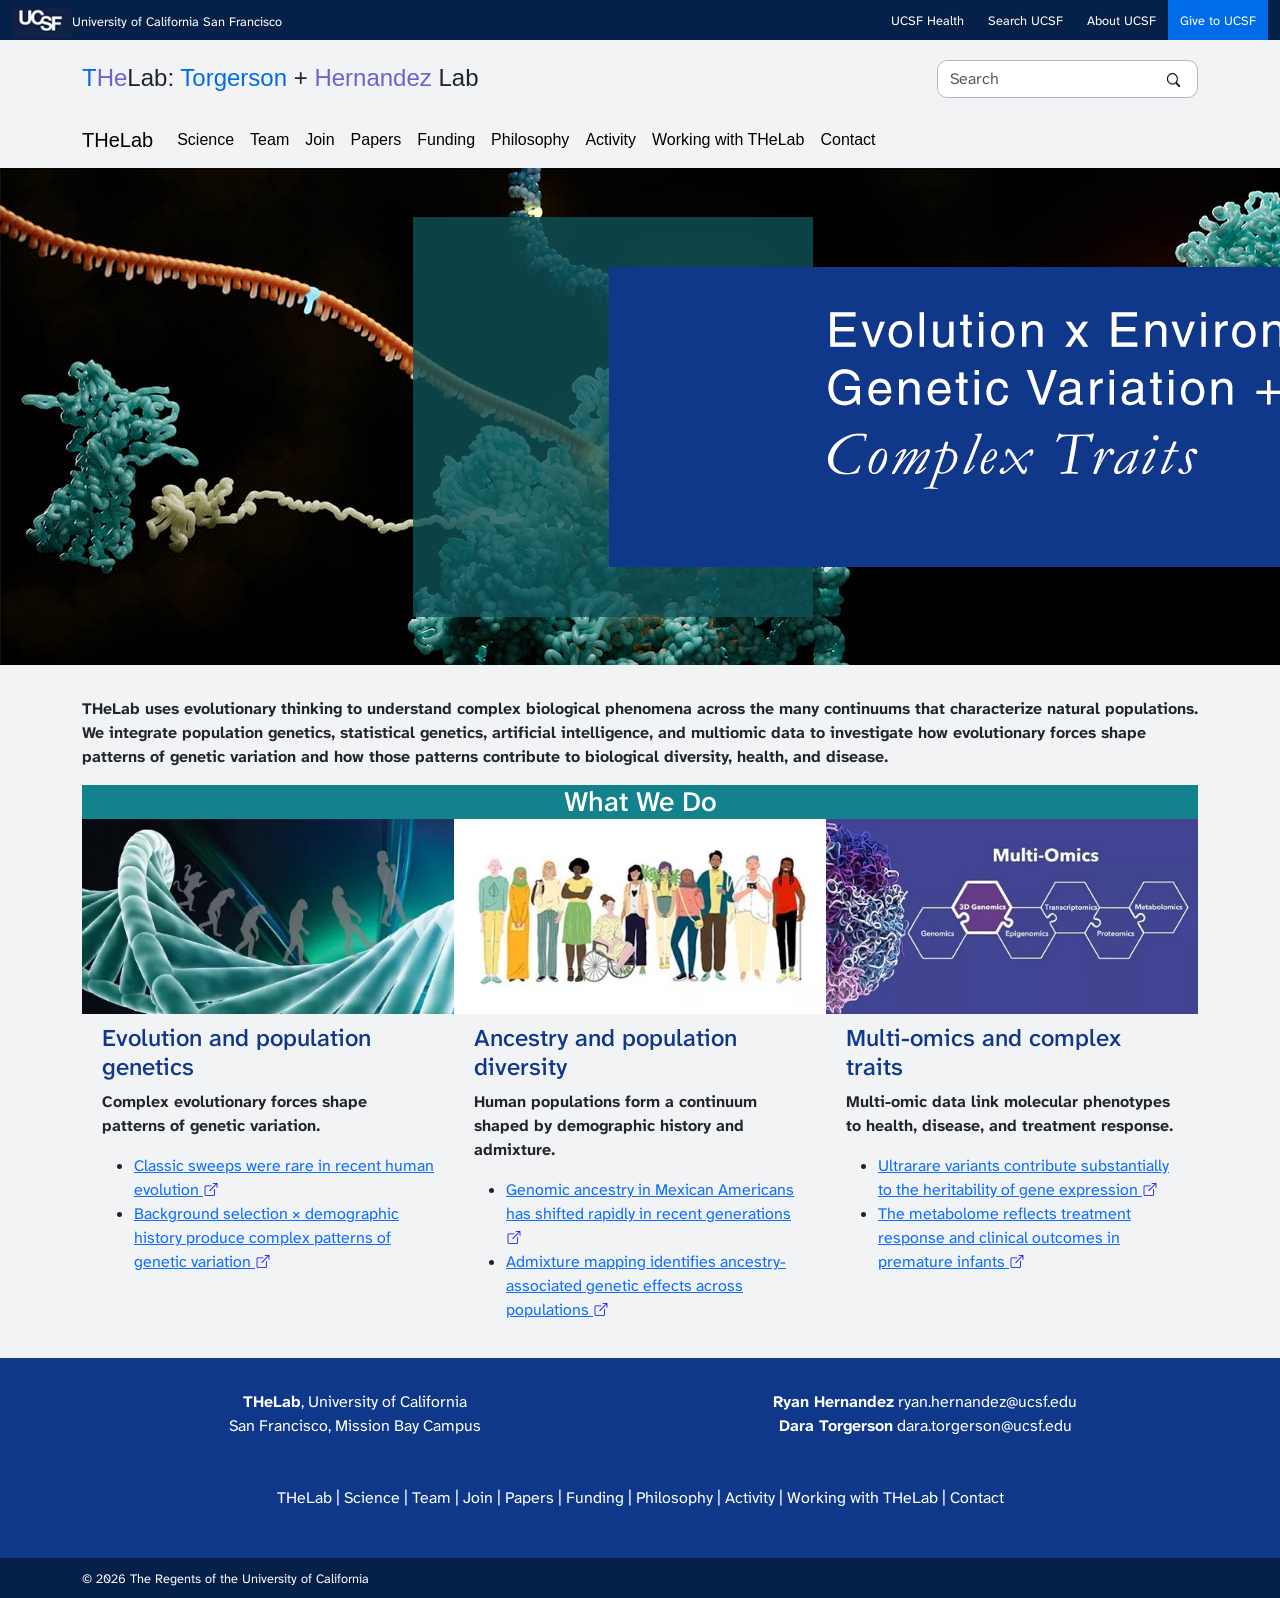
<file: index.html>
<!DOCTYPE html>
<html lang="en" class="h-100" data-bs-theme="auto"> 
    <head>
        <meta charset="utf-8">
        <meta name="viewport" content="width=device-width, initial-scale=1">
        <meta name="description" content="">
        <meta name="author" content="Mark Otto, Jacob Thornton, and Bootstrap contributors">
        <meta name="generator" content="Astro v5.13.2">
        <title>Mockup Page</title>  
        <link href="https://cdn.jsdelivr.net/npm/bootstrap@5.3.8/dist/css/bootstrap.min.css" rel="stylesheet" integrity="sha384-sRIl4kxILFvY47J16cr9ZwB07vP4J8+LH7qKQnuqkuIAvNWLzeN8tE5YBujZqJLB" crossorigin="anonymous">
        <link rel="stylesheet" type="text/css" href="styles.css">
        <link rel="stylesheet" type="text.css" href="filter.css">
        <link rel="preconnect" href="https://fonts.googleapis.com">
        <link rel="preconnect" href="https://fonts.gstatic.com" crossorigin>
        <link href="https://fonts.googleapis.com/css2?family=Atkinson+Hyperlegible+Next:ital,wght@0,200..800;1,200..800&display=swap" rel="stylesheet">
    </head>

    <body class="d-flex flex-column h-100">
    <main class="flex-shrink-0"> 

        <div class="ucsf-banner-nav bg-dark-blue font-white"><!-- UCSF main banner -->
            <div class="container top-header-container">
                <ul class="menu row">
                    <li class="first col-8"><a href="https://www.ucsf.edu/"><img src="images/logo.png">University of California San Francisco</a></li>
                    <li class="col"><a href="https://www.ucsfhealth.org/">UCSF Health</a></li>
                    <li class="col"><a href="https://www.ucsf.edu/search">Search UCSF</a></li>
                    <li class="col"><a href="https://www.ucsf.edu/about">About UCSF</a></li>                   
                    <li class="header-give col"><a href="https://giving.ucsf.edu/">Give to UCSF</a></li>
                </ul>
            </div>
        </div>

        <div class="container">
            <div class="row">
                <div class="col">
                    <p class="brand"><span class="brightblue">T</span><span class="purple">He</span>Lab: <span class="brightblue">Torgerson</span> + <span class="purple">Hernandez</span> Lab</p>
                </div>
            <div class="col-3">
                    <form class="d-flex" role="search">
                        <input class="form-control me-2" type="search" placeholder="Search" aria-label="Search"/>
                        <button class="btn btn-outline-searchbar" type="submit"><img src="images/searchglass.png" class="img-fluid"></button>
                    </form>
        </div>
        </div>
        </div>

        <nav class="navbar navbar-expand-lg">
            <div class="container">
                <a class="navbar-brand" href="index.html">THeLab</a>
                <button class="navbar-toggler" type="button" data-bs-toggle="collapse" data-bs-target="#navbarSupportedContent" aria-controls="navbarSupportedContent" aria-expanded="false" aria-label="Toggle navigation">
                    <span class="navbar-toggler-icon"></span>
                </button>
                <div class="collapse navbar-collapse" id="navbarSupportedContent">
                    <ul class="navbar-nav me-auto mb-2 mb-lg-0">
                        <li class="nav-item">
                            <a class="nav-link" href="science.html">Science</a>
                        </li>
                        <li class="nav-item">
                            <a class="nav-link" href="team.html">Team</a>
                        </li>
                        <li class="nav-item">
                            <a class="nav-link" href="join-thelab.html">Join</a>
                        </li>
                        <li class="nav-item">
                            <a class="nav-link" href="papers.html">Papers</a>
                        </li>
                        <li class="nav-item">
                            <a class="nav-link" href="funding.html">Funding</a>
                        </li>
                        <li class="nav-item">
                            <a class="nav-link" href="philosophy.html">Philosophy</a>
                        </li>
                        <li class="nav-item">
                            <a class="nav-link" href="activity.html">Activity</a>
                        </li>
                        <li class="nav-item">
                            <a class="nav-link" href="working-with-thelab.html">Working with THeLab</a>
                        </li>
                        <li class="nav-item">
                            <a class="nav-link" href="contact.html">Contact</a>
                        </li>
                    </ul>
                </div>
            </div>
        </nav>
        

        <div class="container-fluid hero">
            <!--<p class="big font-white">Evolution x Environment ><br>Genetic Variation +<br>Complex Traits</p>-->          
        </div>
        
          <div class="container homepagecontent">
            <p><strong>THeLab uses evolutionary thinking to understand complex biological phenomena across the many continuums that characterize natural populations. We integrate population genetics, statistical genetics, artificial intelligence, and multiomic data to investigate how evolutionary forces shape patterns of genetic variation and how those patterns contribute to biological diversity, health, and disease.</strong></p>
            <h2 class="homepg-intro">What We Do</h2>
            <div class="row what-we-do">
                <div class="col-4">
                    <div class="inner">
                    <img src="images/evolution.jpg" class="img-fluid">
                    <div class="inner-content">
                    <h3>Evolution and population genetics</h3>
                    <p><strong>Complex evolutionary forces shape patterns of genetic variation.</strong></p>
                    <ul>
                        <li data-list-item-id="ec15eb857916b6d381585497889e541b2">
                            <a href="https://www.science.org/doi/full/10.1126/science.1198878" target="blank">Classic sweeps were rare in recent human evolution<span class="visually-hidden">Opens in new tab</span> <svg xmlns="http://www.w3.org/2000/svg" width="16" height="16" fill="blue" class="bi bi-box-arrow-up-right" viewBox="0 0 16 20">
  <path fill-rule="evenodd" d="M8.636 3.5a.5.5 0 0 0-.5-.5H1.5A1.5 1.5 0 0 0 0 4.5v10A1.5 1.5 0 0 0 1.5 16h10a1.5 1.5 0 0 0 1.5-1.5V7.864a.5.5 0 0 0-1 0V14.5a.5.5 0 0 1-.5.5h-10a.5.5 0 0 1-.5-.5v-10a.5.5 0 0 1 .5-.5h6.636a.5.5 0 0 0 .5-.5"/>
  <path fill-rule="evenodd" d="M16 .5a.5.5 0 0 0-.5-.5h-5a.5.5 0 0 0 0 1h3.793L6.146 9.146a.5.5 0 1 0 .708.708L15 1.707V5.5a.5.5 0 0 0 1 0z"/>
</svg></a>
                        </li>
                        <li data-list-item-id="e464949142f0201080607618e4a35508f">
                            <a href="https://journals.plos.org/plosgenetics/article?id=10.1371/journal.pgen.1007387" target="blank">Background selection × demographic history produce complex patterns of genetic variation<span class="visually-hidden">Opens in new tab</span> <svg xmlns="http://www.w3.org/2000/svg" width="16" height="16" fill="blue" class="bi bi-box-arrow-up-right" viewBox="0 0 16 20">
  <path fill-rule="evenodd" d="M8.636 3.5a.5.5 0 0 0-.5-.5H1.5A1.5 1.5 0 0 0 0 4.5v10A1.5 1.5 0 0 0 1.5 16h10a1.5 1.5 0 0 0 1.5-1.5V7.864a.5.5 0 0 0-1 0V14.5a.5.5 0 0 1-.5.5h-10a.5.5 0 0 1-.5-.5v-10a.5.5 0 0 1 .5-.5h6.636a.5.5 0 0 0 .5-.5"/>
  <path fill-rule="evenodd" d="M16 .5a.5.5 0 0 0-.5-.5h-5a.5.5 0 0 0 0 1h3.793L6.146 9.146a.5.5 0 1 0 .708.708L15 1.707V5.5a.5.5 0 0 0 1 0z"/>
</svg></a>
                        </li>
                    </ul>
                </div>
                   </div>
                </div>
                <div class="col-4">
                    <div class="inner">
                    <img src="images/ancestry.jpg" class="img-fluid">
                    <div class="inner-content">
                    <h3>Ancestry and population diversity</h3>
                    <p><strong>Human populations form a continuum shaped by demographic history and admixture.</strong></p>
                    <ul>
                        <li data-list-item-id="e3998009038f26965a669330e0d438add">
                            <a href="https://elifesciences.org/articles/56029" target="blank">Genomic ancestry in Mexican Americans has shifted rapidly in recent generations<span class="visually-hidden">Opens in new tab</span> <svg xmlns="http://www.w3.org/2000/svg" width="16" height="16" fill="blue" class="bi bi-box-arrow-up-right" viewBox="0 0 16 20">
  <path fill-rule="evenodd" d="M8.636 3.5a.5.5 0 0 0-.5-.5H1.5A1.5 1.5 0 0 0 0 4.5v10A1.5 1.5 0 0 0 1.5 16h10a1.5 1.5 0 0 0 1.5-1.5V7.864a.5.5 0 0 0-1 0V14.5a.5.5 0 0 1-.5.5h-10a.5.5 0 0 1-.5-.5v-10a.5.5 0 0 1 .5-.5h6.636a.5.5 0 0 0 .5-.5"/>
  <path fill-rule="evenodd" d="M16 .5a.5.5 0 0 0-.5-.5h-5a.5.5 0 0 0 0 1h3.793L6.146 9.146a.5.5 0 1 0 .708.708L15 1.707V5.5a.5.5 0 0 0 1 0z"/>
</svg></a>
                        </li>
                        <li data-list-item-id="e1d46978c5855eba5879f3e5a49547c9c">
                            <a href="https://www.jacionline.org/article/S0091-6749(18)31274-0/fulltext" target="blank">Admixture mapping identifies ancestry-associated genetic effects across populations<span class="visually-hidden">Opens in new tab</span> <svg xmlns="http://www.w3.org/2000/svg" width="16" height="16" fill="blue" class="bi bi-box-arrow-up-right" viewBox="0 0 16 20">
  <path fill-rule="evenodd" d="M8.636 3.5a.5.5 0 0 0-.5-.5H1.5A1.5 1.5 0 0 0 0 4.5v10A1.5 1.5 0 0 0 1.5 16h10a1.5 1.5 0 0 0 1.5-1.5V7.864a.5.5 0 0 0-1 0V14.5a.5.5 0 0 1-.5.5h-10a.5.5 0 0 1-.5-.5v-10a.5.5 0 0 1 .5-.5h6.636a.5.5 0 0 0 .5-.5"/>
  <path fill-rule="evenodd" d="M16 .5a.5.5 0 0 0-.5-.5h-5a.5.5 0 0 0 0 1h3.793L6.146 9.146a.5.5 0 1 0 .708.708L15 1.707V5.5a.5.5 0 0 0 1 0z"/>
</svg></a>
                        </li>
                    </ul>
                </div>
                    </div>
                </div>
                <div class="col-4">
                    <div class="inner">
                    <img src="images/multiomics.jpg" class="img-fluid">
                    <div class="inner-content">
                    <h3>Multi-omics and complex traits</h3>
                    <p><strong>Multi-omic data link molecular phenotypes to health, disease, and treatment response.</strong></p>
                    <ul>
                        <li data-list-item-id="e71e3ff953231f49d2a0fef33bf4617f4">
                            <a href="https://www.nature.com/articles/s41588-019-0487-7" target="blank">Ultrarare variants contribute substantially to the heritability of gene expression<span class="visually-hidden">Opens in new tab</span> <svg xmlns="http://www.w3.org/2000/svg" width="16" height="16" fill="blue" class="bi bi-box-arrow-up-right" viewBox="0 0 16 20">
  <path fill-rule="evenodd" d="M8.636 3.5a.5.5 0 0 0-.5-.5H1.5A1.5 1.5 0 0 0 0 4.5v10A1.5 1.5 0 0 0 1.5 16h10a1.5 1.5 0 0 0 1.5-1.5V7.864a.5.5 0 0 0-1 0V14.5a.5.5 0 0 1-.5.5h-10a.5.5 0 0 1-.5-.5v-10a.5.5 0 0 1 .5-.5h6.636a.5.5 0 0 0 .5-.5"/>
  <path fill-rule="evenodd" d="M16 .5a.5.5 0 0 0-.5-.5h-5a.5.5 0 0 0 0 1h3.793L6.146 9.146a.5.5 0 1 0 .708.708L15 1.707V5.5a.5.5 0 0 0 1 0z"/>
</svg></a>
                        </li>
                        <li data-list-item-id="ed7b535c4dae4774638028c970af2c01b">
                            <a href="https://www.mdpi.com/2218-1989/13/9/971" target="blank">The metabolome reflects treatment response and clinical outcomes in premature infants<span class="visually-hidden">Opens in new tab</span> <svg xmlns="http://www.w3.org/2000/svg" width="16" height="16" fill="blue" class="bi bi-box-arrow-up-right" viewBox="0 0 16 20">
  <path fill-rule="evenodd" d="M8.636 3.5a.5.5 0 0 0-.5-.5H1.5A1.5 1.5 0 0 0 0 4.5v10A1.5 1.5 0 0 0 1.5 16h10a1.5 1.5 0 0 0 1.5-1.5V7.864a.5.5 0 0 0-1 0V14.5a.5.5 0 0 1-.5.5h-10a.5.5 0 0 1-.5-.5v-10a.5.5 0 0 1 .5-.5h6.636a.5.5 0 0 0 .5-.5"/>
  <path fill-rule="evenodd" d="M16 .5a.5.5 0 0 0-.5-.5h-5a.5.5 0 0 0 0 1h3.793L6.146 9.146a.5.5 0 1 0 .708.708L15 1.707V5.5a.5.5 0 0 0 1 0z"/>
</svg></a>
                        </li>
                    </ul>
                </div>
                    </div>
                </div>
            </div>

        </div>
        
        
        <!-- end container -->

    </main>

    <footer class="footer mt-auto bg-med-blue">
        <div class="container font-white navfooter">
            <div class="row">
                <div class="col footerinfo">
                    <p><strong>THeLab</strong>, University of California<br>San Francisco, Mission Bay Campus</p>
                </div>
                <div class="col footerinfo"><p><strong>Ryan Hernandez</strong> ryan.hernandez@ucsf.edu<br><strong>Dara Torgerson</strong> dara.torgerson@ucsf.edu</p>
                </div>
            </div>
            <p class="footernav"><a href="index.html">THeLab</a> | <a href="science.html">Science</a> | <a href="team.html">Team</a> | <a href="join-thelab.html">Join</a> | <a href="papers.html">Papers</a> | <a href="funding.html">Funding</a> | <a href="philosophy.html">Philosophy</a> | <a href="activity.html">Activity</a> | <a href="working-with-thelab.html">Working with THeLab</a> | <a href="contact.html">Contact</a></p></div>
            <div class="container-fluid bg-dark-blue copyfoot"> 
                <div class="container">
                    <span class="font-white copy">&copy; 2026 The Regents of the University of California</span>
                </div>
            </div> 
        </div>
    </footer> 


        <script src="https://cdn.jsdelivr.net/npm/bootstrap@5.3.8/dist/js/bootstrap.bundle.min.js" integrity="sha384-FKyoEForCGlyvwx9Hj09JcYn3nv7wiPVlz7YYwJrWVcXK/BmnVDxM+D2scQbITxI" crossorigin="anonymous"></script> 
    </body>

</html>
</file>
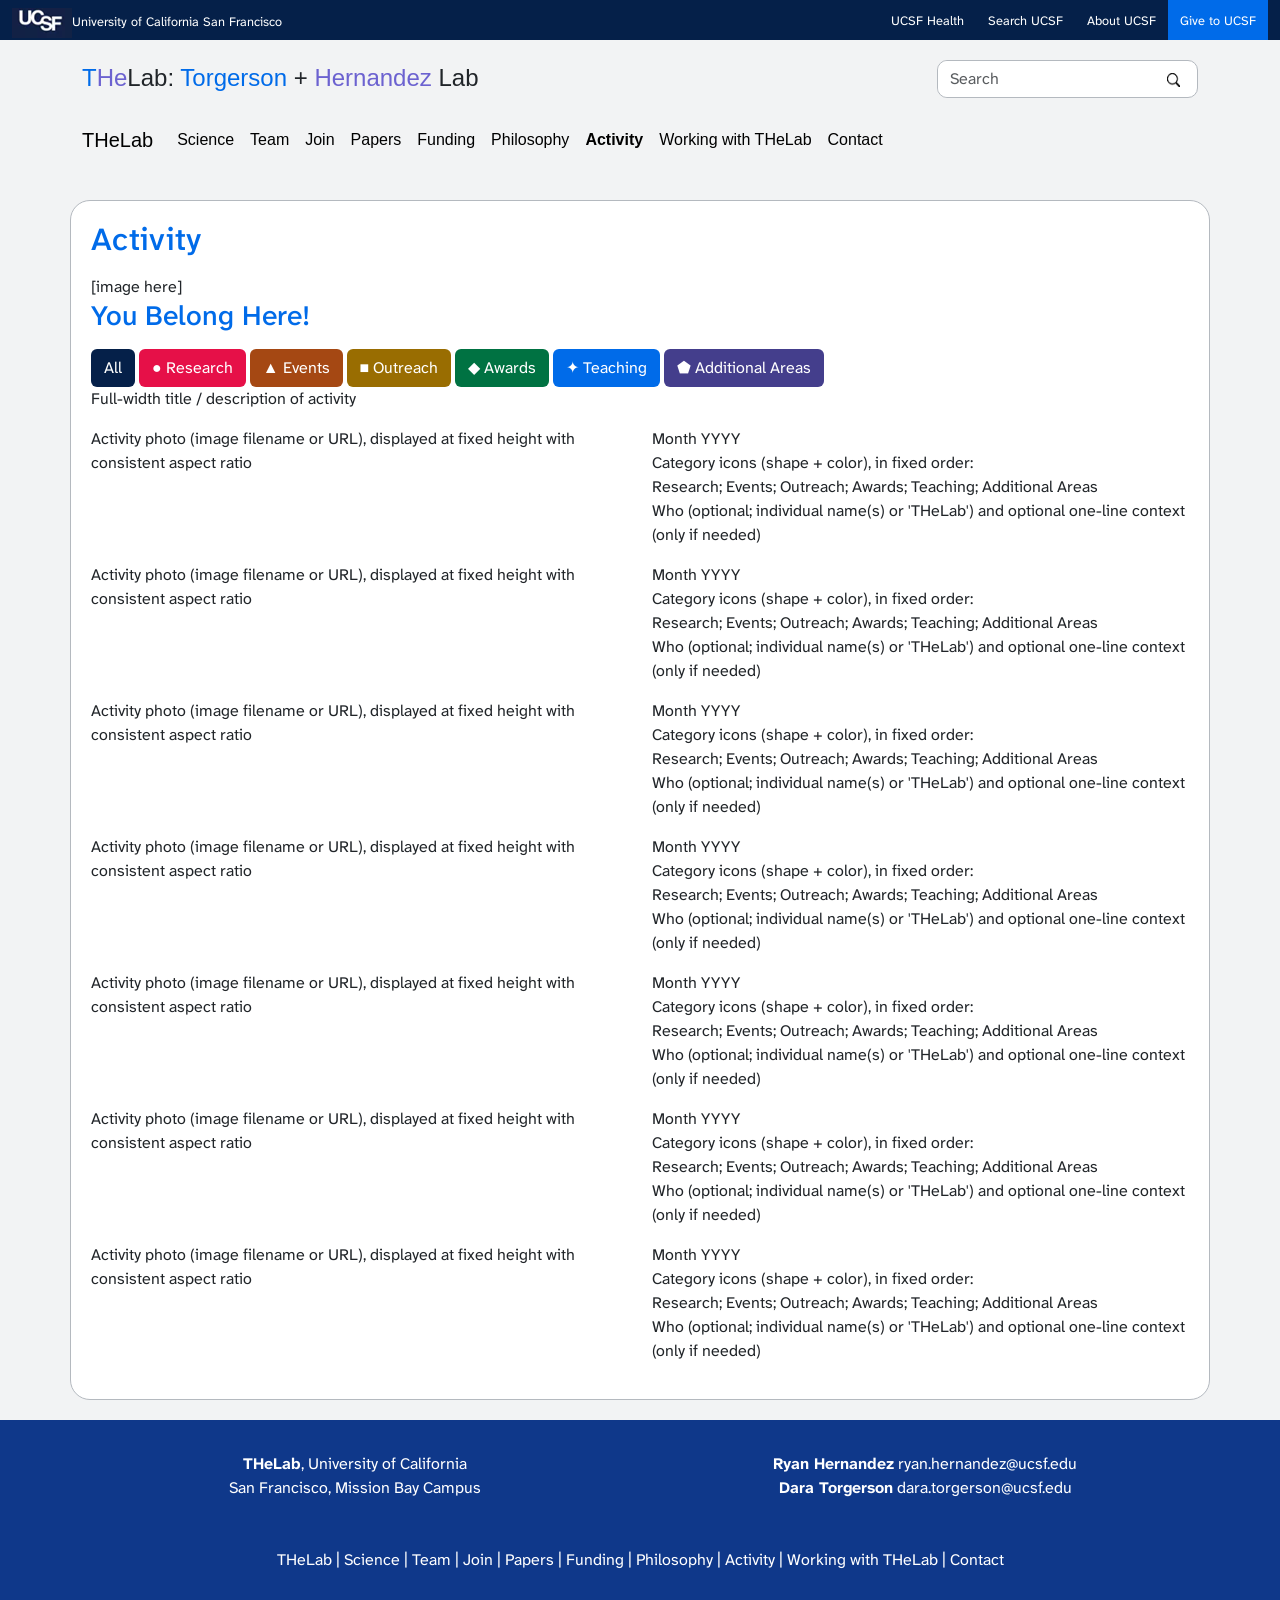
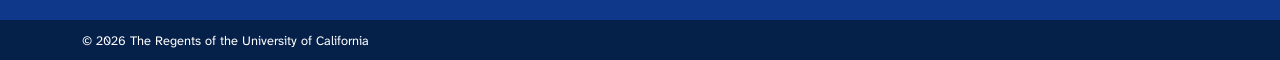
<file: activity.html>
<!DOCTYPE html>
<html lang="en" class="h-100" data-bs-theme="auto"> 
    <head>
        <meta charset="utf-8">
        <meta name="viewport" content="width=device-width, initial-scale=1">
        <meta name="description" content="">
        <meta name="author" content="Mark Otto, Jacob Thornton, and Bootstrap contributors">
        <meta name="generator" content="Astro v5.13.2">
        <title>Mockup Page</title>  
        <link href="https://cdn.jsdelivr.net/npm/bootstrap@5.3.8/dist/css/bootstrap.min.css" rel="stylesheet" integrity="sha384-sRIl4kxILFvY47J16cr9ZwB07vP4J8+LH7qKQnuqkuIAvNWLzeN8tE5YBujZqJLB" crossorigin="anonymous">
        <link rel="stylesheet" type="text/css" href="styles.css">
        <link rel="stylesheet" type="text.css" href="filter.css">
        <link rel="preconnect" href="https://fonts.googleapis.com">
        <link rel="preconnect" href="https://fonts.gstatic.com" crossorigin>
        <link href="https://fonts.googleapis.com/css2?family=Atkinson+Hyperlegible+Next:ital,wght@0,200..800;1,200..800&display=swap" rel="stylesheet">
    </head>

    <body class="d-flex flex-column h-100">
    <main class="flex-shrink-0"> 

        <div class="ucsf-banner-nav bg-dark-blue font-white"><!-- UCSF main banner -->
            <div class="container top-header-container">
                <ul class="menu row">
                    <li class="first col-8"><a href="https://www.ucsf.edu/"><img src="images/logo.png">University of California San Francisco</a></li>
                    <li class="col"><a href="https://www.ucsfhealth.org/">UCSF Health</a></li>
                    <li class="col"><a href="https://www.ucsf.edu/search">Search UCSF</a></li>
                    <li class="col"><a href="https://www.ucsf.edu/about">About UCSF</a></li>                   
                    <li class="header-give col"><a href="https://giving.ucsf.edu/">Give to UCSF</a></li>
                </ul>
            </div>
        </div>

        <div class="container">
            <div class="row">
                <div class="col">
                    <p class="brand"><span class="brightblue">T</span><span class="purple">He</span>Lab: <span class="brightblue">Torgerson</span> + <span class="purple">Hernandez</span> Lab</p>
                </div>
            <div class="col-3">
                    <form class="d-flex" role="search">
                        <input class="form-control me-2" type="search" placeholder="Search" aria-label="Search"/>
                        <button class="btn btn-outline-searchbar" type="submit"><img src="images/searchglass.png" class="img-fluid"></button>
                    </form>
        </div>
        </div>
        </div>

        <nav class="navbar navbar-expand-lg">
            <div class="container">
                <a class="navbar-brand" href="index.html">THeLab</a>
                <button class="navbar-toggler" type="button" data-bs-toggle="collapse" data-bs-target="#navbarSupportedContent" aria-controls="navbarSupportedContent" aria-expanded="false" aria-label="Toggle navigation">
                    <span class="navbar-toggler-icon"></span>
                </button>
                <div class="collapse navbar-collapse" id="navbarSupportedContent">
                    <ul class="navbar-nav me-auto mb-2 mb-lg-0">
                        <li class="nav-item">
                            <a class="nav-link" href="science.html">Science</a>
                        </li>
                        <li class="nav-item">
                            <a class="nav-link" href="team.html">Team</a>
                        </li>
                        <li class="nav-item">
                            <a class="nav-link" href="join-thelab.html">Join</a>
                        </li>
                        <li class="nav-item">
                            <a class="nav-link" href="papers.html">Papers</a>
                        </li>
                        <li class="nav-item">
                            <a class="nav-link" href="funding.html">Funding</a>
                        </li>
                        <li class="nav-item">
                            <a class="nav-link" href="philosophy.html">Philosophy</a>
                        </li>
                        <li class="nav-item">
                            <a class="nav-link active" href="activity.html" aria-current="page">Activity</a>
                        </li>
                        <li class="nav-item">
                            <a class="nav-link" href="working-with-thelab.html">Working with THeLab</a>
                        </li>
                        <li class="nav-item">
                            <a class="nav-link" href="contact.html">Contact</a>
                        </li>
                    </ul>
                </div>
            </div>
        </nav>
        
        <div class="container-fluid maincontent">
            <div class="container">
            <h1>Activity</h1> 
            [image here]
            <h2>You Belong Here!</h2>
            <div id="myBtnContainer" class="colorbar">
                <button class="btn font-white allbg" onclick="filterSelection('all')">All</button>
                <button class="btn font-white redbg" onclick="filterSelection('research')">● Research</button>
                <button class="btn font-white orangebg" onclick="filterSelection('events')">▲ Events</button>
                <button class="btn font-white yellowbg" onclick="filterSelection('outreach')">■ Outreach</button>
                <button class="btn font-white greenbg" onclick="filterSelection('awards')">◆ Awards</button>
                <button class="btn font-white brightbluebg" onclick="filterSelection('teaching')">✦ Teaching</button>
                <button class="btn font-white purplebg" onclick="filterSelection('additional')">⬟ Additional Areas</button>
            </div>
            <p>Full-width title / description of activity</p>
            <div class="row">
                <div class="col-6">
                    <p>Activity photo (image filename or URL), displayed at fixed height with consistent aspect ratio</p>
                </div>
                <div class="col-6">
                    <p>Month YYYY<br>Category icons (shape + color), in fixed order:<br>Research; Events; Outreach; Awards; Teaching; Additional Areas<br>Who (optional; individual name(s) or 'THeLab') and optional one-line context (only if needed)</p>
                </div>
            </div>

                        <div class="row">
                <div class="col-6">
                    <p>Activity photo (image filename or URL), displayed at fixed height with consistent aspect ratio</p>
                </div>
                <div class="col-6">
                    <p>Month YYYY<br>Category icons (shape + color), in fixed order:<br>Research; Events; Outreach; Awards; Teaching; Additional Areas<br>Who (optional; individual name(s) or 'THeLab') and optional one-line context (only if needed)</p>
                </div>
            </div>

                        <div class="row">
                <div class="col-6">
                    <p>Activity photo (image filename or URL), displayed at fixed height with consistent aspect ratio</p>
                </div>
                <div class="col-6">
                    <p>Month YYYY<br>Category icons (shape + color), in fixed order:<br>Research; Events; Outreach; Awards; Teaching; Additional Areas<br>Who (optional; individual name(s) or 'THeLab') and optional one-line context (only if needed)</p>
                </div>
            </div>

            
                        <div class="row">
                <div class="col-6">
                    <p>Activity photo (image filename or URL), displayed at fixed height with consistent aspect ratio</p>
                </div>
                <div class="col-6">
                    <p>Month YYYY<br>Category icons (shape + color), in fixed order:<br>Research; Events; Outreach; Awards; Teaching; Additional Areas<br>Who (optional; individual name(s) or 'THeLab') and optional one-line context (only if needed)</p>
                </div>
            </div>

            
                        <div class="row">
                <div class="col-6">
                    <p>Activity photo (image filename or URL), displayed at fixed height with consistent aspect ratio</p>
                </div>
                <div class="col-6">
                    <p>Month YYYY<br>Category icons (shape + color), in fixed order:<br>Research; Events; Outreach; Awards; Teaching; Additional Areas<br>Who (optional; individual name(s) or 'THeLab') and optional one-line context (only if needed)</p>
                </div>
            </div>

            
                        <div class="row">
                <div class="col-6">
                    <p>Activity photo (image filename or URL), displayed at fixed height with consistent aspect ratio</p>
                </div>
                <div class="col-6">
                    <p>Month YYYY<br>Category icons (shape + color), in fixed order:<br>Research; Events; Outreach; Awards; Teaching; Additional Areas<br>Who (optional; individual name(s) or 'THeLab') and optional one-line context (only if needed)</p>
                </div>
            </div>

            
                        <div class="row">
                <div class="col-6">
                    <p>Activity photo (image filename or URL), displayed at fixed height with consistent aspect ratio</p>
                </div>
                <div class="col-6">
                    <p>Month YYYY<br>Category icons (shape + color), in fixed order:<br>Research; Events; Outreach; Awards; Teaching; Additional Areas<br>Who (optional; individual name(s) or 'THeLab') and optional one-line context (only if needed)</p>
                </div>
            </div>
        </div><!-- end container -->

    </main>

    <footer class="footer mt-auto bg-med-blue">
        <div class="container font-white navfooter">
            <div class="row">
                <div class="col footerinfo">
                    <p><strong>THeLab</strong>, University of California<br>San Francisco, Mission Bay Campus</p>
                </div>
                <div class="col footerinfo"><p><strong>Ryan Hernandez</strong> ryan.hernandez@ucsf.edu<br><strong>Dara Torgerson</strong> dara.torgerson@ucsf.edu</p>
                </div>
            </div>
            <p class="footernav"><a href="index.html">THeLab</a> | <a href="science.html">Science</a> | <a href="team.html">Team</a> | <a href="join-thelab.html">Join</a> | <a href="papers.html">Papers</a> | <a href="funding.html">Funding</a> | <a href="philosophy.html">Philosophy</a> | <a href="activity.html">Activity</a> | <a href="working-with-thelab.html">Working with THeLab</a> | <a href="contact.html">Contact</a></p></div>
            <div class="container-fluid bg-dark-blue copyfoot"> 
                <div class="container">
                    <span class="font-white copy">&copy; 2026 The Regents of the University of California</span>
                </div>
            </div> 
        </div>
    </footer> 


        <script src="https://cdn.jsdelivr.net/npm/bootstrap@5.3.8/dist/js/bootstrap.bundle.min.js" integrity="sha384-FKyoEForCGlyvwx9Hj09JcYn3nv7wiPVlz7YYwJrWVcXK/BmnVDxM+D2scQbITxI" crossorigin="anonymous"></script> 
    </body>

</html>
</file>
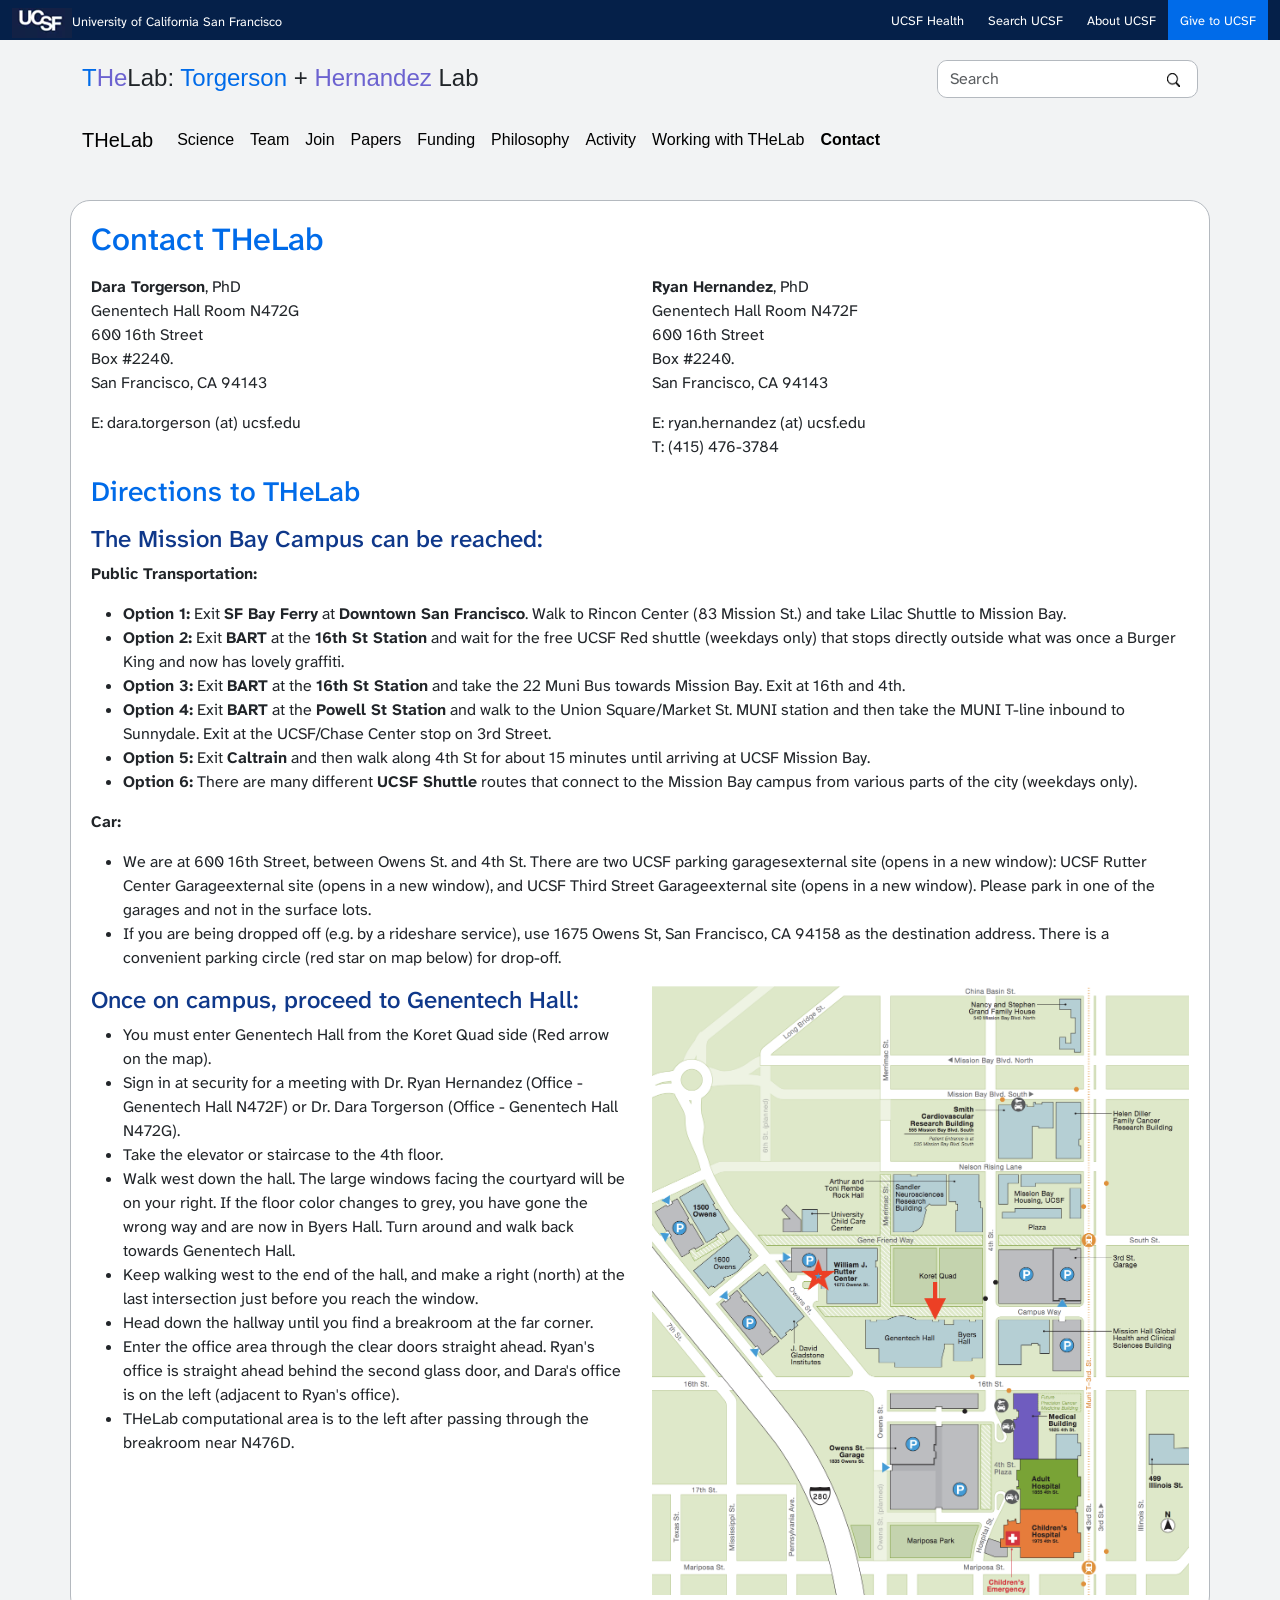
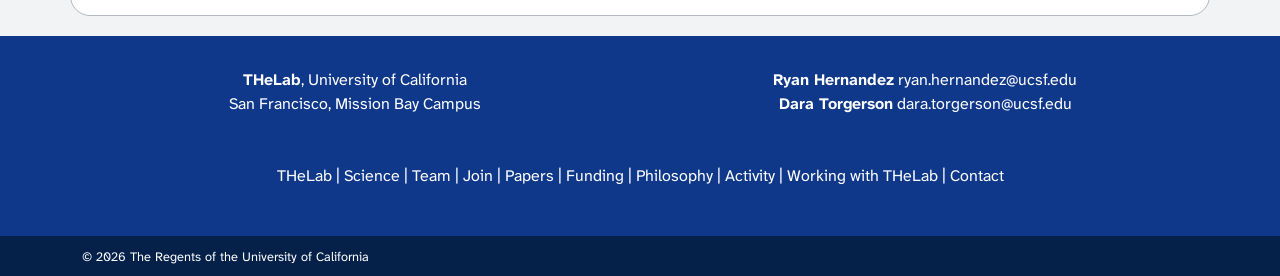
<file: contact.html>
<!DOCTYPE html>
<html lang="en" class="h-100" data-bs-theme="auto"> 
    <head>
        <meta charset="utf-8">
        <meta name="viewport" content="width=device-width, initial-scale=1">
        <meta name="description" content="">
        <meta name="author" content="Mark Otto, Jacob Thornton, and Bootstrap contributors">
        <meta name="generator" content="Astro v5.13.2">
        <title>Mockup Page</title>  
        <link href="https://cdn.jsdelivr.net/npm/bootstrap@5.3.8/dist/css/bootstrap.min.css" rel="stylesheet" integrity="sha384-sRIl4kxILFvY47J16cr9ZwB07vP4J8+LH7qKQnuqkuIAvNWLzeN8tE5YBujZqJLB" crossorigin="anonymous">
        <link rel="stylesheet" type="text/css" href="styles.css">
        <link rel="preconnect" href="https://fonts.googleapis.com">
        <link rel="preconnect" href="https://fonts.gstatic.com" crossorigin>
        <link href="https://fonts.googleapis.com/css2?family=Atkinson+Hyperlegible+Next:ital,wght@0,200..800;1,200..800&display=swap" rel="stylesheet">
    </head>

    <body class="d-flex flex-column h-100">
    <main class="flex-shrink-0"> 

        <div class="ucsf-banner-nav bg-dark-blue font-white"><!-- UCSF main banner -->
            <div class="container top-header-container">
                <ul class="menu row">
                    <li class="first col-8"><a href="https://www.ucsf.edu/"><img src="images/logo.png">University of California San Francisco</a></li>
                    <li class="col"><a href="https://www.ucsfhealth.org/">UCSF Health</a></li>
                    <li class="col"><a href="https://www.ucsf.edu/search">Search UCSF</a></li>
                    <li class="col"><a href="https://www.ucsf.edu/about">About UCSF</a></li>                   
                    <li class="header-give col"><a href="https://giving.ucsf.edu/">Give to UCSF</a></li>
                </ul>
            </div>
        </div>

        <div class="container">
            <div class="row">
                <div class="col">
                    <p class="brand"><span class="brightblue">T</span><span class="purple">He</span>Lab: <span class="brightblue">Torgerson</span> + <span class="purple">Hernandez</span> Lab</p>
                </div>
            <div class="col-3">
                    <form class="d-flex" role="search">
                        <input class="form-control me-2" type="search" placeholder="Search" aria-label="Search"/>
                        <button class="btn btn-outline-searchbar" type="submit"><img src="images/searchglass.png" class="img-fluid"></button>
                    </form>
        </div>
        </div>
        </div>

        <nav class="navbar navbar-expand-lg">
            <div class="container">
                <a class="navbar-brand" href="index.html">THeLab</a>
                <button class="navbar-toggler" type="button" data-bs-toggle="collapse" data-bs-target="#navbarSupportedContent" aria-controls="navbarSupportedContent" aria-expanded="false" aria-label="Toggle navigation">
                    <span class="navbar-toggler-icon"></span>
                </button>
                <div class="collapse navbar-collapse" id="navbarSupportedContent">
                    <ul class="navbar-nav me-auto mb-2 mb-lg-0">
                        <li class="nav-item">
                            <a class="nav-link" href="science.html">Science</a>
                        </li>
                        <li class="nav-item">
                            <a class="nav-link" href="team.html">Team</a>
                        </li>
                        <li class="nav-item">
                            <a class="nav-link" href="join-thelab.html">Join</a>
                        </li>
                        <li class="nav-item">
                            <a class="nav-link" href="papers.html">Papers</a>
                        </li>
                        <li class="nav-item">
                            <a class="nav-link" href="funding.html">Funding</a>
                        </li>
                        <li class="nav-item">
                            <a class="nav-link" href="philosophy.html">Philosophy</a>
                        </li>
                        <li class="nav-item">
                            <a class="nav-link" href="activity.html">Activity</a>
                        </li>
                        <li class="nav-item">
                            <a class="nav-link" href="working-with-thelab.html">Working with THeLab</a>
                        </li>
                        <li class="nav-item">
                            <a class="nav-link active" href="contact.html" aria-current="page">Contact</a>
                        </li>
                    </ul>
                </div>
            </div>
        </nav>
        
        <div class="container-fluid maincontent">
            <div class="container">
            <h1>Contact THeLab</h1>
            <div class="row">
                <div class="col">
                    <p><strong>Dara Torgerson</strong>, PhD<br>Genentech Hall Room N472G<br>600 16th Street<br>Box #2240.<br>San Francisco, CA  94143</p>
                    <p>E: dara.torgerson (at) ucsf.edu</p>
                </div>
                <div class="col">
                    <p><strong>Ryan Hernandez</strong>, PhD<br>Genentech Hall Room N472F<br>600 16th Street<br>Box #2240.<br>San Francisco, CA 94143</p>
                    <p>E: ryan.hernandez (at) ucsf.edu<br>T: (415) 476-3784</p>
                </div>
            </div>
            <h2>Directions to THeLab</h2>
            <h3>The Mission Bay Campus can be reached:</h3>
            <p><strong>Public Transportation:</strong></p>
            <ul>
                <li><strong>Option 1:</strong> Exit <strong>SF Bay Ferry</strong> at <strong>Downtown San Francisco</strong>. Walk to Rincon Center (83 Mission St.) and take Lilac Shuttle to Mission Bay.</li>
                <li><strong>Option 2:</strong> Exit <strong>BART</strong> at the <strong>16th St Station</strong> and wait for the free UCSF Red shuttle (weekdays only) that stops directly outside what was once a Burger King and now has lovely graffiti.</li>
                <li><strong>Option 3:</strong> Exit <strong>BART</strong> at the <strong>16th St Station</strong> and take the 22 Muni Bus towards Mission Bay. Exit at 16th and 4th.</li>
                <li><strong>Option 4:</strong> Exit <strong>BART</strong> at the <strong>Powell St Station</strong> and walk to the Union Square/Market St. MUNI station and then take the MUNI T-line inbound to Sunnydale. Exit at the UCSF/Chase Center stop on 3rd Street.</li>
                <li><strong>Option 5:</strong> Exit <strong>Caltrain</strong> and then walk along 4th St for about 15 minutes until arriving at UCSF Mission Bay.</li>
                <li><strong>Option 6:</strong> There are many different <strong>UCSF Shuttle</strong> routes that connect to the Mission Bay campus from various parts of the city (weekdays only).</li>
            </ul>
            <p><strong>Car:</strong></p>
            <ul>
                <li>We are at 600 16th Street, between Owens St. and 4th St. There are two UCSF parking garagesexternal site (opens in a new window): UCSF Rutter Center Garageexternal site (opens in a new window), and UCSF Third Street Garageexternal site (opens in a new window). Please park in one of the garages and not in the surface lots.</li>
                <li>If you are being dropped off (e.g. by a rideshare service), use 1675 Owens St, San Francisco, CA 94158 as the destination address. There is a convenient parking circle (red star on map below) for drop-off.</li>
            </ul>
            <div class="row">
                <div class="col-6">
            <h3>Once on campus, proceed to Genentech Hall:</h3>
            <ul>
                <li>You must enter Genentech Hall from the Koret Quad side (Red arrow on the map).</li>
                <li>Sign in at security for a meeting with Dr. Ryan Hernandez (Office - Genentech Hall N472F) or Dr. Dara Torgerson (Office - Genentech Hall N472G).</li>
                <li>Take the elevator or staircase to the 4th floor.</li>
                <li>Walk west down the hall. The large windows facing the courtyard will be on your right. If the floor color changes to grey, you have gone the wrong way and are now in Byers Hall. Turn around and walk back towards Genentech Hall.</li>
                <li>Keep walking west to the end of the hall, and make a right (north) at the last intersection just before you reach the window.</li>
                <li>Head down the hallway until you find a breakroom at the far corner.</li> 
                <li>Enter the office area through the clear doors straight ahead. Ryan's office is straight ahead behind the second glass door, and Dara's office is on the left (adjacent to Ryan's office).</li> 
                <li>THeLab computational area is to the left after passing through the breakroom near N476D.</li>
            </ul>
        </div>
        <div class="col-6">
            <img src="images/map_to_mission_bay.png" class="img-fluid" alt="Map of UCSF Mission Bay Campus, with directions to Genentech Hall indicated">
        </div>
    </div>
    </div>
        </div><!-- end container -->

    </main>

    <footer class="footer mt-auto bg-med-blue">
        <div class="container font-white navfooter">
            <div class="row">
                <div class="col footerinfo">
                    <p><strong>THeLab</strong>, University of California<br>San Francisco, Mission Bay Campus</p>
                </div>
                <div class="col footerinfo"><p><strong>Ryan Hernandez</strong> ryan.hernandez@ucsf.edu<br><strong>Dara Torgerson</strong> dara.torgerson@ucsf.edu</p>
                </div>
            </div>
            <p class="footernav"><a href="index.html">THeLab</a> | <a href="science.html">Science</a> | <a href="team.html">Team</a> | <a href="join-thelab.html">Join</a> | <a href="papers.html">Papers</a> | <a href="funding.html">Funding</a> | <a href="philosophy.html">Philosophy</a> | <a href="activity.html">Activity</a> | <a href="working-with-thelab.html">Working with THeLab</a> | <a href="contact.html">Contact</a></p></div>
            <div class="container-fluid bg-dark-blue copyfoot"> 
                <div class="container">
                    <span class="font-white copy">&copy; 2026 The Regents of the University of California</span>
                </div>
            </div> 
        </div>
    </footer> 


        <script src="https://cdn.jsdelivr.net/npm/bootstrap@5.3.8/dist/js/bootstrap.bundle.min.js" integrity="sha384-FKyoEForCGlyvwx9Hj09JcYn3nv7wiPVlz7YYwJrWVcXK/BmnVDxM+D2scQbITxI" crossorigin="anonymous"></script> 
    </body>

</html>
</file>
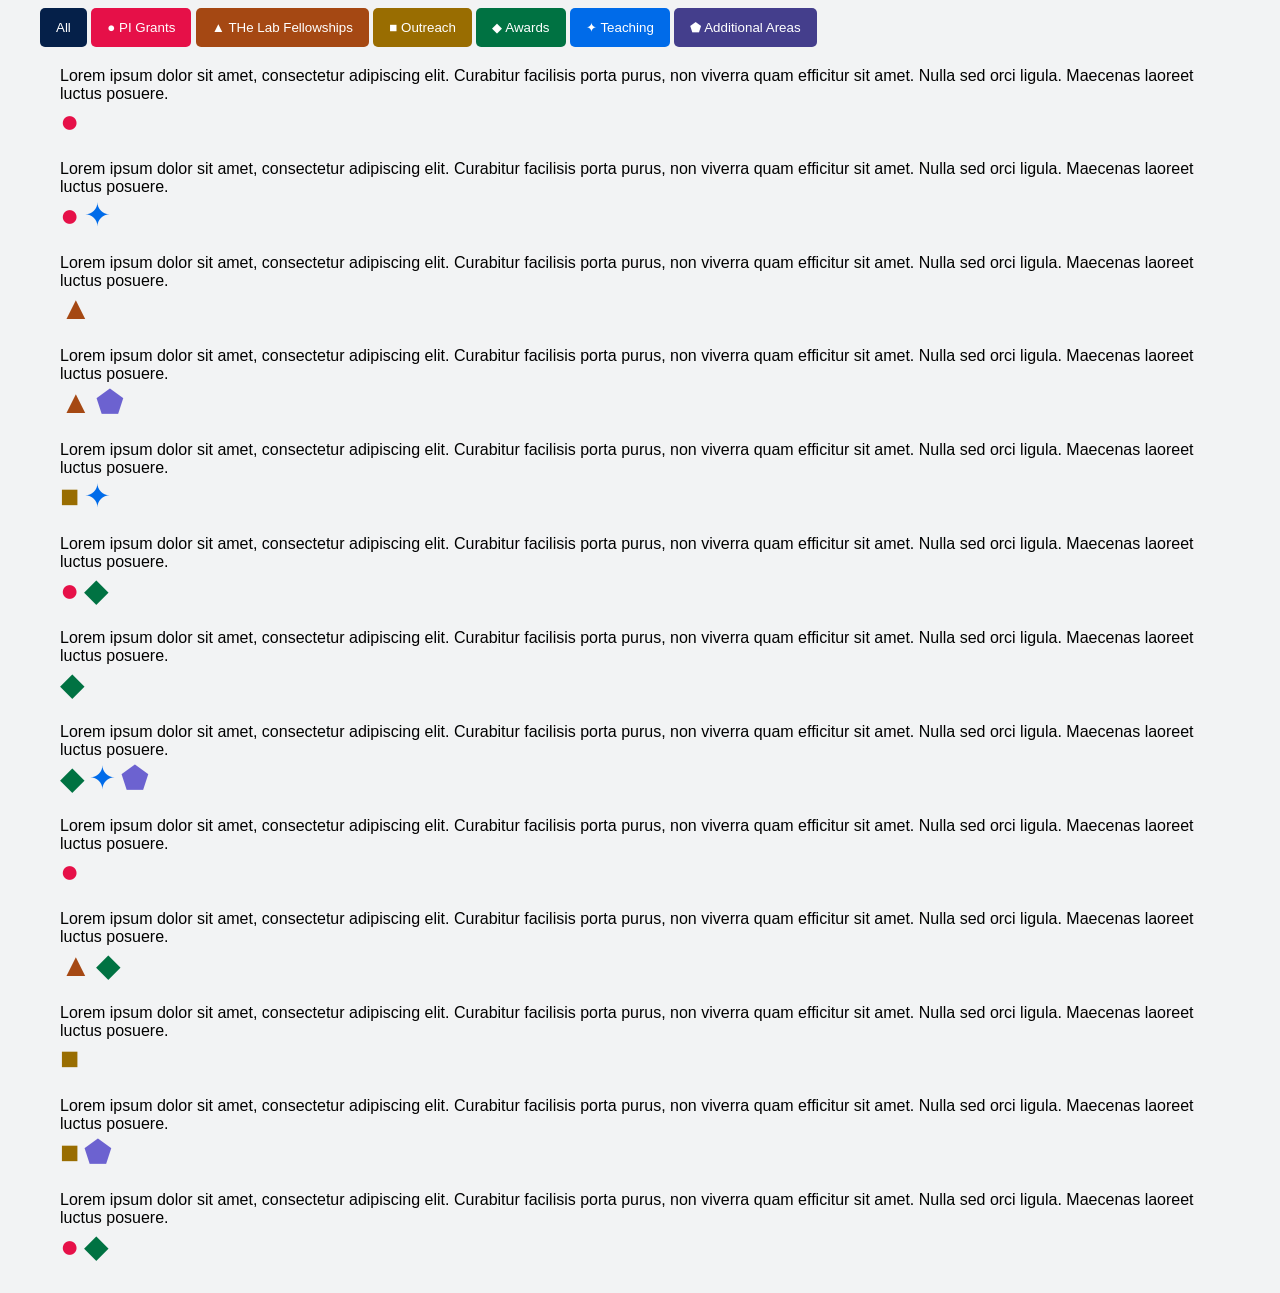
<file: filter-test.html>
<!DOCTYPE html>
<html lang="en">

<head>
    <meta charset="UTF-8">
    <meta name="viewport" 
          content="width=device-width, initial-scale=1.0">
    <title>Filterable Table</title>
    <link rel="stylesheet" type="text/css" href="styles.css">
    <link rel="stylesheet" type="text/css" href="filter.css">
</head>

<body class="d-flex flex-column h-100">
<!-- Control buttons -->
<div id="myBtnContainer">
  <button class="btn font-white allbg" onclick="filterSelection('all')">All</button>
  <button class="btn font-white redbg" onclick="filterSelection('grants')">● PI Grants</button>
  <button class="btn font-white orangebg" onclick="filterSelection('fellowships')">▲ THe Lab Fellowships</button>


  <button class="btn font-white yellowbg" onclick="filterSelection('outreach')">■ Outreach</button>
  <button class="btn font-white greenbg" onclick="filterSelection('awards')">◆ Awards</button>
  <button class="btn font-white brightbluebg" onclick="filterSelection('teaching')">✦ Teaching</button>
  <button class="btn font-white purplebg" onclick="filterSelection('additional')">⬟ Additional Areas</button>
</div>

<!-- The filterable elements. Note that some have multiple class names (this can be used if they belong to multiple categories) -->
<div class="container">
  <div class="filterDiv popgen">Lorem ipsum dolor sit amet, consectetur adipiscing elit. Curabitur facilisis porta purus, non viverra quam efficitur sit amet. Nulla sed orci ligula. Maecenas laoreet luctus posuere.<br><span class="red bigicons">●</span></div>
  <div class="filterDiv popgen parrots">Lorem ipsum dolor sit amet, consectetur adipiscing elit. Curabitur facilisis porta purus, non viverra quam efficitur sit amet. Nulla sed orci ligula. Maecenas laoreet luctus posuere.<br><span class="red bigicons">●</span> <span class="brightblue bigicons">✦</span></div>
  <div class="filterDiv ancestry">Lorem ipsum dolor sit amet, consectetur adipiscing elit. Curabitur facilisis porta purus, non viverra quam efficitur sit amet. Nulla sed orci ligula. Maecenas laoreet luctus posuere.<br><span class="orange bigicons">▲</span></div>
  <div class="filterDiv ancestry additional">Lorem ipsum dolor sit amet, consectetur adipiscing elit. Curabitur facilisis porta purus, non viverra quam efficitur sit amet. Nulla sed orci ligula. Maecenas laoreet luctus posuere.<br><span class="orange bigicons">▲</span> <span class="purple bigicons">⬟</span></div>
  <div class="filterDiv comptraits parrots">Lorem ipsum dolor sit amet, consectetur adipiscing elit. Curabitur facilisis porta purus, non viverra quam efficitur sit amet. Nulla sed orci ligula. Maecenas laoreet luctus posuere.<br><span class="yellow bigicons">■</span> <span class="brightblue bigicons">✦</span></div>
  <div class="filterDiv popgen multi">Lorem ipsum dolor sit amet, consectetur adipiscing elit. Curabitur facilisis porta purus, non viverra quam efficitur sit amet. Nulla sed orci ligula. Maecenas laoreet luctus posuere.<br><span class="red bigicons">●</span> <span class="green bigicons">◆</span></div>
  <div class="filterDiv multi">Lorem ipsum dolor sit amet, consectetur adipiscing elit. Curabitur facilisis porta purus, non viverra quam efficitur sit amet. Nulla sed orci ligula. Maecenas laoreet luctus posuere.<br><span class="green bigicons">◆</span></div>
  <div class="filterDiv multi parrots additional">Lorem ipsum dolor sit amet, consectetur adipiscing elit. Curabitur facilisis porta purus, non viverra quam efficitur sit amet. Nulla sed orci ligula. Maecenas laoreet luctus posuere.<br><span class="green bigicons">◆</span> <span class="brightblue bigicons">✦</span> <span class="purple bigicons">⬟</span></div>
  <div class="filterDiv popgen">Lorem ipsum dolor sit amet, consectetur adipiscing elit. Curabitur facilisis porta purus, non viverra quam efficitur sit amet. Nulla sed orci ligula. Maecenas laoreet luctus posuere.<br><span class="red bigicons">●</span></div>
  <div class="filterDiv ancestry multi">Lorem ipsum dolor sit amet, consectetur adipiscing elit. Curabitur facilisis porta purus, non viverra quam efficitur sit amet. Nulla sed orci ligula. Maecenas laoreet luctus posuere.<br><span class="orange bigicons">▲</span> <span class="green bigicons">◆</span></div>
  <div class="filterDiv comptraits">Lorem ipsum dolor sit amet, consectetur adipiscing elit. Curabitur facilisis porta purus, non viverra quam efficitur sit amet. Nulla sed orci ligula. Maecenas laoreet luctus posuere.<br><span class="yellow bigicons">■</span></div>
  <div class="filterDiv comptraits additional">Lorem ipsum dolor sit amet, consectetur adipiscing elit. Curabitur facilisis porta purus, non viverra quam efficitur sit amet. Nulla sed orci ligula. Maecenas laoreet luctus posuere.<br><span class="yellow bigicons">■</span> <span class="purple bigicons">⬟</span></div>
  <div class="filterDiv popgen multi">Lorem ipsum dolor sit amet, consectetur adipiscing elit. Curabitur facilisis porta purus, non viverra quam efficitur sit amet. Nulla sed orci ligula. Maecenas laoreet luctus posuere.<br><span class="red bigicons">●</span> <span class="green bigicons">◆</span></div>
</div>
<script src="script.js"></script>
</body>

</html>
</file>
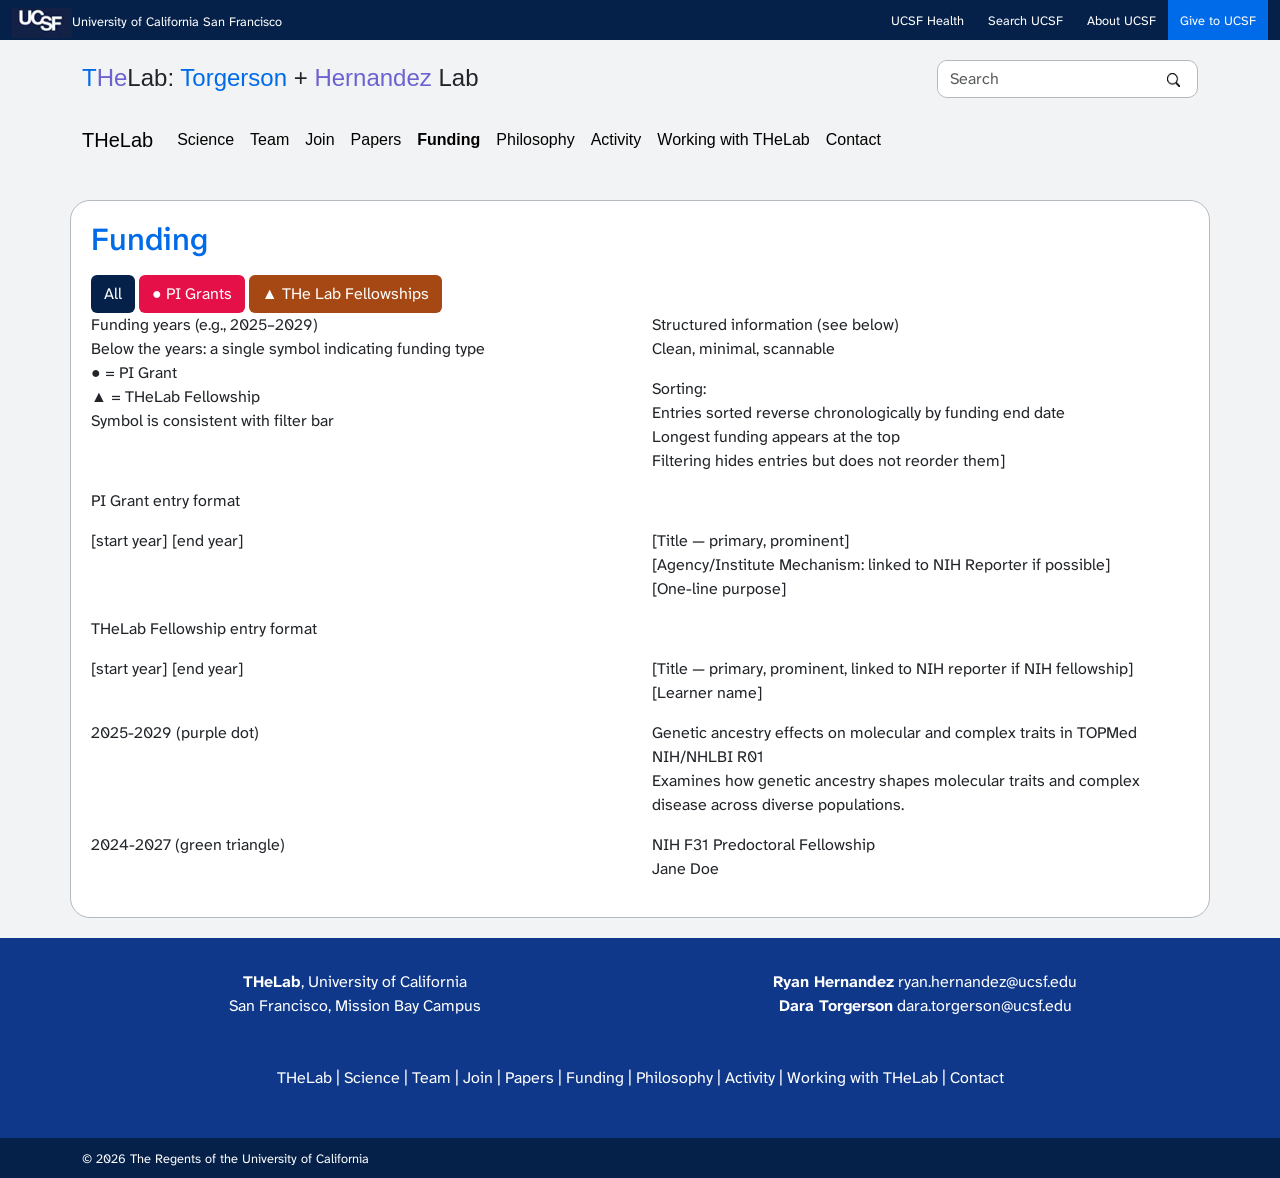
<file: funding.html>
<!DOCTYPE html>
<html lang="en" class="h-100" data-bs-theme="auto"> 
    <head>
        <meta charset="utf-8">
        <meta name="viewport" content="width=device-width, initial-scale=1">
        <meta name="description" content="">
        <meta name="author" content="Mark Otto, Jacob Thornton, and Bootstrap contributors">
        <meta name="generator" content="Astro v5.13.2">
        <title>Mockup Page</title>  
        <link href="https://cdn.jsdelivr.net/npm/bootstrap@5.3.8/dist/css/bootstrap.min.css" rel="stylesheet" integrity="sha384-sRIl4kxILFvY47J16cr9ZwB07vP4J8+LH7qKQnuqkuIAvNWLzeN8tE5YBujZqJLB" crossorigin="anonymous">
        <link rel="stylesheet" type="text/css" href="styles.css">
        <link rel="preconnect" href="https://fonts.googleapis.com">
        <link rel="preconnect" href="https://fonts.gstatic.com" crossorigin>
        <link href="https://fonts.googleapis.com/css2?family=Atkinson+Hyperlegible+Next:ital,wght@0,200..800;1,200..800&display=swap" rel="stylesheet">
    </head>

    <body class="d-flex flex-column h-100">
    <main class="flex-shrink-0"> 

        <div class="ucsf-banner-nav bg-dark-blue font-white"><!-- UCSF main banner -->
            <div class="container top-header-container">
                <ul class="menu row">
                    <li class="first col-8"><a href="https://www.ucsf.edu/"><img src="images/logo.png">University of California San Francisco</a></li>
                    <li class="col"><a href="https://www.ucsfhealth.org/">UCSF Health</a></li>
                    <li class="col"><a href="https://www.ucsf.edu/search">Search UCSF</a></li>
                    <li class="col"><a href="https://www.ucsf.edu/about">About UCSF</a></li>                   
                    <li class="header-give col"><a href="https://giving.ucsf.edu/">Give to UCSF</a></li>
                </ul>
            </div>
        </div>

        <div class="container">
            <div class="row">
                <div class="col">
                    <p class="brand"><span class="brightblue">T</span><span class="purple">He</span>Lab: <span class="brightblue">Torgerson</span> + <span class="purple">Hernandez</span> Lab</p>
                </div>
            <div class="col-3">
                    <form class="d-flex" role="search">
                        <input class="form-control me-2" type="search" placeholder="Search" aria-label="Search"/>
                        <button class="btn btn-outline-searchbar" type="submit"><img src="images/searchglass.png" class="img-fluid"></button>
                    </form>
        </div>
        </div>
        </div>

        <nav class="navbar navbar-expand-lg">
            <div class="container">
                <a class="navbar-brand" href="index.html">THeLab</a>
                <button class="navbar-toggler" type="button" data-bs-toggle="collapse" data-bs-target="#navbarSupportedContent" aria-controls="navbarSupportedContent" aria-expanded="false" aria-label="Toggle navigation">
                    <span class="navbar-toggler-icon"></span>
                </button>
                <div class="collapse navbar-collapse" id="navbarSupportedContent">
                    <ul class="navbar-nav me-auto mb-2 mb-lg-0">
                        <li class="nav-item">
                            <a class="nav-link" href="science.html">Science</a>
                        </li>
                        <li class="nav-item">
                            <a class="nav-link" href="team.html">Team</a>
                        </li>
                        <li class="nav-item">
                            <a class="nav-link" href="join-thelab.html">Join</a>
                        </li>
                        <li class="nav-item">
                            <a class="nav-link" href="papers.html">Papers</a>
                        </li>
                        <li class="nav-item">
                            <a class="nav-link active" href="funding.html" aria-current="page">Funding</a>
                        </li>
                        <li class="nav-item">
                            <a class="nav-link" href="philosophy.html">Philosophy</a>
                        </li>
                        <li class="nav-item">
                            <a class="nav-link" href="activity.html">Activity</a>
                        </li>
                        <li class="nav-item">
                            <a class="nav-link" href="working-with-thelab.html">Working with THeLab</a>
                        </li>
                        <li class="nav-item">
                            <a class="nav-link" href="contact.html">Contact</a>
                        </li>
                    </ul>
                </div>
            </div>
        </nav>
        
        <div class="container-fluid maincontent">
            <div class="container">
            <h1>Funding</h1> 
            <div id="myBtnContainer" class="colorbar">
                <button class="btn font-white allbg" onclick="filterSelection('all')">All</button>
                <button class="btn font-white redbg" onclick="filterSelection('grants')">● PI Grants</button>
                <button class="btn font-white orangebg" onclick="filterSelection('fellowships')">▲ THe Lab Fellowships</button>
            </div>

            <div class="row">
                <div class="col-6">
                    <p>Funding years (e.g., 2025–2029)<br>Below the years: a single symbol indicating funding type<br>● = PI Grant<br>▲ = THeLab Fellowship<br>Symbol is consistent with filter bar</p>
                </div>
                <div class="col-6">
                    <p>Structured information (see below)<br>Clean, minimal, scannable</p>
                    <p>Sorting:<br>
                        Entries sorted reverse chronologically by funding end date<br>
                        Longest funding appears at the top<br>Filtering hides entries but does not reorder them]</p>
                </div>
            </div>

            <p>PI Grant entry format</p>

             <div class="row">
                <div class="col-6">
                    <p>[start year] [end year]</p>
                </div>
                <div class="col-6">
                    <p>[Title — primary, prominent]<br>[Agency/Institute Mechanism: linked to NIH Reporter if possible]<br>[One-line purpose]</p>
                </div>
            </div>

            <p>THeLab Fellowship entry format</p>

            <div class="row">
                <div class="col-6">
                    <p>[start year] [end year]</p>
                </div>
                <div class="col-6">
                    <p>[Title — primary, prominent, linked to NIH reporter if NIH fellowship]<br>[Learner name]</p>
                </div>
            </div>
            
            <div class="row">
                <div class="col-6">
                    <p>2025-2029 (purple dot)</p>
                </div>
                <div class="col-6">
                    <p>Genetic ancestry effects on molecular and complex traits in TOPMed<br>
                        NIH/NHLBI R01<br>
                        Examines how genetic ancestry shapes molecular traits and complex disease across diverse populations.</p>
                </div>
            </div>
            
            <div class="row">
                <div class="col-6">
                    <p>2024-2027 (green triangle)</p>
                </div>
                <div class="col-6">
                    <p>NIH F31 Predoctoral Fellowship<br>Jane Doe</p>
                </div>
            </div>
        </div><!-- end container -->

    </main>

    <footer class="footer mt-auto bg-med-blue">
        <div class="container font-white navfooter">
            <div class="row">
                <div class="col footerinfo">
                    <p><strong>THeLab</strong>, University of California<br>San Francisco, Mission Bay Campus</p>
                </div>
                <div class="col footerinfo"><p><strong>Ryan Hernandez</strong> ryan.hernandez@ucsf.edu<br><strong>Dara Torgerson</strong> dara.torgerson@ucsf.edu</p>
                </div>
            </div>
            <p class="footernav"><a href="index.html">THeLab</a> | <a href="science.html">Science</a> | <a href="team.html">Team</a> | <a href="join-thelab.html">Join</a> | <a href="papers.html">Papers</a> | <a href="funding.html">Funding</a> | <a href="philosophy.html">Philosophy</a> | <a href="activity.html">Activity</a> | <a href="working-with-thelab.html">Working with THeLab</a> | <a href="contact.html">Contact</a></p></div>
            <div class="container-fluid bg-dark-blue copyfoot"> 
                <div class="container">
                    <span class="font-white copy">&copy; 2026 The Regents of the University of California</span>
                </div>
            </div> 
        </div>
    </footer> 


        <script src="https://cdn.jsdelivr.net/npm/bootstrap@5.3.8/dist/js/bootstrap.bundle.min.js" integrity="sha384-FKyoEForCGlyvwx9Hj09JcYn3nv7wiPVlz7YYwJrWVcXK/BmnVDxM+D2scQbITxI" crossorigin="anonymous"></script> 
    </body>

</html>
</file>
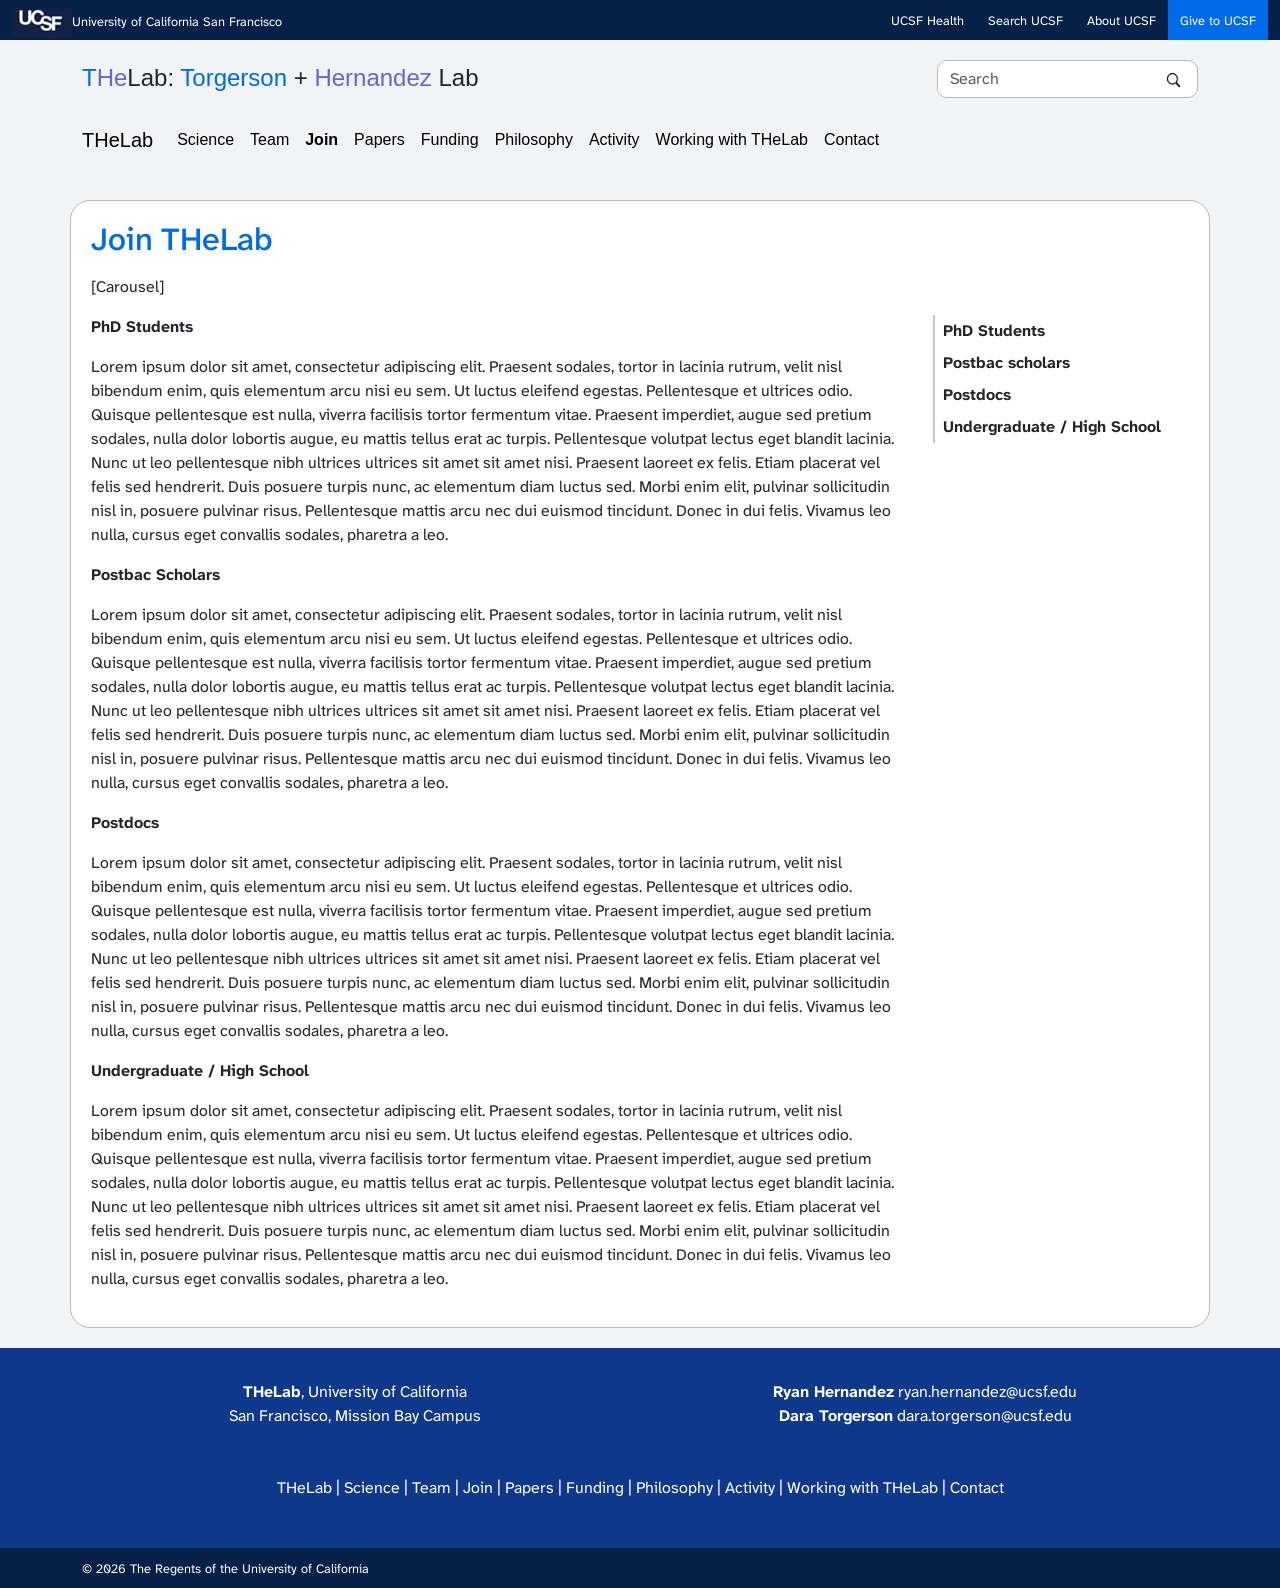
<file: join-thelab.html>
<!DOCTYPE html>
<html lang="en" class="h-100" data-bs-theme="auto"> 
    <head>
        <meta charset="utf-8">
        <meta name="viewport" content="width=device-width, initial-scale=1">
        <meta name="description" content="">
        <meta name="author" content="Mark Otto, Jacob Thornton, and Bootstrap contributors">
        <meta name="generator" content="Astro v5.13.2">
        <title>Mockup Page</title>  
        <link href="https://cdn.jsdelivr.net/npm/bootstrap@5.3.8/dist/css/bootstrap.min.css" rel="stylesheet" integrity="sha384-sRIl4kxILFvY47J16cr9ZwB07vP4J8+LH7qKQnuqkuIAvNWLzeN8tE5YBujZqJLB" crossorigin="anonymous">
        <link rel="stylesheet" type="text/css" href="styles.css">
        <link rel="preconnect" href="https://fonts.googleapis.com">
        <link rel="preconnect" href="https://fonts.gstatic.com" crossorigin>
        <link href="https://fonts.googleapis.com/css2?family=Atkinson+Hyperlegible+Next:ital,wght@0,200..800;1,200..800&display=swap" rel="stylesheet">
    </head>

    <body class="d-flex flex-column h-100">
    <main class="flex-shrink-0"> 

        <div class="ucsf-banner-nav bg-dark-blue font-white"><!-- UCSF main banner -->
            <div class="container top-header-container">
                <ul class="menu row">
                    <li class="first col-8"><a href="https://www.ucsf.edu/"><img src="images/logo.png">University of California San Francisco</a></li>
                    <li class="col"><a href="https://www.ucsfhealth.org/">UCSF Health</a></li>
                    <li class="col"><a href="https://www.ucsf.edu/search">Search UCSF</a></li>
                    <li class="col"><a href="https://www.ucsf.edu/about">About UCSF</a></li>                   
                    <li class="header-give col"><a href="https://giving.ucsf.edu/">Give to UCSF</a></li>
                </ul>
            </div>
        </div>

        <div class="container">
            <div class="row">
                <div class="col">
                    <p class="brand"><span class="brightblue">T</span><span class="purple">He</span>Lab: <span class="brightblue">Torgerson</span> + <span class="purple">Hernandez</span> Lab</p>
                </div>
            <div class="col-3">
                    <form class="d-flex" role="search">
                        <input class="form-control me-2" type="search" placeholder="Search" aria-label="Search"/>
                        <button class="btn btn-outline-searchbar" type="submit"><img src="images/searchglass.png" class="img-fluid"></button>
                    </form>
        </div>
        </div>
        </div>

        <nav class="navbar navbar-expand-lg">
            <div class="container">
                <a class="navbar-brand" href="index.html">THeLab</a>
                <button class="navbar-toggler" type="button" data-bs-toggle="collapse" data-bs-target="#navbarSupportedContent" aria-controls="navbarSupportedContent" aria-expanded="false" aria-label="Toggle navigation">
                    <span class="navbar-toggler-icon"></span>
                </button>
                <div class="collapse navbar-collapse" id="navbarSupportedContent">
                    <ul class="navbar-nav me-auto mb-2 mb-lg-0">
                        <li class="nav-item">
                            <a class="nav-link" href="science.html">Science</a>
                        </li>
                        <li class="nav-item">
                            <a class="nav-link" href="team.html">Team</a>
                        </li>
                        <li class="nav-item">
                            <a class="nav-link active" href="join-thelab.html" aria-current="page">Join</a>
                        </li>
                        <li class="nav-item">
                            <a class="nav-link" href="papers.html">Papers</a>
                        </li>
                        <li class="nav-item">
                            <a class="nav-link" href="funding.html">Funding</a>
                        </li>
                        <li class="nav-item">
                            <a class="nav-link" href="philosophy.html">Philosophy</a>
                        </li>
                        <li class="nav-item">
                            <a class="nav-link" href="activity.html">Activity</a>
                        </li>
                        <li class="nav-item">
                            <a class="nav-link" href="working-with-thelab.html">Working with THeLab</a>
                        </li>
                        <li class="nav-item">
                            <a class="nav-link" href="contact.html">Contact</a>
                        </li>
                    </ul>
                </div>
            </div>
        </nav>
        
        <div class="container-fluid maincontent">
            <div class="container">
            <h1>Join THeLab</h1> 
            <p>[Carousel]</p>

        <div class="row">
            <div class="col-9">
            <section aria-labelledby="phdstudents">
            <p><a name="phdstudents"></a><strong>PhD Students</strong></p>
            <p>Lorem ipsum dolor sit amet, consectetur adipiscing elit. Praesent sodales, tortor in lacinia rutrum, velit nisl bibendum enim, quis elementum arcu nisi eu sem. Ut luctus eleifend egestas. Pellentesque et ultrices odio. Quisque pellentesque est nulla, viverra facilisis tortor fermentum vitae. Praesent imperdiet, augue sed pretium sodales, nulla dolor lobortis augue, eu mattis tellus erat ac turpis. Pellentesque volutpat lectus eget blandit lacinia. Nunc ut leo pellentesque nibh ultrices ultrices sit amet sit amet nisi. Praesent laoreet ex felis. Etiam placerat vel felis sed hendrerit. Duis posuere turpis nunc, ac elementum diam luctus sed. Morbi enim elit, pulvinar sollicitudin nisl in, posuere pulvinar risus. Pellentesque mattis arcu nec dui euismod tincidunt. Donec in dui felis. Vivamus leo nulla, cursus eget convallis sodales, pharetra a leo.</p>
            </section>
            <section aria-labelledby="postbac">
            <p><a name="postbac"></a><strong>Postbac Scholars</strong></p>
            <p>Lorem ipsum dolor sit amet, consectetur adipiscing elit. Praesent sodales, tortor in lacinia rutrum, velit nisl bibendum enim, quis elementum arcu nisi eu sem. Ut luctus eleifend egestas. Pellentesque et ultrices odio. Quisque pellentesque est nulla, viverra facilisis tortor fermentum vitae. Praesent imperdiet, augue sed pretium sodales, nulla dolor lobortis augue, eu mattis tellus erat ac turpis. Pellentesque volutpat lectus eget blandit lacinia. Nunc ut leo pellentesque nibh ultrices ultrices sit amet sit amet nisi. Praesent laoreet ex felis. Etiam placerat vel felis sed hendrerit. Duis posuere turpis nunc, ac elementum diam luctus sed. Morbi enim elit, pulvinar sollicitudin nisl in, posuere pulvinar risus. Pellentesque mattis arcu nec dui euismod tincidunt. Donec in dui felis. Vivamus leo nulla, cursus eget convallis sodales, pharetra a leo.</p>
            </section>
            <section aria-labelledby="postdocs">
            <p><a name="postdocs"></a><strong>Postdocs</strong></p>
            <p>Lorem ipsum dolor sit amet, consectetur adipiscing elit. Praesent sodales, tortor in lacinia rutrum, velit nisl bibendum enim, quis elementum arcu nisi eu sem. Ut luctus eleifend egestas. Pellentesque et ultrices odio. Quisque pellentesque est nulla, viverra facilisis tortor fermentum vitae. Praesent imperdiet, augue sed pretium sodales, nulla dolor lobortis augue, eu mattis tellus erat ac turpis. Pellentesque volutpat lectus eget blandit lacinia. Nunc ut leo pellentesque nibh ultrices ultrices sit amet sit amet nisi. Praesent laoreet ex felis. Etiam placerat vel felis sed hendrerit. Duis posuere turpis nunc, ac elementum diam luctus sed. Morbi enim elit, pulvinar sollicitudin nisl in, posuere pulvinar risus. Pellentesque mattis arcu nec dui euismod tincidunt. Donec in dui felis. Vivamus leo nulla, cursus eget convallis sodales, pharetra a leo.</p>
            </section>
            <section aria-labelledby="undergrad">
            <p><a name="undergrad"></a><strong>Undergraduate / High School</strong></p>
            <p>Lorem ipsum dolor sit amet, consectetur adipiscing elit. Praesent sodales, tortor in lacinia rutrum, velit nisl bibendum enim, quis elementum arcu nisi eu sem. Ut luctus eleifend egestas. Pellentesque et ultrices odio. Quisque pellentesque est nulla, viverra facilisis tortor fermentum vitae. Praesent imperdiet, augue sed pretium sodales, nulla dolor lobortis augue, eu mattis tellus erat ac turpis. Pellentesque volutpat lectus eget blandit lacinia. Nunc ut leo pellentesque nibh ultrices ultrices sit amet sit amet nisi. Praesent laoreet ex felis. Etiam placerat vel felis sed hendrerit. Duis posuere turpis nunc, ac elementum diam luctus sed. Morbi enim elit, pulvinar sollicitudin nisl in, posuere pulvinar risus. Pellentesque mattis arcu nec dui euismod tincidunt. Donec in dui felis. Vivamus leo nulla, cursus eget convallis sodales, pharetra a leo.</p>
            </section>
        </div>
         <div class="col-3">
        <nav class="sidebar">
              <ul>
                <li><a href="#phdstudents">PhD Students</a></li>
                <li><a href="#postbac">Postbac scholars</a></li>
                <li><a href="#postdocs">Postdocs</a></li>
                <li><a href="#undergrad">Undergraduate / High School</a></li>
              </ul>
            </p>
        </nav>
        </div>
      
        </div><!-- end container -->

    </main>

    <footer class="footer mt-auto bg-med-blue">
        <div class="container font-white navfooter">
            <div class="row">
                <div class="col footerinfo">
                    <p><strong>THeLab</strong>, University of California<br>San Francisco, Mission Bay Campus</p>
                </div>
                <div class="col footerinfo"><p><strong>Ryan Hernandez</strong> ryan.hernandez@ucsf.edu<br><strong>Dara Torgerson</strong> dara.torgerson@ucsf.edu</p>
                </div>
            </div>
            <p class="footernav"><a href="index.html">THeLab</a> | <a href="science.html">Science</a> | <a href="team.html">Team</a> | <a href="join-thelab.html">Join</a> | <a href="papers.html">Papers</a> | <a href="funding.html">Funding</a> | <a href="philosophy.html">Philosophy</a> | <a href="activity.html">Activity</a> | <a href="working-with-thelab.html">Working with THeLab</a> | <a href="contact.html">Contact</a></p></div>
            <div class="container-fluid bg-dark-blue copyfoot"> 
                <div class="container">
                    <span class="font-white copy">&copy; 2026 The Regents of the University of California</span>
                </div>
            </div> 
        </div>
    </footer> 


        <script src="https://cdn.jsdelivr.net/npm/bootstrap@5.3.8/dist/js/bootstrap.bundle.min.js" integrity="sha384-FKyoEForCGlyvwx9Hj09JcYn3nv7wiPVlz7YYwJrWVcXK/BmnVDxM+D2scQbITxI" crossorigin="anonymous"></script> 
    </body>

</html>
</file>
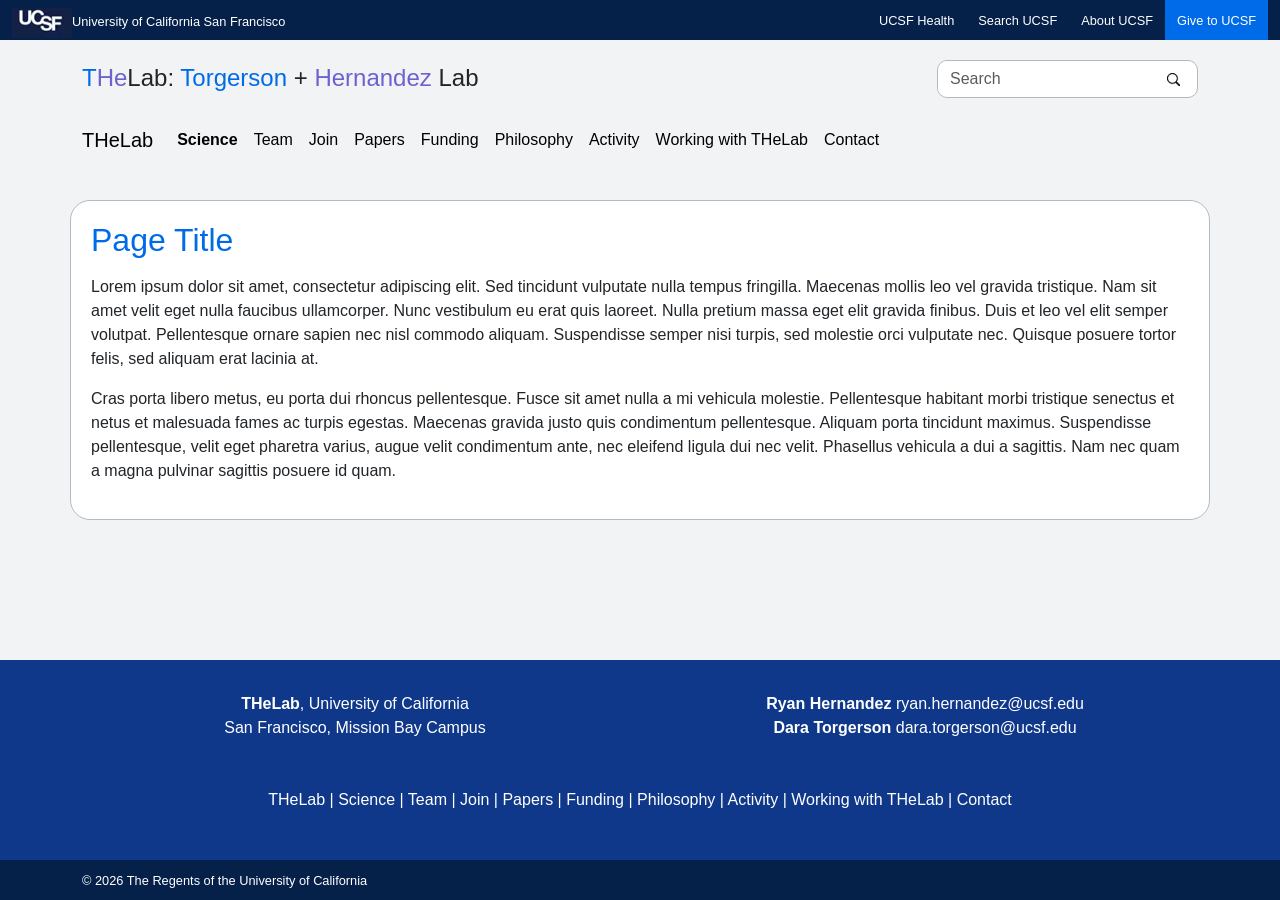
<file: main-template-alt1.html>
<!DOCTYPE html>
<html lang="en" class="h-100" data-bs-theme="auto"> 
    <head>
        <meta charset="utf-8">
        <meta name="viewport" content="width=device-width, initial-scale=1">
        <meta name="description" content="">
        <meta name="author" content="Mark Otto, Jacob Thornton, and Bootstrap contributors">
        <meta name="generator" content="Astro v5.13.2">
        <title>Mockup Page</title>  
        <link href="https://cdn.jsdelivr.net/npm/bootstrap@5.3.8/dist/css/bootstrap.min.css" rel="stylesheet" integrity="sha384-sRIl4kxILFvY47J16cr9ZwB07vP4J8+LH7qKQnuqkuIAvNWLzeN8tE5YBujZqJLB" crossorigin="anonymous">
        <link rel="stylesheet" type="text/css" href="styles.css">
    </head>

    <body class="d-flex flex-column h-100">
    <main class="flex-shrink-0"> 

        <div class="ucsf-banner-nav bg-dark-blue font-white"><!-- UCSF main banner -->
            <div class="container top-header-container">
                <ul class="menu row">
                    <li class="first col-8"><a href="https://www.ucsf.edu/"><img src="images/logo.png">University of California San Francisco</a></li>
                    <li class="col"><a href="https://www.ucsfhealth.org/">UCSF Health</a></li>
                    <li class="col"><a href="https://www.ucsf.edu/search">Search UCSF</a></li>
                    <li class="col"><a href="https://www.ucsf.edu/about">About UCSF</a></li>                   
                    <li class="header-give col"><a href="https://giving.ucsf.edu/">Give to UCSF</a></li>
                </ul>
            </div>
        </div>

        <div class="container">
            <div class="row">
                <div class="col">
                    <p class="brand"><span class="brightblue">T</span><span class="purple">He</span>Lab: <span class="brightblue">Torgerson</span> + <span class="purple">Hernandez</span> Lab</p>
                </div>
            <div class="col-3">
                    <form class="d-flex" role="search">
                        <input class="form-control me-2" type="search" placeholder="Search" aria-label="Search"/>
                        <button class="btn btn-outline-searchbar" type="submit"><img src="images/searchglass.png" class="img-fluid"></button>
                    </form>
        </div>
        </div>
        </div>

        <nav class="navbar navbar-expand-lg">
            <div class="container">
                <a class="navbar-brand" href="index.html">THeLab</a>
                <button class="navbar-toggler" type="button" data-bs-toggle="collapse" data-bs-target="#navbarSupportedContent" aria-controls="navbarSupportedContent" aria-expanded="false" aria-label="Toggle navigation">
                    <span class="navbar-toggler-icon"></span>
                </button>
                <div class="collapse navbar-collapse" id="navbarSupportedContent">
                    <ul class="navbar-nav me-auto mb-2 mb-lg-0">
                        <li class="nav-item">
                            <a class="nav-link active" aria-current="page" href="science.html">Science</a>
                        </li>
                        <li class="nav-item">
                            <a class="nav-link" href="team.html">Team</a>
                        </li>
                        <li class="nav-item">
                            <a class="nav-link" href="join-thelab.html">Join</a>
                        </li>
                        <li class="nav-item">
                            <a class="nav-link" href="papers.html">Papers</a>
                        </li>
                        <li class="nav-item">
                            <a class="nav-link" href="funding.html">Funding</a>
                        </li>
                        <li class="nav-item">
                            <a class="nav-link" href="philosophy.html">Philosophy</a>
                        </li>
                        <li class="nav-item">
                            <a class="nav-link" href="activity.html">Activity</a>
                        </li>
                        <li class="nav-item">
                            <a class="nav-link" href="working-with-thelab.html">Working with THeLab</a>
                        </li>
                        <li class="nav-item">
                            <a class="nav-link" href="contact.html">Contact</a>
                        </li>
                    </ul>
                </div>
            </div>
        </nav>
        
        <div class="container-fluid maincontent">
            <div class="container">
            <h1>Page Title</h1>

            <p>Lorem ipsum dolor sit amet, consectetur adipiscing elit. Sed tincidunt vulputate nulla tempus fringilla. Maecenas mollis leo vel gravida tristique. Nam sit amet velit eget nulla faucibus ullamcorper. Nunc vestibulum eu erat quis laoreet. Nulla pretium massa eget elit gravida finibus. Duis et leo vel elit semper volutpat. Pellentesque ornare sapien nec nisl commodo aliquam. Suspendisse semper nisi turpis, sed molestie orci vulputate nec. Quisque posuere tortor felis, sed aliquam erat lacinia at.</p>
            <p>Cras porta libero metus, eu porta dui rhoncus pellentesque. Fusce sit amet nulla a mi vehicula molestie. Pellentesque habitant morbi tristique senectus et netus et malesuada fames ac turpis egestas. Maecenas gravida justo quis condimentum pellentesque. Aliquam porta tincidunt maximus. Suspendisse pellentesque, velit eget pharetra varius, augue velit condimentum ante, nec eleifend ligula dui nec velit. Phasellus vehicula a dui a sagittis. Nam nec quam a magna pulvinar sagittis posuere id quam.</p>

            <div>
        </div><!-- end container -->

    </main>

    <footer class="footer mt-auto bg-med-blue">
        <div class="container font-white navfooter">
            <div class="row">
                <div class="col footerinfo">
                    <p><strong>THeLab</strong>, University of California<br>San Francisco, Mission Bay Campus</p>
                </div>
                <div class="col footerinfo"><p><strong>Ryan Hernandez</strong> ryan.hernandez@ucsf.edu<br><strong>Dara Torgerson</strong> dara.torgerson@ucsf.edu</p>
                </div>
            </div>
            <p class="footernav"><a href="index.html">THeLab</a> | <a href="science.html">Science</a> | <a href="team.html">Team</a> | <a href="join-thelab.html">Join</a> | <a href="papers.html">Papers</a> | <a href="funding.html">Funding</a> | <a href="philosophy.html">Philosophy</a> | <a href="activity.html">Activity</a> | <a href="working-with-thelab.html">Working with THeLab</a> | <a href="contact.html">Contact</a></p></div>
            <div class="container-fluid bg-dark-blue copyfoot"> 
                <div class="container">
                    <span class="font-white copy">&copy; 2026 The Regents of the University of California</span>
                </div>
            </div> 
        </div>
    </footer> 


        <script src="https://cdn.jsdelivr.net/npm/bootstrap@5.3.8/dist/js/bootstrap.bundle.min.js" integrity="sha384-FKyoEForCGlyvwx9Hj09JcYn3nv7wiPVlz7YYwJrWVcXK/BmnVDxM+D2scQbITxI" crossorigin="anonymous"></script> 
    </body>

</html>
</file>
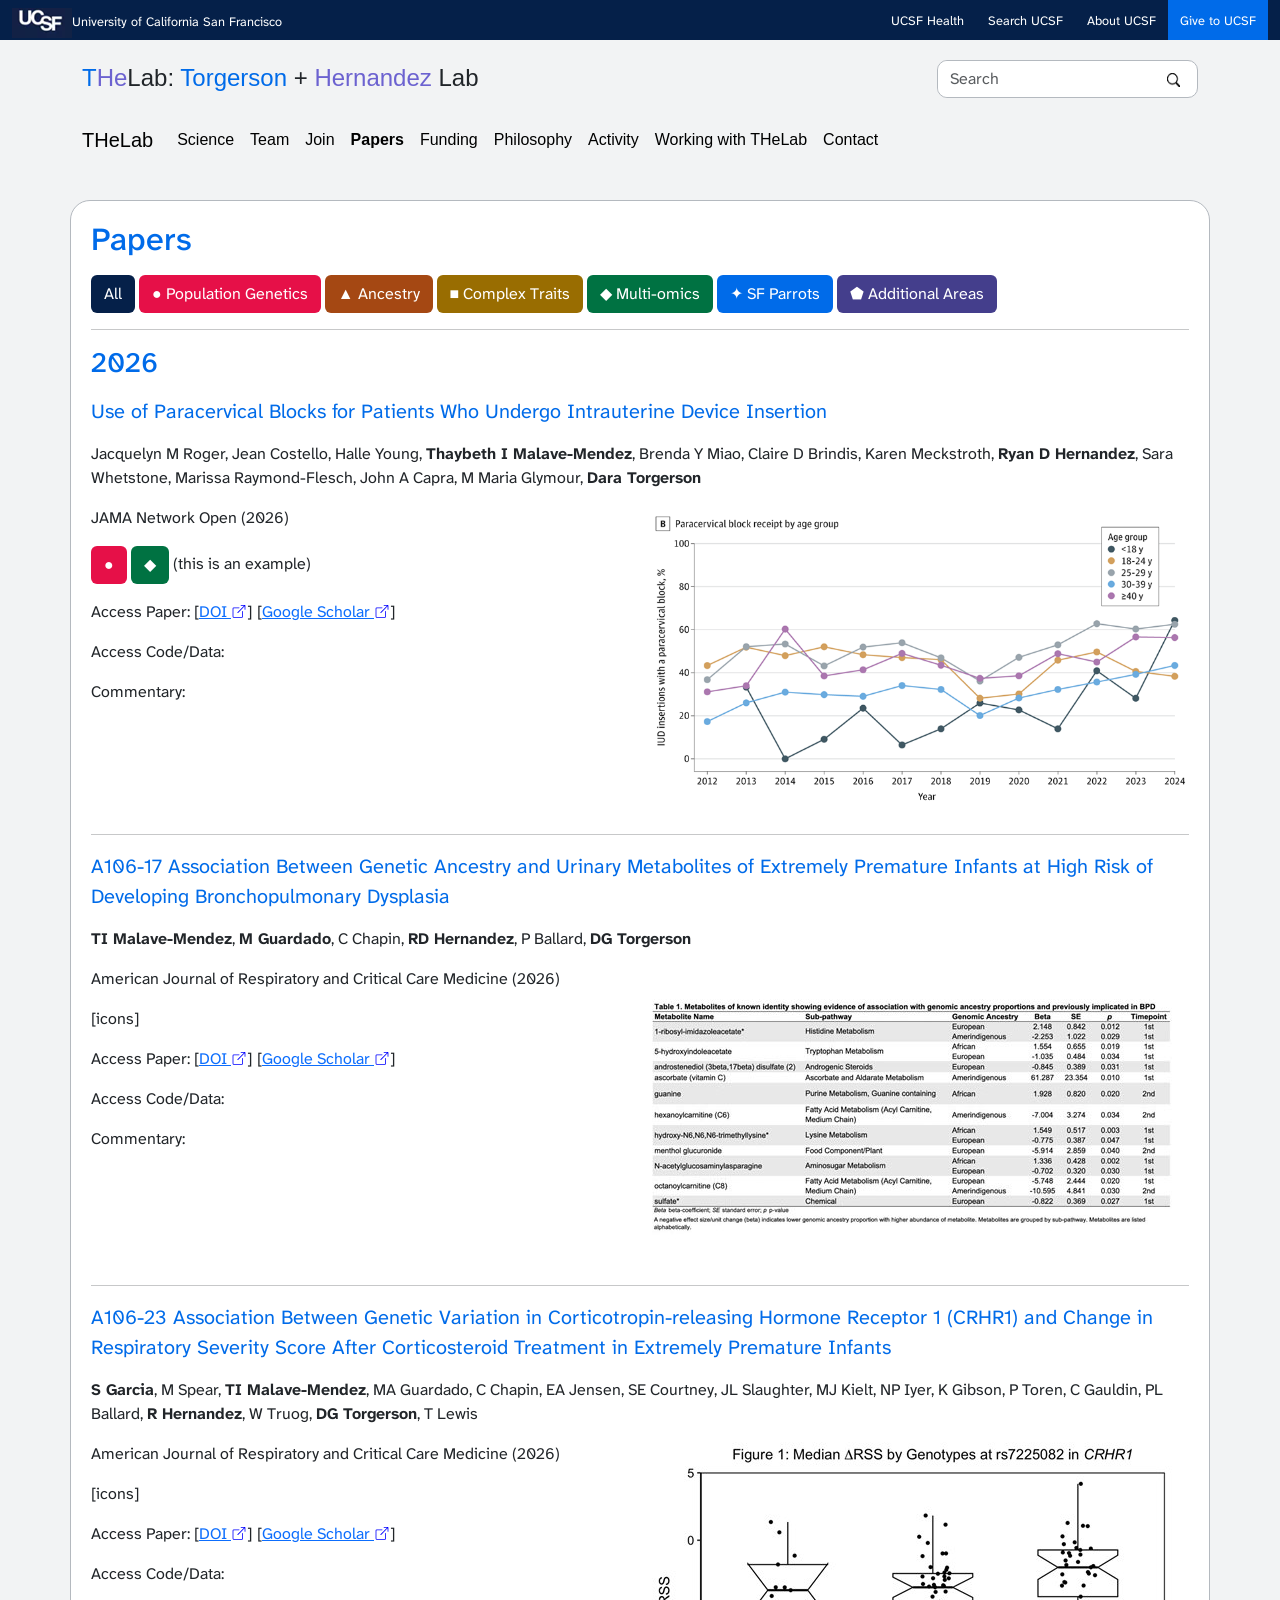
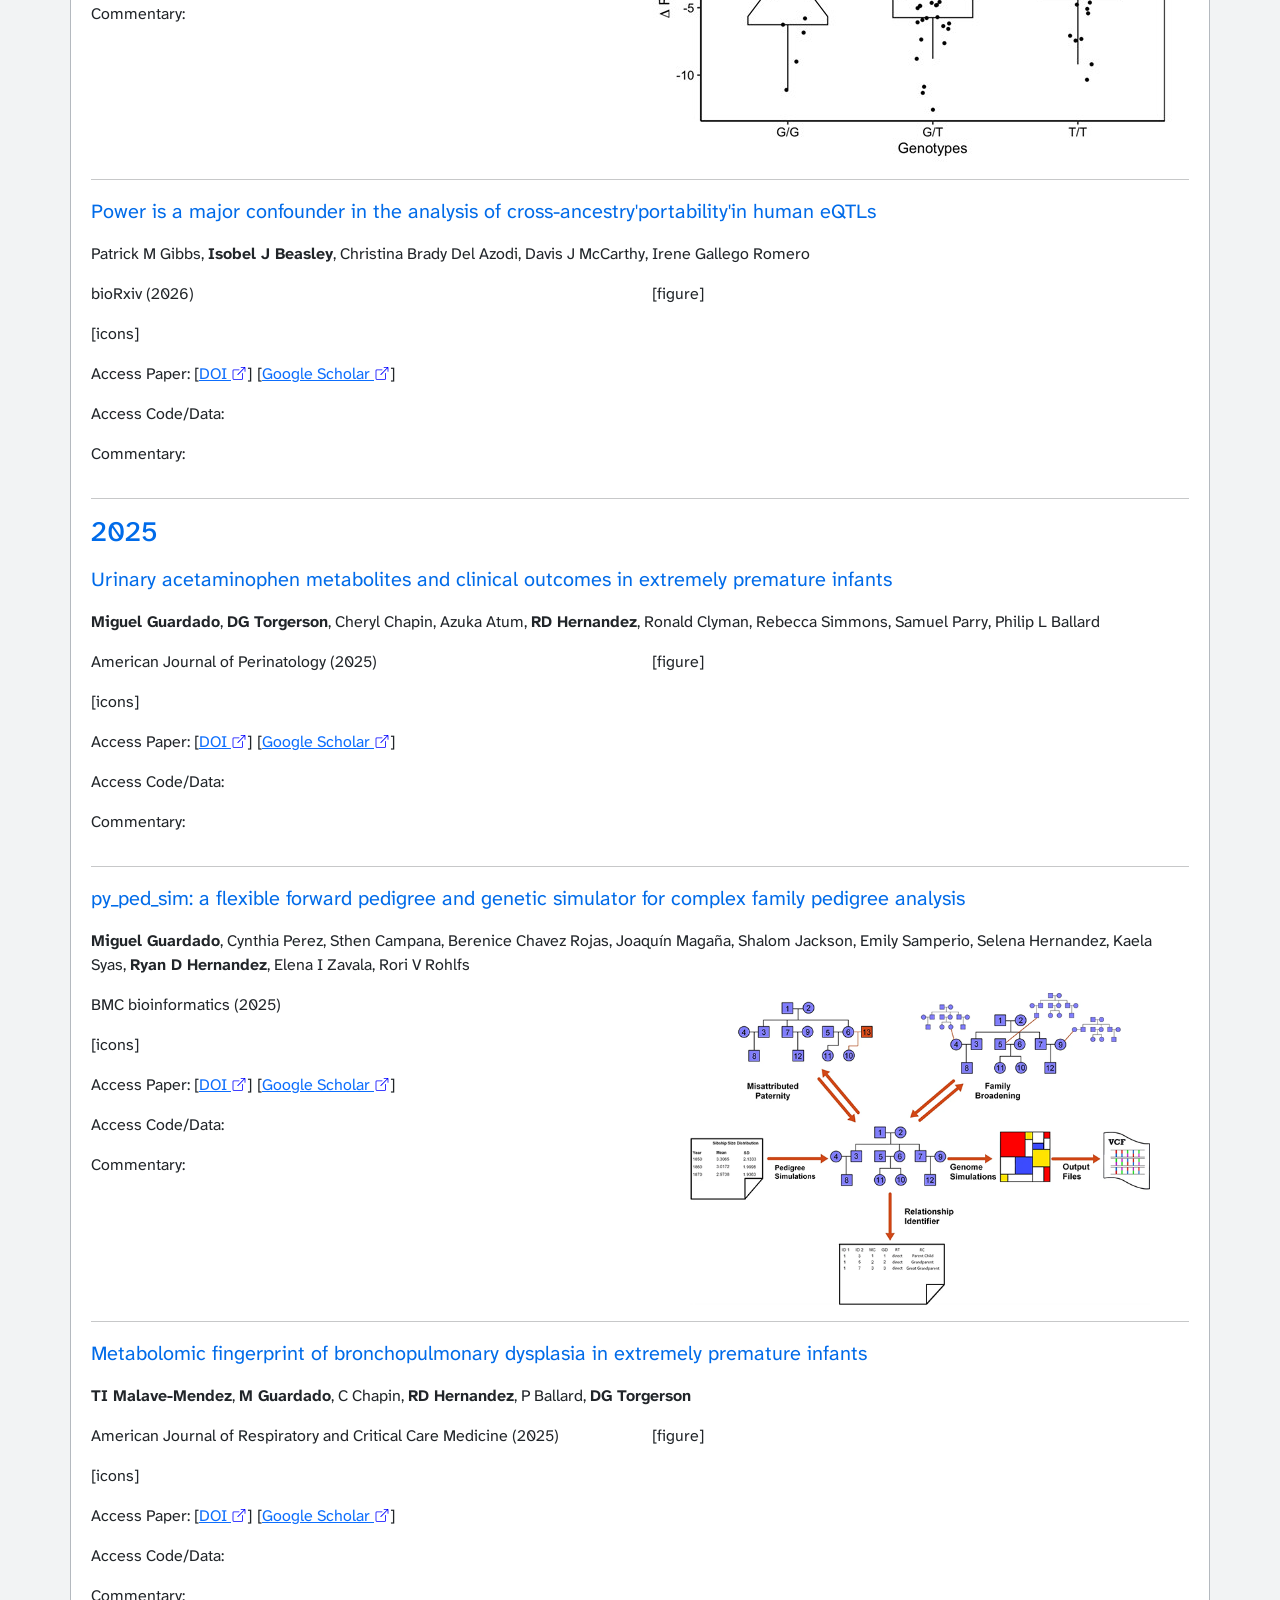
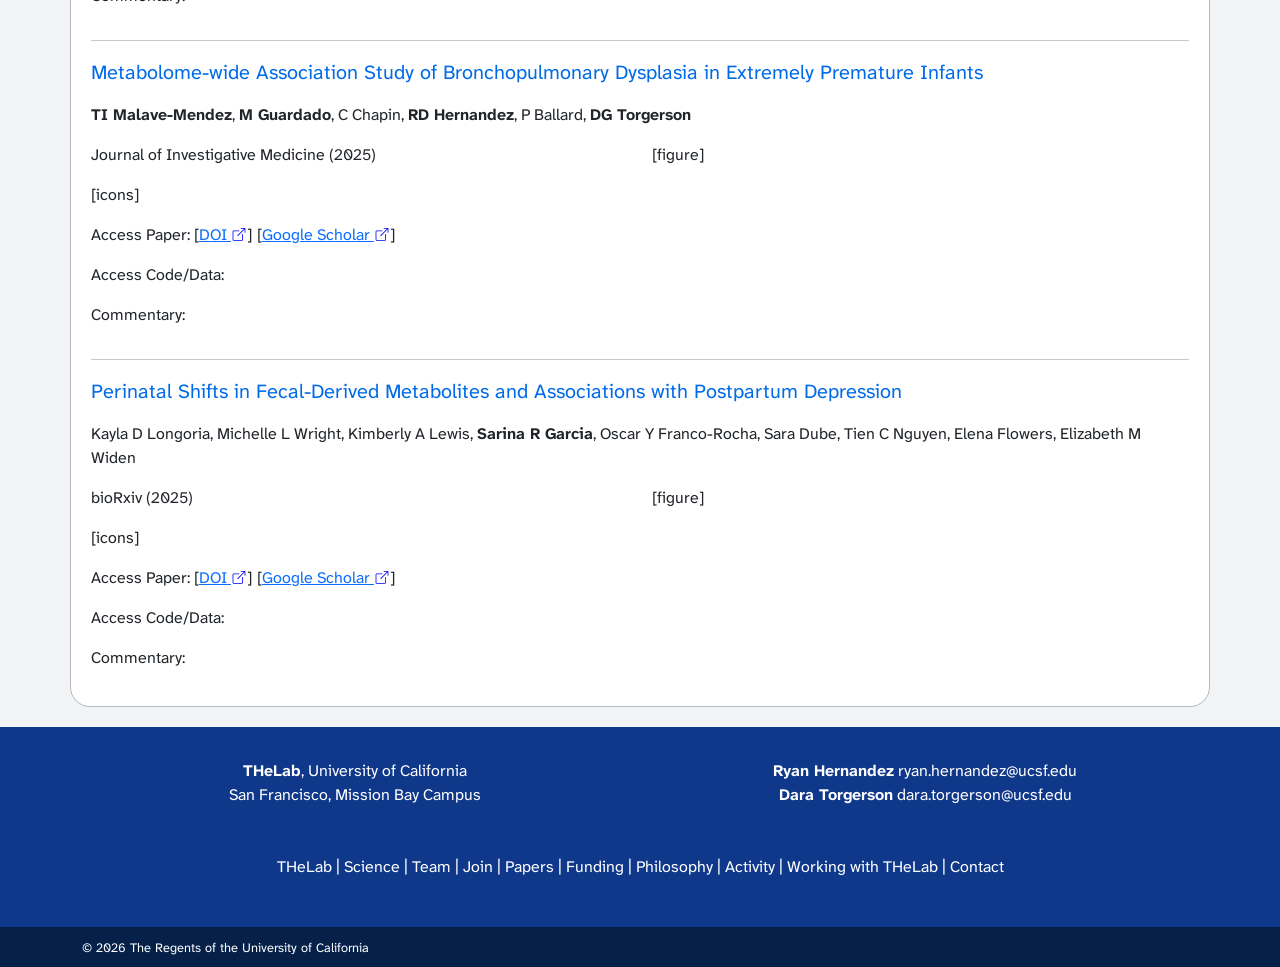
<file: papers.html>
<!DOCTYPE html>
<html lang="en" class="h-100" data-bs-theme="auto"> 
    <head>
        <meta charset="utf-8">
        <meta name="viewport" content="width=device-width, initial-scale=1">
        <meta name="description" content="">
        <meta name="author" content="Mark Otto, Jacob Thornton, and Bootstrap contributors">
        <meta name="generator" content="Astro v5.13.2">
        <title>Mockup Page</title>  
        <link href="https://cdn.jsdelivr.net/npm/bootstrap@5.3.8/dist/css/bootstrap.min.css" rel="stylesheet" integrity="sha384-sRIl4kxILFvY47J16cr9ZwB07vP4J8+LH7qKQnuqkuIAvNWLzeN8tE5YBujZqJLB" crossorigin="anonymous">
        <link rel="stylesheet" type="text/css" href="styles.css">
        <link rel="stylesheet" type="text.css" href="filter.css">
        <link rel="preconnect" href="https://fonts.googleapis.com">
        <link rel="preconnect" href="https://fonts.gstatic.com" crossorigin>
        <link href="https://fonts.googleapis.com/css2?family=Atkinson+Hyperlegible+Next:ital,wght@0,200..800;1,200..800&display=swap" rel="stylesheet">
    </head>

    <body class="d-flex flex-column h-100">
    <main class="flex-shrink-0"> 

        <div class="ucsf-banner-nav bg-dark-blue font-white"><!-- UCSF main banner -->
            <div class="container top-header-container">
                <ul class="menu row">
                    <li class="first col-8"><a href="https://www.ucsf.edu/"><img src="images/logo.png">University of California San Francisco</a></li>
                    <li class="col"><a href="https://www.ucsfhealth.org/">UCSF Health</a></li>
                    <li class="col"><a href="https://www.ucsf.edu/search">Search UCSF</a></li>
                    <li class="col"><a href="https://www.ucsf.edu/about">About UCSF</a></li>                   
                    <li class="header-give col"><a href="https://giving.ucsf.edu/">Give to UCSF</a></li>
                </ul>
            </div>
        </div>

        <div class="container">
            <div class="row">
                <div class="col">
                    <p class="brand"><span class="brightblue">T</span><span class="purple">He</span>Lab: <span class="brightblue">Torgerson</span> + <span class="purple">Hernandez</span> Lab</p>
                </div>
            <div class="col-3">
                    <form class="d-flex" role="search">
                        <input class="form-control me-2" type="search" placeholder="Search" aria-label="Search"/>
                        <button class="btn btn-outline-searchbar" type="submit"><img src="images/searchglass.png" class="img-fluid"></button>
                    </form>
        </div>
        </div>
        </div>

        <nav class="navbar navbar-expand-lg">
            <div class="container">
                <a class="navbar-brand" href="index.html">THeLab</a>
                <button class="navbar-toggler" type="button" data-bs-toggle="collapse" data-bs-target="#navbarSupportedContent" aria-controls="navbarSupportedContent" aria-expanded="false" aria-label="Toggle navigation">
                    <span class="navbar-toggler-icon"></span>
                </button>
                <div class="collapse navbar-collapse" id="navbarSupportedContent">
                    <ul class="navbar-nav me-auto mb-2 mb-lg-0">
                        <li class="nav-item">
                            <a class="nav-link" href="science.html">Science</a>
                        </li>
                        <li class="nav-item">
                            <a class="nav-link" href="team.html">Team</a>
                        </li>
                        <li class="nav-item">
                            <a class="nav-link" href="join-thelab.html">Join</a>
                        </li>
                        <li class="nav-item">
                            <a class="nav-link active" href="papers.html" aria-current="page">Papers</a>
                        </li>
                        <li class="nav-item">
                            <a class="nav-link" href="funding.html">Funding</a>
                        </li>
                        <li class="nav-item">
                            <a class="nav-link" href="philosophy.html">Philosophy</a>
                        </li>
                        <li class="nav-item">
                            <a class="nav-link" href="activity.html">Activity</a>
                        </li>
                        <li class="nav-item">
                            <a class="nav-link" href="working-with-thelab.html">Working with THeLab</a>
                        </li>
                        <li class="nav-item">
                            <a class="nav-link" href="contact.html">Contact</a>
                        </li>
                    </ul>
                </div>
            </div>
        </nav>
        
        <div class="container-fluid maincontent">
            <div class="container">
            <h1>Papers</h1> 
            <div id="myBtnContainer" class="colorbar">
                <button class="btn font-white allbg" onclick="filterSelection('all')">All</button>
                <button class="btn font-white redbg" onclick="filterSelection('popgen')">● Population Genetics</button>
                <button class="btn font-white orangebg" onclick="filterSelection('ancestry')">▲ Ancestry</button>
                <button class="btn font-white yellowbg" onclick="filterSelection('comptraits')">■ Complex Traits</button>
                <button class="btn font-white greenbg" onclick="filterSelection('multi')">◆ Multi-omics</button>
                <button class="btn font-white brightbluebg" onclick="filterSelection('parrots')">✦ SF Parrots</button>
                <button class="btn font-white purplebg" onclick="filterSelection('additional')">⬟ Additional Areas</button>
            </div>
            <hr>
            <h2>2026</h2>
            <p class="paper-title">Use of Paracervical Blocks for Patients Who Undergo Intrauterine Device Insertion</p>
            <p>Jacquelyn M Roger, Jean Costello, Halle Young, <strong>Thaybeth I Malave-Mendez</strong>, Brenda Y Miao, Claire D Brindis, Karen Meckstroth, <strong>Ryan D Hernandez</strong>, Sara Whetstone, Marissa Raymond-Flesch, John A Capra, M Maria Glymour, <strong>Dara Torgerson</strong></p>
            <div class="row">
                <div class="col-6">
                    <p>JAMA Network Open (2026)</p>
                    <p><button class="btn font-white redbg">●</button> <button class="btn font-white greenbg">◆</button> (this is an example)</p>
                    <p>Access Paper: [<a href="https://jamanetwork.com/journals/jamanetworkopen/fullarticle/2847990" target="_blank">DOI<span class="visually-hidden">Opens in new tab</span> <svg xmlns="http://www.w3.org/2000/svg" width="16" height="16" fill="blue" class="bi bi-box-arrow-up-right" viewBox="0 0 16 20">
  <path fill-rule="evenodd" d="M8.636 3.5a.5.5 0 0 0-.5-.5H1.5A1.5 1.5 0 0 0 0 4.5v10A1.5 1.5 0 0 0 1.5 16h10a1.5 1.5 0 0 0 1.5-1.5V7.864a.5.5 0 0 0-1 0V14.5a.5.5 0 0 1-.5.5h-10a.5.5 0 0 1-.5-.5v-10a.5.5 0 0 1 .5-.5h6.636a.5.5 0 0 0 .5-.5"/>
  <path fill-rule="evenodd" d="M16 .5a.5.5 0 0 0-.5-.5h-5a.5.5 0 0 0 0 1h3.793L6.146 9.146a.5.5 0 1 0 .708.708L15 1.707V5.5a.5.5 0 0 0 1 0z"/>
</svg></a>] 

[<a href="https://scholar.google.com/citations?view_op=view_citation&hl=en&user=UJecnBsAAAAJ&sortby=pubdate&citation_for_view=UJecnBsAAAAJ:738O_yMBCRsC" target="_blank">Google Scholar<span class="visually-hidden">Opens in new tab</span> <svg xmlns="http://www.w3.org/2000/svg" width="16" height="16" fill="blue" class="bi bi-box-arrow-up-right" viewBox="0 0 16 20">
  <path fill-rule="evenodd" d="M8.636 3.5a.5.5 0 0 0-.5-.5H1.5A1.5 1.5 0 0 0 0 4.5v10A1.5 1.5 0 0 0 1.5 16h10a1.5 1.5 0 0 0 1.5-1.5V7.864a.5.5 0 0 0-1 0V14.5a.5.5 0 0 1-.5.5h-10a.5.5 0 0 1-.5-.5v-10a.5.5 0 0 1 .5-.5h6.636a.5.5 0 0 0 .5-.5"/>
  <path fill-rule="evenodd" d="M16 .5a.5.5 0 0 0-.5-.5h-5a.5.5 0 0 0 0 1h3.793L6.146 9.146a.5.5 0 1 0 .708.708L15 1.707V5.5a.5.5 0 0 0 1 0z"/>
</svg></a>]</p>
                    <p>Access Code/Data:</p>
                    <p>Commentary:</p>
                </div>
                <div class="col-6">
                    <img src="images/paracervicalblock-chartB.png" class="img-fluid" alt="Chart: paracervical block receipt by age group">
                </div>
            </div>

            <hr>

            <p class="paper-title">A106-17 Association Between Genetic Ancestry and Urinary Metabolites of Extremely Premature Infants at High Risk of Developing Bronchopulmonary Dysplasia</p>
            <p><strong>TI Malave-Mendez</strong>, <strong>M Guardado</strong>, C Chapin, <strong>RD Hernandez</strong>, P Ballard, <strong>DG Torgerson</strong></p>

                        <div class="row">
                <div class="col-6">
                    <p>American Journal of Respiratory and Critical Care Medicine (2026)</p>
                    <p>[icons]</p>
                    <p>Access Paper: [<a href="https://doi.org/10.1093/ajrccm/aamag162.1134" target="blank">DOI<span class="visually-hidden">Opens in new tab</span> <svg xmlns="http://www.w3.org/2000/svg" width="16" height="16" fill="blue" class="bi bi-box-arrow-up-right" viewBox="0 0 16 20">
  <path fill-rule="evenodd" d="M8.636 3.5a.5.5 0 0 0-.5-.5H1.5A1.5 1.5 0 0 0 0 4.5v10A1.5 1.5 0 0 0 1.5 16h10a1.5 1.5 0 0 0 1.5-1.5V7.864a.5.5 0 0 0-1 0V14.5a.5.5 0 0 1-.5.5h-10a.5.5 0 0 1-.5-.5v-10a.5.5 0 0 1 .5-.5h6.636a.5.5 0 0 0 .5-.5"/>
  <path fill-rule="evenodd" d="M16 .5a.5.5 0 0 0-.5-.5h-5a.5.5 0 0 0 0 1h3.793L6.146 9.146a.5.5 0 1 0 .708.708L15 1.707V5.5a.5.5 0 0 0 1 0z"/>
</svg></a>] [<a href="https://scholar.google.com/citations?view_op=view_citation&hl=en&user=RxwdPcQAAAAJ&sortby=pubdate&citation_for_view=RxwdPcQAAAAJ:WF5omc3nYNoC" target="blank">Google Scholar<span class="visually-hidden">Opens in new tab</span> <svg xmlns="http://www.w3.org/2000/svg" width="16" height="16" fill="blue" class="bi bi-box-arrow-up-right" viewBox="0 0 16 20">
  <path fill-rule="evenodd" d="M8.636 3.5a.5.5 0 0 0-.5-.5H1.5A1.5 1.5 0 0 0 0 4.5v10A1.5 1.5 0 0 0 1.5 16h10a1.5 1.5 0 0 0 1.5-1.5V7.864a.5.5 0 0 0-1 0V14.5a.5.5 0 0 1-.5.5h-10a.5.5 0 0 1-.5-.5v-10a.5.5 0 0 1 .5-.5h6.636a.5.5 0 0 0 .5-.5"/>
  <path fill-rule="evenodd" d="M16 .5a.5.5 0 0 0-.5-.5h-5a.5.5 0 0 0 0 1h3.793L6.146 9.146a.5.5 0 1 0 .708.708L15 1.707V5.5a.5.5 0 0 0 1 0z"/>
</svg></a>]</p>
                    <p>Access Code/Data:</p>
                    <p>Commentary:</p>
                </div>
                <div class="col-6">
                    <img src="images/a106-17.jpg" class="img-fluid" alt="Chart: Metabolites of known identity showing evidence of association with genomic ancestry">
                </div>
            </div>
            <hr>

            <p class="paper-title">A106-23 Association Between Genetic Variation in Corticotropin-releasing Hormone Receptor 1 (CRHR1) and Change in Respiratory Severity Score After Corticosteroid Treatment in Extremely Premature Infants</p>
            <p><strong>S Garcia</strong>, M Spear, <strong>TI Malave-Mendez</strong>, MA Guardado, C Chapin, EA Jensen, SE Courtney, JL Slaughter, MJ Kielt, NP Iyer, K Gibson, P Toren, C Gauldin, PL Ballard, <strong>R Hernandez</strong>, W Truog, <strong>DG Torgerson</strong>, T Lewis</p>

                        <div class="row">
                <div class="col-6">
                    <p>American Journal of Respiratory and Critical Care Medicine (2026)</p>
                    <p>[icons]</p>
                    <p>Access Paper: [<a href="https://doi.org/10.1093/ajrccm/aamag162.1135" target="blank">DOI<span class="visually-hidden">Opens in new tab</span> <svg xmlns="http://www.w3.org/2000/svg" width="16" height="16" fill="blue" class="bi bi-box-arrow-up-right" viewBox="0 0 16 20">
  <path fill-rule="evenodd" d="M8.636 3.5a.5.5 0 0 0-.5-.5H1.5A1.5 1.5 0 0 0 0 4.5v10A1.5 1.5 0 0 0 1.5 16h10a1.5 1.5 0 0 0 1.5-1.5V7.864a.5.5 0 0 0-1 0V14.5a.5.5 0 0 1-.5.5h-10a.5.5 0 0 1-.5-.5v-10a.5.5 0 0 1 .5-.5h6.636a.5.5 0 0 0 .5-.5"/>
  <path fill-rule="evenodd" d="M16 .5a.5.5 0 0 0-.5-.5h-5a.5.5 0 0 0 0 1h3.793L6.146 9.146a.5.5 0 1 0 .708.708L15 1.707V5.5a.5.5 0 0 0 1 0z"/>
</svg></a>] [<a href="https://scholar.google.com/citations?view_op=view_citation&hl=en&user=RxwdPcQAAAAJ&sortby=pubdate&citation_for_view=RxwdPcQAAAAJ:eQOLeE2rZwMC" target="blank">Google Scholar<span class="visually-hidden">Opens in new tab</span> <svg xmlns="http://www.w3.org/2000/svg" width="16" height="16" fill="blue" class="bi bi-box-arrow-up-right" viewBox="0 0 16 20">
  <path fill-rule="evenodd" d="M8.636 3.5a.5.5 0 0 0-.5-.5H1.5A1.5 1.5 0 0 0 0 4.5v10A1.5 1.5 0 0 0 1.5 16h10a1.5 1.5 0 0 0 1.5-1.5V7.864a.5.5 0 0 0-1 0V14.5a.5.5 0 0 1-.5.5h-10a.5.5 0 0 1-.5-.5v-10a.5.5 0 0 1 .5-.5h6.636a.5.5 0 0 0 .5-.5"/>
  <path fill-rule="evenodd" d="M16 .5a.5.5 0 0 0-.5-.5h-5a.5.5 0 0 0 0 1h3.793L6.146 9.146a.5.5 0 1 0 .708.708L15 1.707V5.5a.5.5 0 0 0 1 0z"/>
</svg></a>]</p>
                    <p>Access Code/Data:</p>
                    <p>Commentary:</p>
                </div>
                <div class="col-6">
                    <img src="images/A106-23.jpg" class="img-fluid" alt="Chart: Median RSS by Genotypes">
                </div>
            </div>

                       <hr>

            <p class="paper-title">Power is a major confounder in the analysis of cross-ancestry'portability'in human eQTLs</p>
            <p>Patrick M Gibbs, <strong>Isobel J Beasley</strong>, Christina Brady Del Azodi, Davis J McCarthy, Irene Gallego Romero</p>

                        <div class="row">
                <div class="col-6">
                    <p>bioRxiv (2026)</p>
                    <p>[icons]</p>
                    <p>Access Paper: [<a href="https://doi.org/10.64898/2026.02.26.708346" target="blank">DOI<span class="visually-hidden">Opens in new tab</span> <svg xmlns="http://www.w3.org/2000/svg" width="16" height="16" fill="blue" class="bi bi-box-arrow-up-right" viewBox="0 0 16 20">
  <path fill-rule="evenodd" d="M8.636 3.5a.5.5 0 0 0-.5-.5H1.5A1.5 1.5 0 0 0 0 4.5v10A1.5 1.5 0 0 0 1.5 16h10a1.5 1.5 0 0 0 1.5-1.5V7.864a.5.5 0 0 0-1 0V14.5a.5.5 0 0 1-.5.5h-10a.5.5 0 0 1-.5-.5v-10a.5.5 0 0 1 .5-.5h6.636a.5.5 0 0 0 .5-.5"/>
  <path fill-rule="evenodd" d="M16 .5a.5.5 0 0 0-.5-.5h-5a.5.5 0 0 0 0 1h3.793L6.146 9.146a.5.5 0 1 0 .708.708L15 1.707V5.5a.5.5 0 0 0 1 0z"/>
</svg></a>] [<a href="https://scholar.google.com/citations?view_op=view_citation&hl=en&user=GeVIH8UAAAAJ&citation_for_view=GeVIH8UAAAAJ:2osOgNQ5qMEC" target="blank">Google Scholar<span class="visually-hidden">Opens in new tab</span> <svg xmlns="http://www.w3.org/2000/svg" width="16" height="16" fill="blue" class="bi bi-box-arrow-up-right" viewBox="0 0 16 20">
  <path fill-rule="evenodd" d="M8.636 3.5a.5.5 0 0 0-.5-.5H1.5A1.5 1.5 0 0 0 0 4.5v10A1.5 1.5 0 0 0 1.5 16h10a1.5 1.5 0 0 0 1.5-1.5V7.864a.5.5 0 0 0-1 0V14.5a.5.5 0 0 1-.5.5h-10a.5.5 0 0 1-.5-.5v-10a.5.5 0 0 1 .5-.5h6.636a.5.5 0 0 0 .5-.5"/>
  <path fill-rule="evenodd" d="M16 .5a.5.5 0 0 0-.5-.5h-5a.5.5 0 0 0 0 1h3.793L6.146 9.146a.5.5 0 1 0 .708.708L15 1.707V5.5a.5.5 0 0 0 1 0z"/>
</svg></a>]</p>
                    <p>Access Code/Data:</p>
                    <p>Commentary:</p>
                </div>
                <div class="col-6">
                    [figure]
                </div>
            </div>

                                   <hr>
                                   <h2>2025</h2>

            <p class="paper-title">Urinary acetaminophen metabolites and clinical outcomes in extremely premature infants</p>
            <p><strong>Miguel Guardado</strong>, <strong>DG Torgerson</strong>, Cheryl Chapin, Azuka Atum, <strong>RD Hernandez</strong>, Ronald Clyman, Rebecca Simmons, Samuel Parry, Philip L Ballard</p>

                        <div class="row">
                <div class="col-6">
                    <p>American Journal of Perinatology (2025)</p>
                    <p>[icons]</p>
                    <p>Access Paper: [<a href="https://www.thieme-connect.com/products/ejournals/abstract/10.1055/a-2512-9387" target="blank">DOI<span class="visually-hidden">Opens in new tab</span> <svg xmlns="http://www.w3.org/2000/svg" width="16" height="16" fill="blue" class="bi bi-box-arrow-up-right" viewBox="0 0 16 20">
  <path fill-rule="evenodd" d="M8.636 3.5a.5.5 0 0 0-.5-.5H1.5A1.5 1.5 0 0 0 0 4.5v10A1.5 1.5 0 0 0 1.5 16h10a1.5 1.5 0 0 0 1.5-1.5V7.864a.5.5 0 0 0-1 0V14.5a.5.5 0 0 1-.5.5h-10a.5.5 0 0 1-.5-.5v-10a.5.5 0 0 1 .5-.5h6.636a.5.5 0 0 0 .5-.5"/>
  <path fill-rule="evenodd" d="M16 .5a.5.5 0 0 0-.5-.5h-5a.5.5 0 0 0 0 1h3.793L6.146 9.146a.5.5 0 1 0 .708.708L15 1.707V5.5a.5.5 0 0 0 1 0z"/>
</svg></a>] [<a href="https://scholar.google.com/citations?view_op=view_citation&hl=en&user=UJecnBsAAAAJ&sortby=pubdate&citation_for_view=UJecnBsAAAAJ:dshw04ExmUIC" target="blank">Google Scholar<span class="visually-hidden">Opens in new tab</span> <svg xmlns="http://www.w3.org/2000/svg" width="16" height="16" fill="blue" class="bi bi-box-arrow-up-right" viewBox="0 0 16 20">
  <path fill-rule="evenodd" d="M8.636 3.5a.5.5 0 0 0-.5-.5H1.5A1.5 1.5 0 0 0 0 4.5v10A1.5 1.5 0 0 0 1.5 16h10a1.5 1.5 0 0 0 1.5-1.5V7.864a.5.5 0 0 0-1 0V14.5a.5.5 0 0 1-.5.5h-10a.5.5 0 0 1-.5-.5v-10a.5.5 0 0 1 .5-.5h6.636a.5.5 0 0 0 .5-.5"/>
  <path fill-rule="evenodd" d="M16 .5a.5.5 0 0 0-.5-.5h-5a.5.5 0 0 0 0 1h3.793L6.146 9.146a.5.5 0 1 0 .708.708L15 1.707V5.5a.5.5 0 0 0 1 0z"/>
</svg></a>]</p>
                    <p>Access Code/Data:</p>
                    <p>Commentary:</p>
                </div>
                <div class="col-6">
                    [figure]
                </div>
            </div>

            <hr>

            <p class="paper-title">py_ped_sim: a flexible forward pedigree and genetic simulator for complex family pedigree analysis</p>
            <p><strong>Miguel Guardado</strong>, Cynthia Perez, Sthen Campana, Berenice Chavez Rojas, Joaquín Magaña, Shalom Jackson, Emily Samperio, Selena Hernandez, Kaela Syas, <strong>Ryan D Hernandez</strong>, Elena I Zavala, Rori V Rohlfs</p>

                        <div class="row">
                <div class="col-6">
                    <p>BMC bioinformatics (2025)</p>
                    <p>[icons]</p>
                    <p>Access Paper: [<a href="https://link.springer.com/article/10.1186/s12859-025-06142-z" target="blank">DOI<span class="visually-hidden">Opens in new tab</span> <svg xmlns="http://www.w3.org/2000/svg" width="16" height="16" fill="blue" class="bi bi-box-arrow-up-right" viewBox="0 0 16 20">
  <path fill-rule="evenodd" d="M8.636 3.5a.5.5 0 0 0-.5-.5H1.5A1.5 1.5 0 0 0 0 4.5v10A1.5 1.5 0 0 0 1.5 16h10a1.5 1.5 0 0 0 1.5-1.5V7.864a.5.5 0 0 0-1 0V14.5a.5.5 0 0 1-.5.5h-10a.5.5 0 0 1-.5-.5v-10a.5.5 0 0 1 .5-.5h6.636a.5.5 0 0 0 .5-.5"/>
  <path fill-rule="evenodd" d="M16 .5a.5.5 0 0 0-.5-.5h-5a.5.5 0 0 0 0 1h3.793L6.146 9.146a.5.5 0 1 0 .708.708L15 1.707V5.5a.5.5 0 0 0 1 0z"/>
</svg></a>] [<a href="https://scholar.google.com/citations?view_op=view_citation&hl=en&user=UJecnBsAAAAJ&sortby=pubdate&citation_for_view=UJecnBsAAAAJ:UxriW0iASnsC" target="blank">Google Scholar<span class="visually-hidden">Opens in new tab</span> <svg xmlns="http://www.w3.org/2000/svg" width="16" height="16" fill="blue" class="bi bi-box-arrow-up-right" viewBox="0 0 16 20">
  <path fill-rule="evenodd" d="M8.636 3.5a.5.5 0 0 0-.5-.5H1.5A1.5 1.5 0 0 0 0 4.5v10A1.5 1.5 0 0 0 1.5 16h10a1.5 1.5 0 0 0 1.5-1.5V7.864a.5.5 0 0 0-1 0V14.5a.5.5 0 0 1-.5.5h-10a.5.5 0 0 1-.5-.5v-10a.5.5 0 0 1 .5-.5h6.636a.5.5 0 0 0 .5-.5"/>
  <path fill-rule="evenodd" d="M16 .5a.5.5 0 0 0-.5-.5h-5a.5.5 0 0 0 0 1h3.793L6.146 9.146a.5.5 0 1 0 .708.708L15 1.707V5.5a.5.5 0 0 0 1 0z"/>
</svg></a>]</p>
                    <p>Access Code/Data:</p>
                    <p>Commentary:</p>
                </div>
                <div class="col-6">
                    <img src="images/flexible-foward-pedigree.png" class="img-fluid" alt="Chart: a flexible forward pedigree and genetic simulator">
                </div>
            </div>

                                                           <hr>

            <p class="paper-title">Metabolomic fingerprint of bronchopulmonary dysplasia in extremely premature infants</p>
            <p><strong>TI Malave-Mendez</strong>, <strong>M Guardado</strong>, C Chapin, <strong>RD Hernandez</strong>, P Ballard, <strong>DG Torgerson</strong></p>

                        <div class="row">
                <div class="col-6">
                    <p>American Journal of Respiratory and Critical Care Medicine (2025)</p>
                    <p>[icons]</p>
                    <p>Access Paper: [<a href="https://doi.org/10.1164/ajrccm.2025.211.Abstracts.A5432" target="blank">DOI<span class="visually-hidden">Opens in new tab</span> <svg xmlns="http://www.w3.org/2000/svg" width="16" height="16" fill="blue" class="bi bi-box-arrow-up-right" viewBox="0 0 16 20">
  <path fill-rule="evenodd" d="M8.636 3.5a.5.5 0 0 0-.5-.5H1.5A1.5 1.5 0 0 0 0 4.5v10A1.5 1.5 0 0 0 1.5 16h10a1.5 1.5 0 0 0 1.5-1.5V7.864a.5.5 0 0 0-1 0V14.5a.5.5 0 0 1-.5.5h-10a.5.5 0 0 1-.5-.5v-10a.5.5 0 0 1 .5-.5h6.636a.5.5 0 0 0 .5-.5"/>
  <path fill-rule="evenodd" d="M16 .5a.5.5 0 0 0-.5-.5h-5a.5.5 0 0 0 0 1h3.793L6.146 9.146a.5.5 0 1 0 .708.708L15 1.707V5.5a.5.5 0 0 0 1 0z"/>
</svg></a>] [<a href="https://scholar.google.com/citations?view_op=view_citation&hl=en&user=RxwdPcQAAAAJ&sortby=pubdate&citation_for_view=RxwdPcQAAAAJ:Y0pCki6q_DkC" target="blank">Google Scholar<span class="visually-hidden">Opens in new tab</span> <svg xmlns="http://www.w3.org/2000/svg" width="16" height="16" fill="blue" class="bi bi-box-arrow-up-right" viewBox="0 0 16 20">
  <path fill-rule="evenodd" d="M8.636 3.5a.5.5 0 0 0-.5-.5H1.5A1.5 1.5 0 0 0 0 4.5v10A1.5 1.5 0 0 0 1.5 16h10a1.5 1.5 0 0 0 1.5-1.5V7.864a.5.5 0 0 0-1 0V14.5a.5.5 0 0 1-.5.5h-10a.5.5 0 0 1-.5-.5v-10a.5.5 0 0 1 .5-.5h6.636a.5.5 0 0 0 .5-.5"/>
  <path fill-rule="evenodd" d="M16 .5a.5.5 0 0 0-.5-.5h-5a.5.5 0 0 0 0 1h3.793L6.146 9.146a.5.5 0 1 0 .708.708L15 1.707V5.5a.5.5 0 0 0 1 0z"/>
</svg></a>]</p>
                    <p>Access Code/Data:</p>
                    <p>Commentary:</p>
                </div>
                <div class="col-6">
                    [figure]
                </div>
            </div>

            
            <hr>

            <p class="paper-title">Metabolome-wide Association Study of Bronchopulmonary Dysplasia in Extremely Premature Infants</p>
            <p><strong>TI Malave-Mendez</strong>, <strong>M Guardado</strong>, C Chapin, <strong>RD Hernandez</strong>, P Ballard, <strong>DG Torgerson</strong></p>

                        <div class="row">
                <div class="col-6">
                    <p>Journal of Investigative Medicine (2025)</p>
                    <p>[icons]</p>
                    <p>Access Paper: [<a href="https://doi.org/10.3390/metabo14040219" target="blank">DOI<span class="visually-hidden">Opens in new tab</span> <svg xmlns="http://www.w3.org/2000/svg" width="16" height="16" fill="blue" class="bi bi-box-arrow-up-right" viewBox="0 0 16 20">
  <path fill-rule="evenodd" d="M8.636 3.5a.5.5 0 0 0-.5-.5H1.5A1.5 1.5 0 0 0 0 4.5v10A1.5 1.5 0 0 0 1.5 16h10a1.5 1.5 0 0 0 1.5-1.5V7.864a.5.5 0 0 0-1 0V14.5a.5.5 0 0 1-.5.5h-10a.5.5 0 0 1-.5-.5v-10a.5.5 0 0 1 .5-.5h6.636a.5.5 0 0 0 .5-.5"/>
  <path fill-rule="evenodd" d="M16 .5a.5.5 0 0 0-.5-.5h-5a.5.5 0 0 0 0 1h3.793L6.146 9.146a.5.5 0 1 0 .708.708L15 1.707V5.5a.5.5 0 0 0 1 0z"/>
</svg></a>] [<a href="https://scholar.google.com/citations?view_op=view_citation&hl=en&user=RxwdPcQAAAAJ&sortby=pubdate&citation_for_view=RxwdPcQAAAAJ:Tyk-4Ss8FVUC" target="blank">Google Scholar<span class="visually-hidden">Opens in new tab</span> <svg xmlns="http://www.w3.org/2000/svg" width="16" height="16" fill="blue" class="bi bi-box-arrow-up-right" viewBox="0 0 16 20">
  <path fill-rule="evenodd" d="M8.636 3.5a.5.5 0 0 0-.5-.5H1.5A1.5 1.5 0 0 0 0 4.5v10A1.5 1.5 0 0 0 1.5 16h10a1.5 1.5 0 0 0 1.5-1.5V7.864a.5.5 0 0 0-1 0V14.5a.5.5 0 0 1-.5.5h-10a.5.5 0 0 1-.5-.5v-10a.5.5 0 0 1 .5-.5h6.636a.5.5 0 0 0 .5-.5"/>
  <path fill-rule="evenodd" d="M16 .5a.5.5 0 0 0-.5-.5h-5a.5.5 0 0 0 0 1h3.793L6.146 9.146a.5.5 0 1 0 .708.708L15 1.707V5.5a.5.5 0 0 0 1 0z"/>
</svg></a>]</p>
                    <p>Access Code/Data:</p>
                    <p>Commentary:</p>
                </div>
                <div class="col-6">
                    [figure]
                </div>
            </div>

                        <hr>

            <p class="paper-title">Perinatal Shifts in Fecal-Derived Metabolites and Associations with Postpartum Depression</p>
            <p>Kayla D Longoria, Michelle L Wright, Kimberly A Lewis, <strong>Sarina R Garcia</strong>, Oscar Y Franco-Rocha, Sara Dube, Tien C Nguyen, Elena Flowers, Elizabeth M Widen</p>

                        <div class="row">
                <div class="col-6">
                    <p>bioRxiv (2025)</p>
                    <p>[icons]</p>
                    <p>Access Paper: [<a href="https://doi.org/10.1101/2025.09.25.678627" target="blank">DOI<span class="visually-hidden">Opens in new tab</span> <svg xmlns="http://www.w3.org/2000/svg" width="16" height="16" fill="blue" class="bi bi-box-arrow-up-right" viewBox="0 0 16 20">
  <path fill-rule="evenodd" d="M8.636 3.5a.5.5 0 0 0-.5-.5H1.5A1.5 1.5 0 0 0 0 4.5v10A1.5 1.5 0 0 0 1.5 16h10a1.5 1.5 0 0 0 1.5-1.5V7.864a.5.5 0 0 0-1 0V14.5a.5.5 0 0 1-.5.5h-10a.5.5 0 0 1-.5-.5v-10a.5.5 0 0 1 .5-.5h6.636a.5.5 0 0 0 .5-.5"/>
  <path fill-rule="evenodd" d="M16 .5a.5.5 0 0 0-.5-.5h-5a.5.5 0 0 0 0 1h3.793L6.146 9.146a.5.5 0 1 0 .708.708L15 1.707V5.5a.5.5 0 0 0 1 0z"/>
</svg></a>] [<a href="https://scholar.google.com/citations?view_op=view_citation&hl=en&user=QjbmKiEAAAAJ&citation_for_view=QjbmKiEAAAAJ:d1gkVwhDpl0C" target="blank">Google Scholar<span class="visually-hidden">Opens in new tab</span> <svg xmlns="http://www.w3.org/2000/svg" width="16" height="16" fill="blue" class="bi bi-box-arrow-up-right" viewBox="0 0 16 20">
  <path fill-rule="evenodd" d="M8.636 3.5a.5.5 0 0 0-.5-.5H1.5A1.5 1.5 0 0 0 0 4.5v10A1.5 1.5 0 0 0 1.5 16h10a1.5 1.5 0 0 0 1.5-1.5V7.864a.5.5 0 0 0-1 0V14.5a.5.5 0 0 1-.5.5h-10a.5.5 0 0 1-.5-.5v-10a.5.5 0 0 1 .5-.5h6.636a.5.5 0 0 0 .5-.5"/>
  <path fill-rule="evenodd" d="M16 .5a.5.5 0 0 0-.5-.5h-5a.5.5 0 0 0 0 1h3.793L6.146 9.146a.5.5 0 1 0 .708.708L15 1.707V5.5a.5.5 0 0 0 1 0z"/>
</svg></a>]</p>
                    <p>Access Code/Data:</p>
                    <p>Commentary:</p>
                </div>
                <div class="col-6">
                    [figure]
                </div>
            </div>
        </div><!-- end container -->

    </main>

    <footer class="footer mt-auto bg-med-blue">
        <div class="container font-white navfooter">
            <div class="row">
                <div class="col footerinfo">
                    <p><strong>THeLab</strong>, University of California<br>San Francisco, Mission Bay Campus</p>
                </div>
                <div class="col footerinfo"><p><strong>Ryan Hernandez</strong> ryan.hernandez@ucsf.edu<br><strong>Dara Torgerson</strong> dara.torgerson@ucsf.edu</p>
                </div>
            </div>
            <p class="footernav"><a href="index.html">THeLab</a> | <a href="science.html">Science</a> | <a href="team.html">Team</a> | <a href="join-thelab.html">Join</a> | <a href="papers.html">Papers</a> | <a href="funding.html">Funding</a> | <a href="philosophy.html">Philosophy</a> | <a href="activity.html">Activity</a> | <a href="working-with-thelab.html">Working with THeLab</a> | <a href="contact.html">Contact</a></p></div>
            <div class="container-fluid bg-dark-blue copyfoot"> 
                <div class="container">
                    <span class="font-white copy">&copy; 2026 The Regents of the University of California</span>
                </div>
            </div> 
        </div>
    </footer> 


        <script src="https://cdn.jsdelivr.net/npm/bootstrap@5.3.8/dist/js/bootstrap.bundle.min.js" integrity="sha384-FKyoEForCGlyvwx9Hj09JcYn3nv7wiPVlz7YYwJrWVcXK/BmnVDxM+D2scQbITxI" crossorigin="anonymous"></script> 
    </body>

</html>
</file>
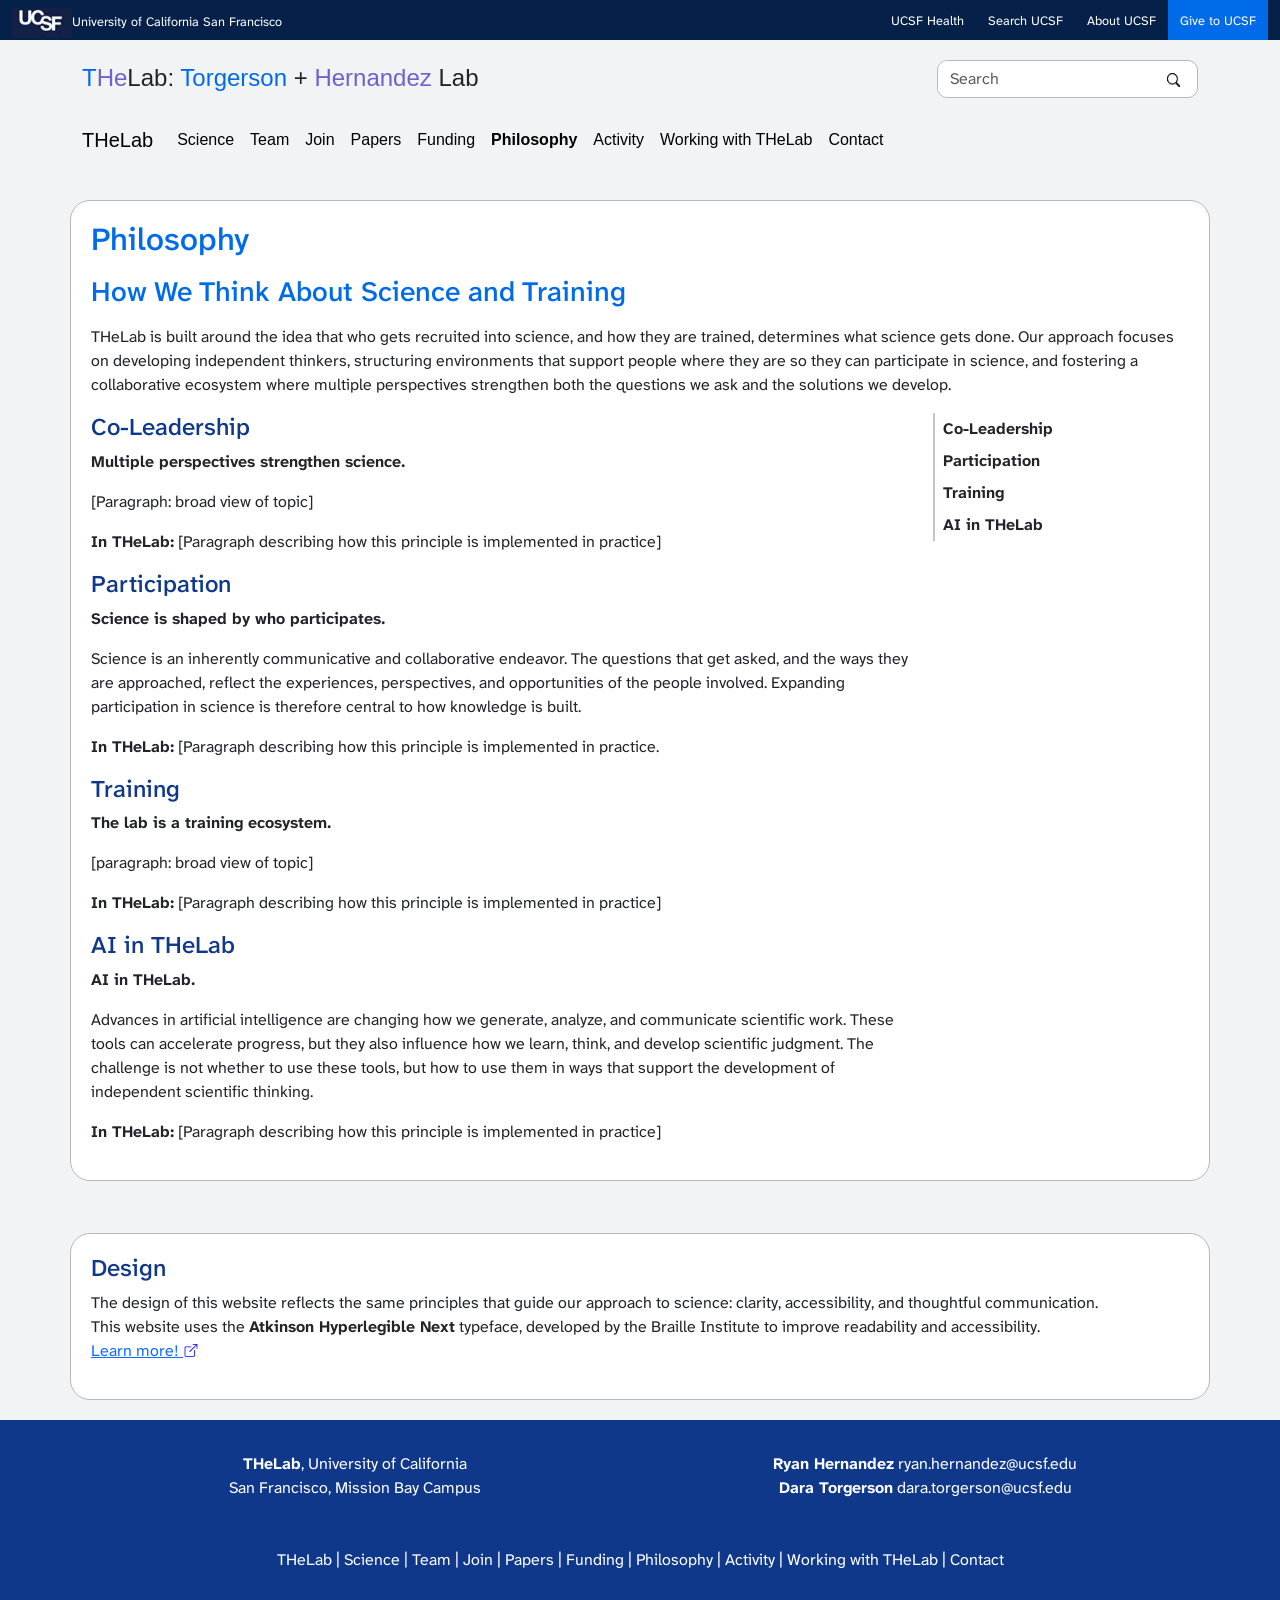
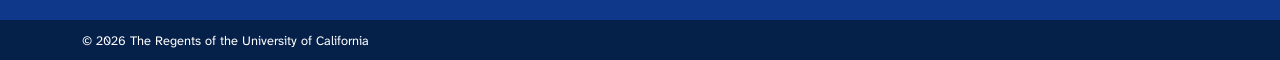
<file: philosophy.html>
<!DOCTYPE html>
<html lang="en" class="h-100" data-bs-theme="auto"> 
    <head>
        <meta charset="utf-8">
        <meta name="viewport" content="width=device-width, initial-scale=1">
        <meta name="description" content="">
        <meta name="author" content="Mark Otto, Jacob Thornton, and Bootstrap contributors">
        <meta name="generator" content="Astro v5.13.2">
        <title>Mockup Page</title>  
        <link href="https://cdn.jsdelivr.net/npm/bootstrap@5.3.8/dist/css/bootstrap.min.css" rel="stylesheet" integrity="sha384-sRIl4kxILFvY47J16cr9ZwB07vP4J8+LH7qKQnuqkuIAvNWLzeN8tE5YBujZqJLB" crossorigin="anonymous">
        <link rel="stylesheet" type="text/css" href="styles.css">
        <link rel="preconnect" href="https://fonts.googleapis.com">
        <link rel="preconnect" href="https://fonts.gstatic.com" crossorigin>
        <link href="https://fonts.googleapis.com/css2?family=Atkinson+Hyperlegible+Next:ital,wght@0,200..800;1,200..800&display=swap" rel="stylesheet">
    </head>

    <body class="d-flex flex-column h-100">
    <main class="flex-shrink-0"> 

        <div class="ucsf-banner-nav bg-dark-blue font-white"><!-- UCSF main banner -->
            <div class="container top-header-container">
                <ul class="menu row">
                    <li class="first col-8"><a href="https://www.ucsf.edu/"><img src="images/logo.png">University of California San Francisco</a></li>
                    <li class="col"><a href="https://www.ucsfhealth.org/">UCSF Health</a></li>
                    <li class="col"><a href="https://www.ucsf.edu/search">Search UCSF</a></li>
                    <li class="col"><a href="https://www.ucsf.edu/about">About UCSF</a></li>                   
                    <li class="header-give col"><a href="https://giving.ucsf.edu/">Give to UCSF</a></li>
                </ul>
            </div>
        </div>

        <div class="container">
            <div class="row">
                <div class="col">
                    <p class="brand"><span class="brightblue">T</span><span class="purple">He</span>Lab: <span class="brightblue">Torgerson</span> + <span class="purple">Hernandez</span> Lab</p>
                </div>
            <div class="col-3">
                    <form class="d-flex" role="search">
                        <input class="form-control me-2" type="search" placeholder="Search" aria-label="Search"/>
                        <button class="btn btn-outline-searchbar" type="submit"><img src="images/searchglass.png" class="img-fluid"></button>
                    </form>
        </div>
        </div>
        </div>

        <nav class="navbar navbar-expand-lg">
            <div class="container">
                <a class="navbar-brand" href="index.html">THeLab</a>
                <button class="navbar-toggler" type="button" data-bs-toggle="collapse" data-bs-target="#navbarSupportedContent" aria-controls="navbarSupportedContent" aria-expanded="false" aria-label="Toggle navigation">
                    <span class="navbar-toggler-icon"></span>
                </button>
                <div class="collapse navbar-collapse" id="navbarSupportedContent">
                    <ul class="navbar-nav me-auto mb-2 mb-lg-0">
                        <li class="nav-item">
                            <a class="nav-link" href="science.html">Science</a>
                        </li>
                        <li class="nav-item">
                            <a class="nav-link" href="team.html">Team</a>
                        </li>
                        <li class="nav-item">
                            <a class="nav-link" href="join-thelab.html">Join</a>
                        </li>
                        <li class="nav-item">
                            <a class="nav-link" href="papers.html">Papers</a>
                        </li>
                        <li class="nav-item">
                            <a class="nav-link" href="funding.html">Funding</a>
                        </li>
                        <li class="nav-item">
                            <a class="nav-link active" href="philosophy.html" aria-current="page">Philosophy</a>
                        </li>
                        <li class="nav-item">
                            <a class="nav-link" href="activity.html">Activity</a>
                        </li>
                        <li class="nav-item">
                            <a class="nav-link" href="working-with-thelab.html">Working with THeLab</a>
                        </li>
                        <li class="nav-item">
                            <a class="nav-link" href="contact.html">Contact</a>
                        </li>
                    </ul>
                </div>
            </div>
        </nav>
        
        <div class="container-fluid maincontent">
            <div class="container">
            <h1>Philosophy</h1>
            <h2>How We Think About Science and Training</h2>
            <p>THeLab is built around the idea that who gets recruited into science, and how they are trained, determines what science gets done. Our approach focuses on developing independent thinkers, structuring environments that support people where they are so they can participate in science, and fostering a collaborative ecosystem where multiple perspectives strengthen both the questions we ask and the solutions we develop.</p>
            <div class="row">
            <div class="col-9">
                <section aria-labelledby="colead">
          
            <h3>
                <a name="colead"></a>Co-Leadership
            </h3>
            <p>
                <strong>Multiple perspectives strengthen science.</strong>
            </p>
            <p>[Paragraph: broad view of topic]</p>
            <p>                
                <strong>In THeLab:</strong> [Paragraph describing how this principle is implemented in practice]
            </p>
        </section>
        <section aria-labelledby="participate">
            <h3>
                <a name="participate"></a>Participation
            </h3>
            <p>
                <strong>Science is shaped by who participates.</strong>
            </p>
            <p>Science is an inherently communicative and collaborative endeavor. The questions that get asked, and the ways they are approached, reflect the experiences, perspectives, and opportunities of the people involved. Expanding participation in science is therefore central to how knowledge is built.</p>
            <p>
                <strong>In THeLab:</strong> [Paragraph describing how this principle is implemented in practice.
            </p>
        </section>
        <section aria-labelledby="train">
            <h3>
                <a name="train"></a>Training
            </h3>
            <p>
                <strong>The lab is a training ecosystem.</strong>
            </p>
            <p>[paragraph: broad view of topic]</p>
            <p>
                <strong>In THeLab:</strong> [Paragraph describing how this principle is implemented in practice]</p>
            </section>
            <section aria-labelledby="aiinlab">
            <h3>
                <a name="aiinlab"></a>AI in THeLab
            </h3>
            <p>
                <strong>AI in THeLab.</strong>
            </p>
            <p>Advances in artificial intelligence are changing how we generate, analyze, and communicate scientific work. These tools can accelerate progress, but they also influence how we learn, think, and develop scientific judgment. The challenge is not whether to use these tools, but how to use them in ways that support the development of independent scientific thinking.</p>
            <p>
                <strong>In THeLab:</strong> [Paragraph describing how this principle is implemented in practice]
            </p>
        </section>
    </div>
    <div class="col-3">
        <nav class="sidebar">
              <ul>
                <li><a href="#colead">Co-Leadership</a></li>
                <li><a href="#participate">Participation</a></li>
                <li><a href="#train">Training</a></li>
                <li><a href="#aiinlab">AI in THeLab</a></li>
              </ul>
            </p>
        </nav>
        </div>
        </div><!-- end container -->

    </main>

            <div class="maincontent">
                <div class="container">
            <h3>Design</h3>
            <p>The design of this website reflects the same principles that guide our approach to science: clarity, accessibility, and thoughtful communication.<br>
            This website uses the <strong>Atkinson Hyperlegible Next</strong> typeface, developed by the Braille Institute to improve readability and accessibility.<br>
            <a href="https://www.brailleinstitute.org/freefont/" target="blank">Learn more!<span class="visually-hidden">Opens in new tab</span> <svg xmlns="http://www.w3.org/2000/svg" width="16" height="16" fill="blue" class="bi bi-box-arrow-up-right" viewBox="0 0 16 20">
  <path fill-rule="evenodd" d="M8.636 3.5a.5.5 0 0 0-.5-.5H1.5A1.5 1.5 0 0 0 0 4.5v10A1.5 1.5 0 0 0 1.5 16h10a1.5 1.5 0 0 0 1.5-1.5V7.864a.5.5 0 0 0-1 0V14.5a.5.5 0 0 1-.5.5h-10a.5.5 0 0 1-.5-.5v-10a.5.5 0 0 1 .5-.5h6.636a.5.5 0 0 0 .5-.5"/>
  <path fill-rule="evenodd" d="M16 .5a.5.5 0 0 0-.5-.5h-5a.5.5 0 0 0 0 1h3.793L6.146 9.146a.5.5 0 1 0 .708.708L15 1.707V5.5a.5.5 0 0 0 1 0z"/>
</svg></a></p>
        </div>
    </div>

    <footer class="footer mt-auto bg-med-blue">
        <div class="container font-white navfooter">
            <div class="row">
                <div class="col footerinfo">
                    <p><strong>THeLab</strong>, University of California<br>San Francisco, Mission Bay Campus</p>
                </div>
                <div class="col footerinfo"><p><strong>Ryan Hernandez</strong> ryan.hernandez@ucsf.edu<br><strong>Dara Torgerson</strong> dara.torgerson@ucsf.edu</p>
                </div>
            </div>
            <p class="footernav"><a href="index.html">THeLab</a> | <a href="science.html">Science</a> | <a href="team.html">Team</a> | <a href="join-thelab.html">Join</a> | <a href="papers.html">Papers</a> | <a href="funding.html">Funding</a> | <a href="philosophy.html">Philosophy</a> | <a href="activity.html">Activity</a> | <a href="working-with-thelab.html">Working with THeLab</a> | <a href="contact.html">Contact</a></p></div>
            <div class="container-fluid bg-dark-blue copyfoot"> 
                <div class="container">
                    <span class="font-white copy">&copy; 2026 The Regents of the University of California</span>
                </div>
            </div> 
        </div>
    </footer> 


        <script src="https://cdn.jsdelivr.net/npm/bootstrap@5.3.8/dist/js/bootstrap.bundle.min.js" integrity="sha384-FKyoEForCGlyvwx9Hj09JcYn3nv7wiPVlz7YYwJrWVcXK/BmnVDxM+D2scQbITxI" crossorigin="anonymous"></script> 
    </body>

</html>
</file>
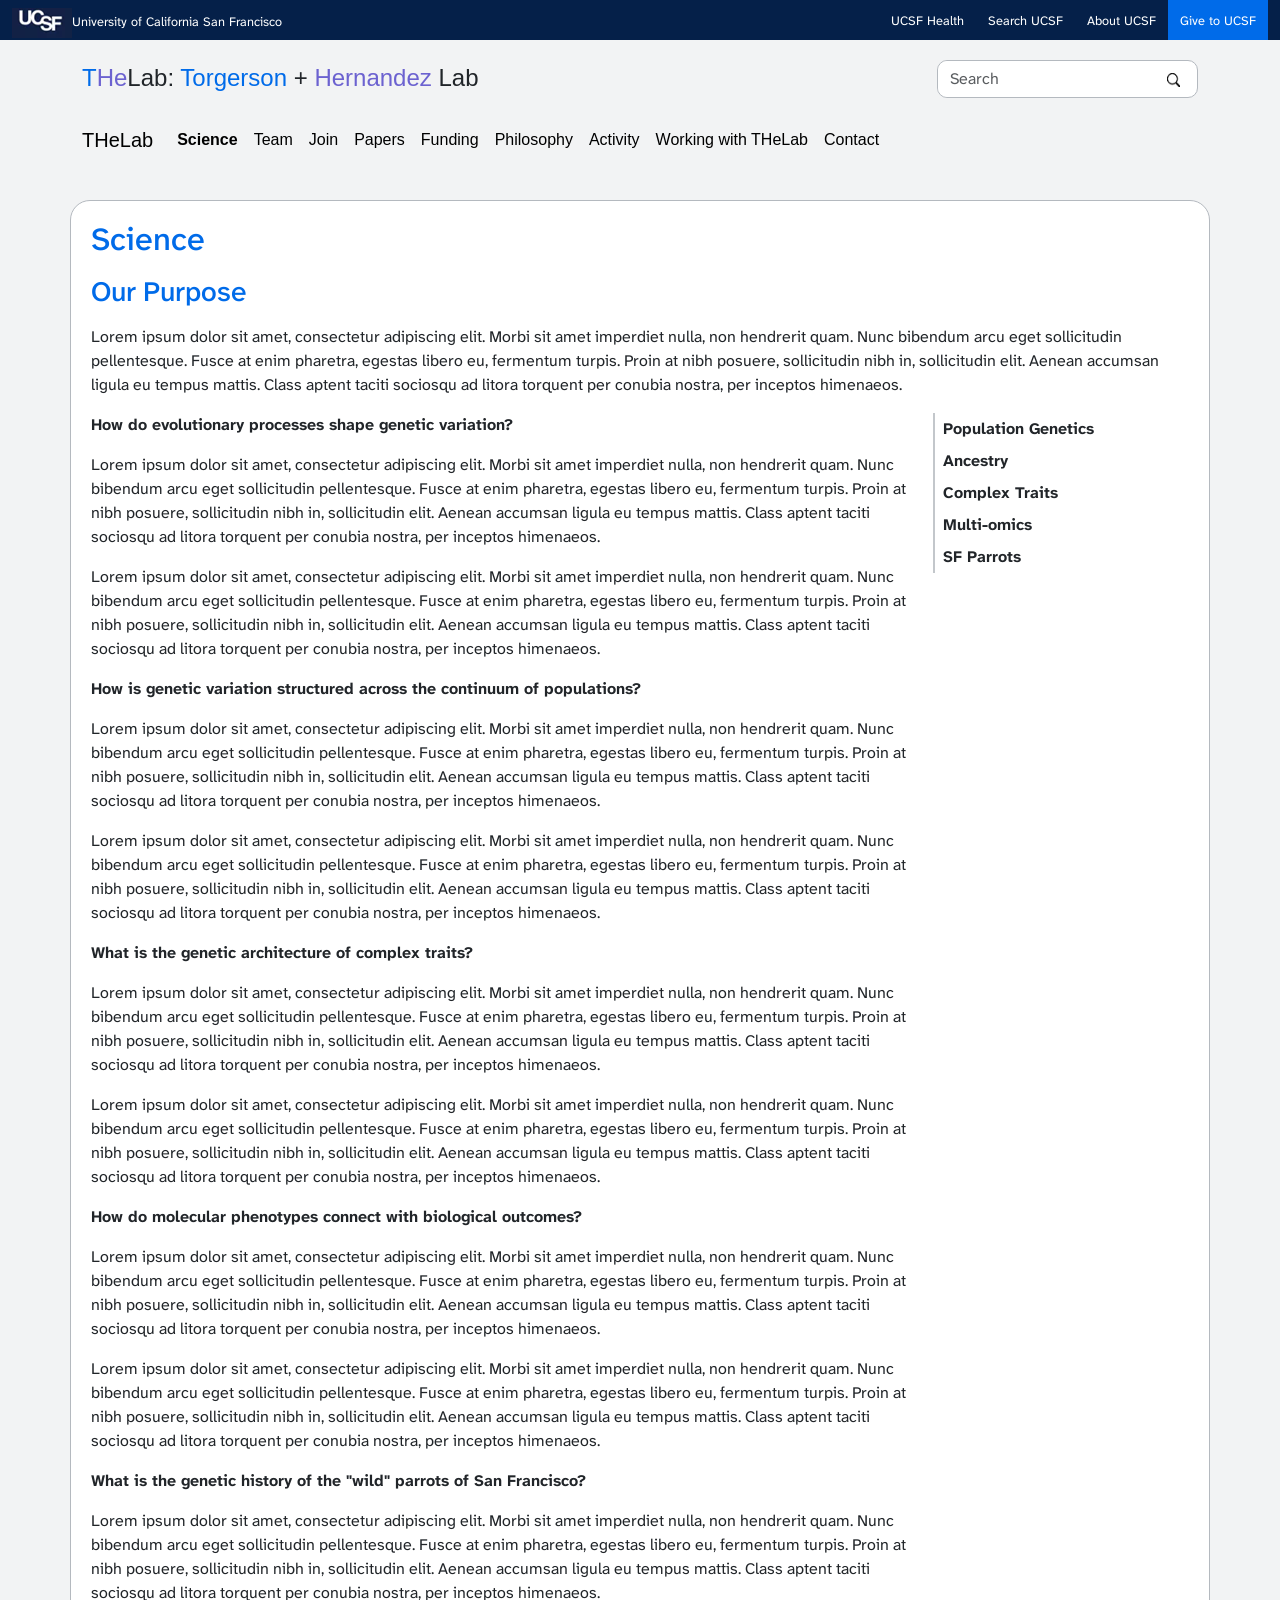
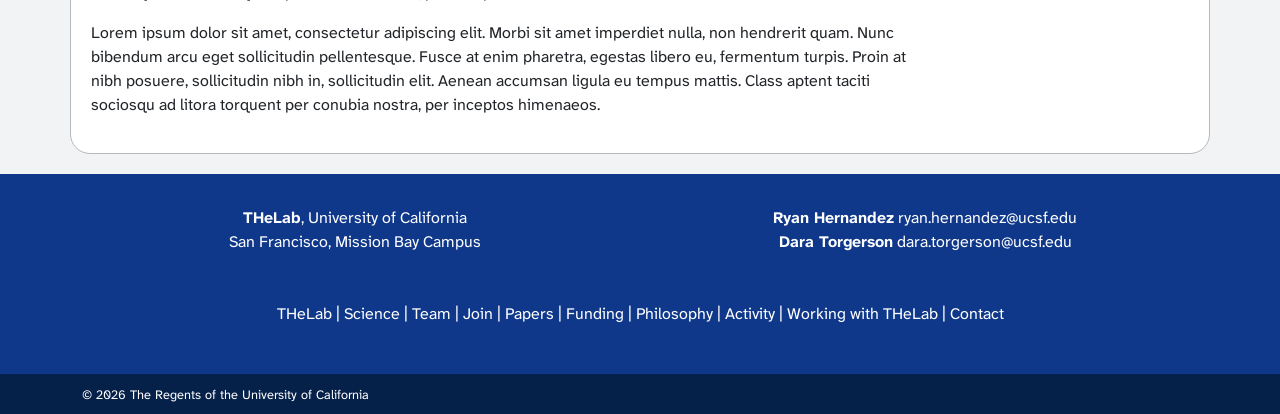
<file: science.html>
<!DOCTYPE html>
<html lang="en" class="h-100" data-bs-theme="auto"> 
    <head>
        <meta charset="utf-8">
        <meta name="viewport" content="width=device-width, initial-scale=1">
        <meta name="description" content="">
        <meta name="author" content="Mark Otto, Jacob Thornton, and Bootstrap contributors">
        <meta name="generator" content="Astro v5.13.2">
        <title>Mockup Page</title>  
        <link href="https://cdn.jsdelivr.net/npm/bootstrap@5.3.8/dist/css/bootstrap.min.css" rel="stylesheet" integrity="sha384-sRIl4kxILFvY47J16cr9ZwB07vP4J8+LH7qKQnuqkuIAvNWLzeN8tE5YBujZqJLB" crossorigin="anonymous">
        <link rel="stylesheet" type="text/css" href="styles.css">
        <link rel="preconnect" href="https://fonts.googleapis.com">
        <link rel="preconnect" href="https://fonts.gstatic.com" crossorigin>
        <link href="https://fonts.googleapis.com/css2?family=Atkinson+Hyperlegible+Next:ital,wght@0,200..800;1,200..800&display=swap" rel="stylesheet">
    </head>

    <body class="d-flex flex-column h-100">
    <main class="flex-shrink-0"> 

        <div class="ucsf-banner-nav bg-dark-blue font-white"><!-- UCSF main banner -->
            <div class="container top-header-container">
                <ul class="menu row">
                    <li class="first col-8"><a href="https://www.ucsf.edu/"><img src="images/logo.png">University of California San Francisco</a></li>
                    <li class="col"><a href="https://www.ucsfhealth.org/">UCSF Health</a></li>
                    <li class="col"><a href="https://www.ucsf.edu/search">Search UCSF</a></li>
                    <li class="col"><a href="https://www.ucsf.edu/about">About UCSF</a></li>                   
                    <li class="header-give col"><a href="https://giving.ucsf.edu/">Give to UCSF</a></li>
                </ul>
            </div>
        </div>

        <div class="container">
            <div class="row">
                <div class="col">
                    <p class="brand"><span class="brightblue">T</span><span class="purple">He</span>Lab: <span class="brightblue">Torgerson</span> + <span class="purple">Hernandez</span> Lab</p>
                </div>
            <div class="col-3">
                    <form class="d-flex" role="search">
                        <input class="form-control me-2" type="search" placeholder="Search" aria-label="Search"/>
                        <button class="btn btn-outline-searchbar" type="submit"><img src="images/searchglass.png" class="img-fluid"></button>
                    </form>
        </div>
        </div>
        </div>

        <nav class="navbar navbar-expand-lg">
            <div class="container">
                <a class="navbar-brand" href="index.html">THeLab</a>
                <button class="navbar-toggler" type="button" data-bs-toggle="collapse" data-bs-target="#navbarSupportedContent" aria-controls="navbarSupportedContent" aria-expanded="false" aria-label="Toggle navigation">
                    <span class="navbar-toggler-icon"></span>
                </button>
                <div class="collapse navbar-collapse" id="navbarSupportedContent">
                    <ul class="navbar-nav me-auto mb-2 mb-lg-0">
                        <li class="nav-item">
                            <a class="nav-link active" aria-current="page" href="science.html">Science</a>
                        </li>
                        <li class="nav-item">
                            <a class="nav-link" href="team.html">Team</a>
                        </li>
                        <li class="nav-item">
                            <a class="nav-link" href="join-thelab.html">Join</a>
                        </li>
                        <li class="nav-item">
                            <a class="nav-link" href="papers.html">Papers</a>
                        </li>
                        <li class="nav-item">
                            <a class="nav-link" href="funding.html">Funding</a>
                        </li>
                        <li class="nav-item">
                            <a class="nav-link" href="philosophy.html">Philosophy</a>
                        </li>
                        <li class="nav-item">
                            <a class="nav-link" href="activity.html">Activity</a>
                        </li>
                        <li class="nav-item">
                            <a class="nav-link" href="working-with-thelab.html">Working with THeLab</a>
                        </li>
                        <li class="nav-item">
                            <a class="nav-link" href="contact.html">Contact</a>
                        </li>
                    </ul>
                </div>
            </div>
        </nav>
        
        <div class="container-fluid maincontent">
            <div class="container">
            <h1>Science</h1> 
            <h2>Our Purpose</h2>
              <p>Lorem ipsum dolor sit amet, consectetur adipiscing elit. Morbi sit amet imperdiet nulla, non hendrerit quam. Nunc bibendum arcu eget sollicitudin pellentesque. Fusce at enim pharetra, egestas libero eu, fermentum turpis. Proin at nibh posuere, sollicitudin nibh in, sollicitudin elit. Aenean accumsan ligula eu tempus mattis. Class aptent taciti sociosqu ad litora torquent per conubia nostra, per inceptos himenaeos.</p>
      
          <div class="row">
            <div class="col-9">

              <section aria-labelledby="popgen">
<p><a name="popgen"></a><strong>How do evolutionary processes shape genetic variation?</strong></p>

    <p>Lorem ipsum dolor sit amet, consectetur adipiscing elit. Morbi sit amet imperdiet nulla, non hendrerit quam. Nunc bibendum arcu eget sollicitudin pellentesque. Fusce at enim pharetra, egestas libero eu, fermentum turpis. Proin at nibh posuere, sollicitudin nibh in, sollicitudin elit. Aenean accumsan ligula eu tempus mattis. Class aptent taciti sociosqu ad litora torquent per conubia nostra, per inceptos himenaeos.</p>
 <p>Lorem ipsum dolor sit amet, consectetur adipiscing elit. Morbi sit amet imperdiet nulla, non hendrerit quam. Nunc bibendum arcu eget sollicitudin pellentesque. Fusce at enim pharetra, egestas libero eu, fermentum turpis. Proin at nibh posuere, sollicitudin nibh in, sollicitudin elit. Aenean accumsan ligula eu tempus mattis. Class aptent taciti sociosqu ad litora torquent per conubia nostra, per inceptos himenaeos.</p>
              </section>

              <section aria-labelledby="ancestry">
<p><a name="ancestry"></a><strong>How is genetic variation structured across the continuum of populations?</strong></p>

      <p>Lorem ipsum dolor sit amet, consectetur adipiscing elit. Morbi sit amet imperdiet nulla, non hendrerit quam. Nunc bibendum arcu eget sollicitudin pellentesque. Fusce at enim pharetra, egestas libero eu, fermentum turpis. Proin at nibh posuere, sollicitudin nibh in, sollicitudin elit. Aenean accumsan ligula eu tempus mattis. Class aptent taciti sociosqu ad litora torquent per conubia nostra, per inceptos himenaeos.</p>
 <p>Lorem ipsum dolor sit amet, consectetur adipiscing elit. Morbi sit amet imperdiet nulla, non hendrerit quam. Nunc bibendum arcu eget sollicitudin pellentesque. Fusce at enim pharetra, egestas libero eu, fermentum turpis. Proin at nibh posuere, sollicitudin nibh in, sollicitudin elit. Aenean accumsan ligula eu tempus mattis. Class aptent taciti sociosqu ad litora torquent per conubia nostra, per inceptos himenaeos.</p>
              </section>

              <section aria-labelledby="comptraits">
<p><a name="comptraits"></a><strong>What is the genetic architecture of complex traits?</strong></p>

      <p>Lorem ipsum dolor sit amet, consectetur adipiscing elit. Morbi sit amet imperdiet nulla, non hendrerit quam. Nunc bibendum arcu eget sollicitudin pellentesque. Fusce at enim pharetra, egestas libero eu, fermentum turpis. Proin at nibh posuere, sollicitudin nibh in, sollicitudin elit. Aenean accumsan ligula eu tempus mattis. Class aptent taciti sociosqu ad litora torquent per conubia nostra, per inceptos himenaeos.</p>
 <p>Lorem ipsum dolor sit amet, consectetur adipiscing elit. Morbi sit amet imperdiet nulla, non hendrerit quam. Nunc bibendum arcu eget sollicitudin pellentesque. Fusce at enim pharetra, egestas libero eu, fermentum turpis. Proin at nibh posuere, sollicitudin nibh in, sollicitudin elit. Aenean accumsan ligula eu tempus mattis. Class aptent taciti sociosqu ad litora torquent per conubia nostra, per inceptos himenaeos.</p>
              </section>

              <section aria-labelledby="multiomics">
<p><a name="multiomics"></a><strong>How do molecular phenotypes connect with biological outcomes?</strong></p>

      <p>Lorem ipsum dolor sit amet, consectetur adipiscing elit. Morbi sit amet imperdiet nulla, non hendrerit quam. Nunc bibendum arcu eget sollicitudin pellentesque. Fusce at enim pharetra, egestas libero eu, fermentum turpis. Proin at nibh posuere, sollicitudin nibh in, sollicitudin elit. Aenean accumsan ligula eu tempus mattis. Class aptent taciti sociosqu ad litora torquent per conubia nostra, per inceptos himenaeos.</p>
 <p>Lorem ipsum dolor sit amet, consectetur adipiscing elit. Morbi sit amet imperdiet nulla, non hendrerit quam. Nunc bibendum arcu eget sollicitudin pellentesque. Fusce at enim pharetra, egestas libero eu, fermentum turpis. Proin at nibh posuere, sollicitudin nibh in, sollicitudin elit. Aenean accumsan ligula eu tempus mattis. Class aptent taciti sociosqu ad litora torquent per conubia nostra, per inceptos himenaeos.</p>
              </section>

              <section aria-labelledby="parrots">
<p><a name="parrots"></a><strong>What is the genetic history of the "wild" parrots of San Francisco?</strong></p>

       <p>Lorem ipsum dolor sit amet, consectetur adipiscing elit. Morbi sit amet imperdiet nulla, non hendrerit quam. Nunc bibendum arcu eget sollicitudin pellentesque. Fusce at enim pharetra, egestas libero eu, fermentum turpis. Proin at nibh posuere, sollicitudin nibh in, sollicitudin elit. Aenean accumsan ligula eu tempus mattis. Class aptent taciti sociosqu ad litora torquent per conubia nostra, per inceptos himenaeos.</p>
 <p>Lorem ipsum dolor sit amet, consectetur adipiscing elit. Morbi sit amet imperdiet nulla, non hendrerit quam. Nunc bibendum arcu eget sollicitudin pellentesque. Fusce at enim pharetra, egestas libero eu, fermentum turpis. Proin at nibh posuere, sollicitudin nibh in, sollicitudin elit. Aenean accumsan ligula eu tempus mattis. Class aptent taciti sociosqu ad litora torquent per conubia nostra, per inceptos himenaeos.</p>
              </section>
</div>
<div class="col-3">
  <nav class="sidebar">
  <ul><li><a href="#popgen">Population Genetics</a></li><li><a href="#ancestry">Ancestry</a></li><li><a href="#comptraits">Complex Traits</a></li><li><a href="#multiomics">Multi-omics</a></li><li><a href="#parrots">SF Parrots</a></li></ul>
  </nav>
            </div><!-- end container -->
        </div>

    </main>

    <footer class="footer mt-auto bg-med-blue">
        <div class="container font-white navfooter">
            <div class="row">
                <div class="col footerinfo">
                    <p><strong>THeLab</strong>, University of California<br>San Francisco, Mission Bay Campus</p>
                </div>
                <div class="col footerinfo"><p><strong>Ryan Hernandez</strong> ryan.hernandez@ucsf.edu<br><strong>Dara Torgerson</strong> dara.torgerson@ucsf.edu</p>
                </div>
            </div>
            <p class="footernav"><a href="index.html">THeLab</a> | <a href="science.html">Science</a> | <a href="team.html">Team</a> | <a href="join-thelab.html">Join</a> | <a href="papers.html">Papers</a> | <a href="funding.html">Funding</a> | <a href="philosophy.html">Philosophy</a> | <a href="activity.html">Activity</a> | <a href="working-with-thelab.html">Working with THeLab</a> | <a href="contact.html">Contact</a></p></div>
            <div class="container-fluid bg-dark-blue copyfoot"> 
                <div class="container">
                    <span class="font-white copy">&copy; 2026 The Regents of the University of California</span>
                </div>
            </div> 
        </div>
    </footer> 


        <script src="https://cdn.jsdelivr.net/npm/bootstrap@5.3.8/dist/js/bootstrap.bundle.min.js" integrity="sha384-FKyoEForCGlyvwx9Hj09JcYn3nv7wiPVlz7YYwJrWVcXK/BmnVDxM+D2scQbITxI" crossorigin="anonymous"></script> 
    </body>

</html>
</file>
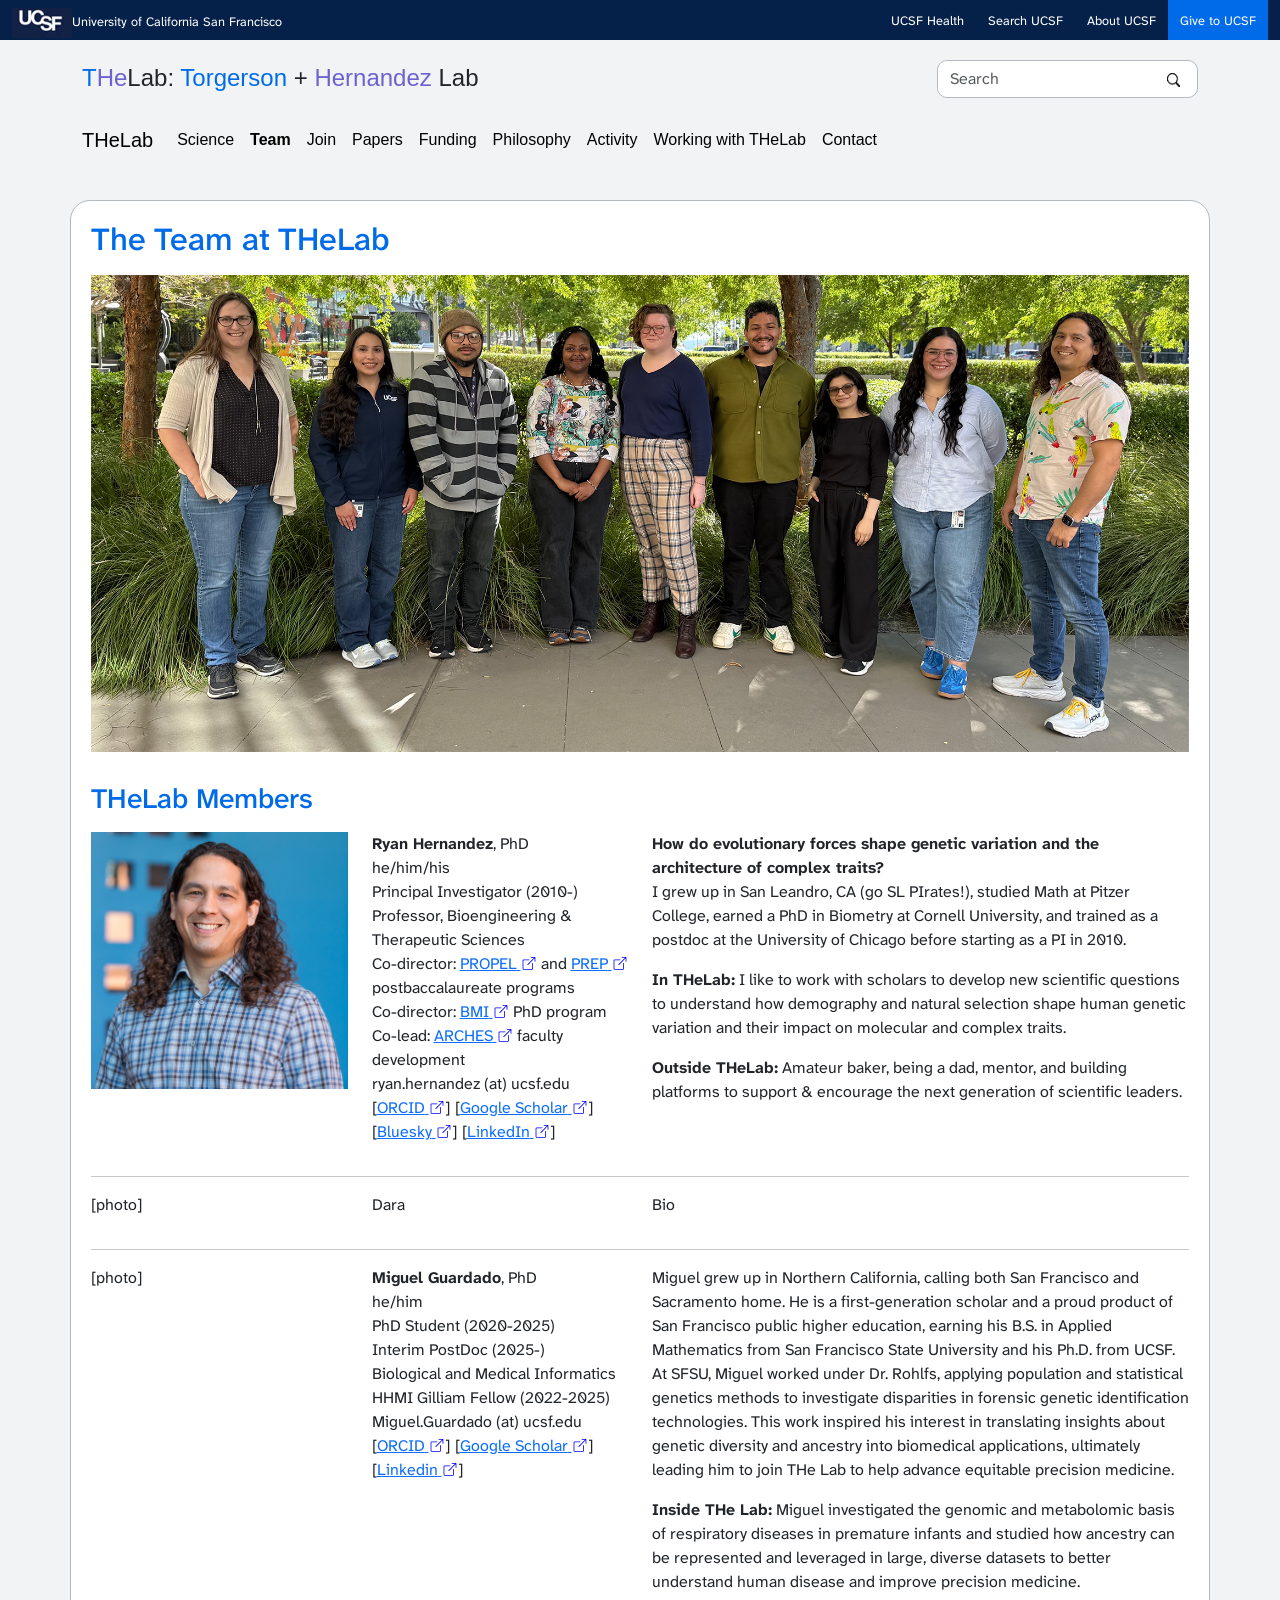
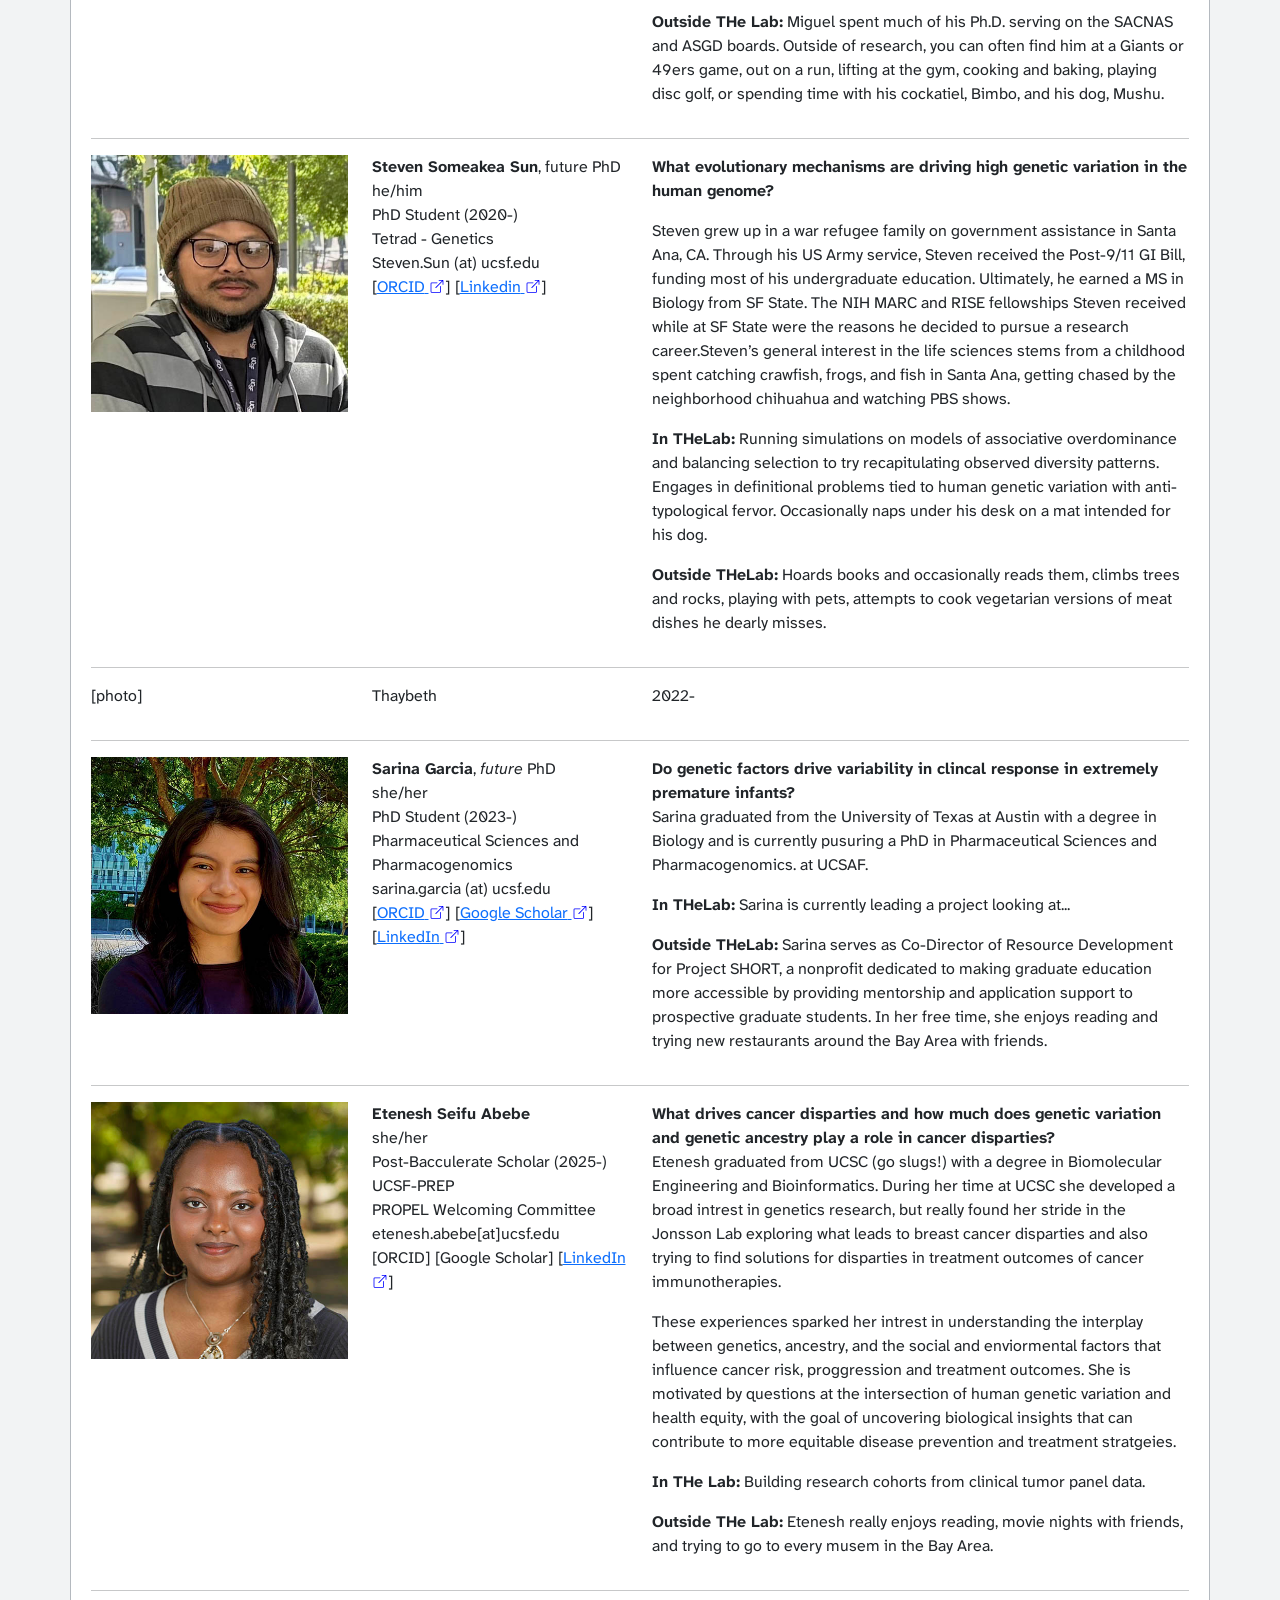
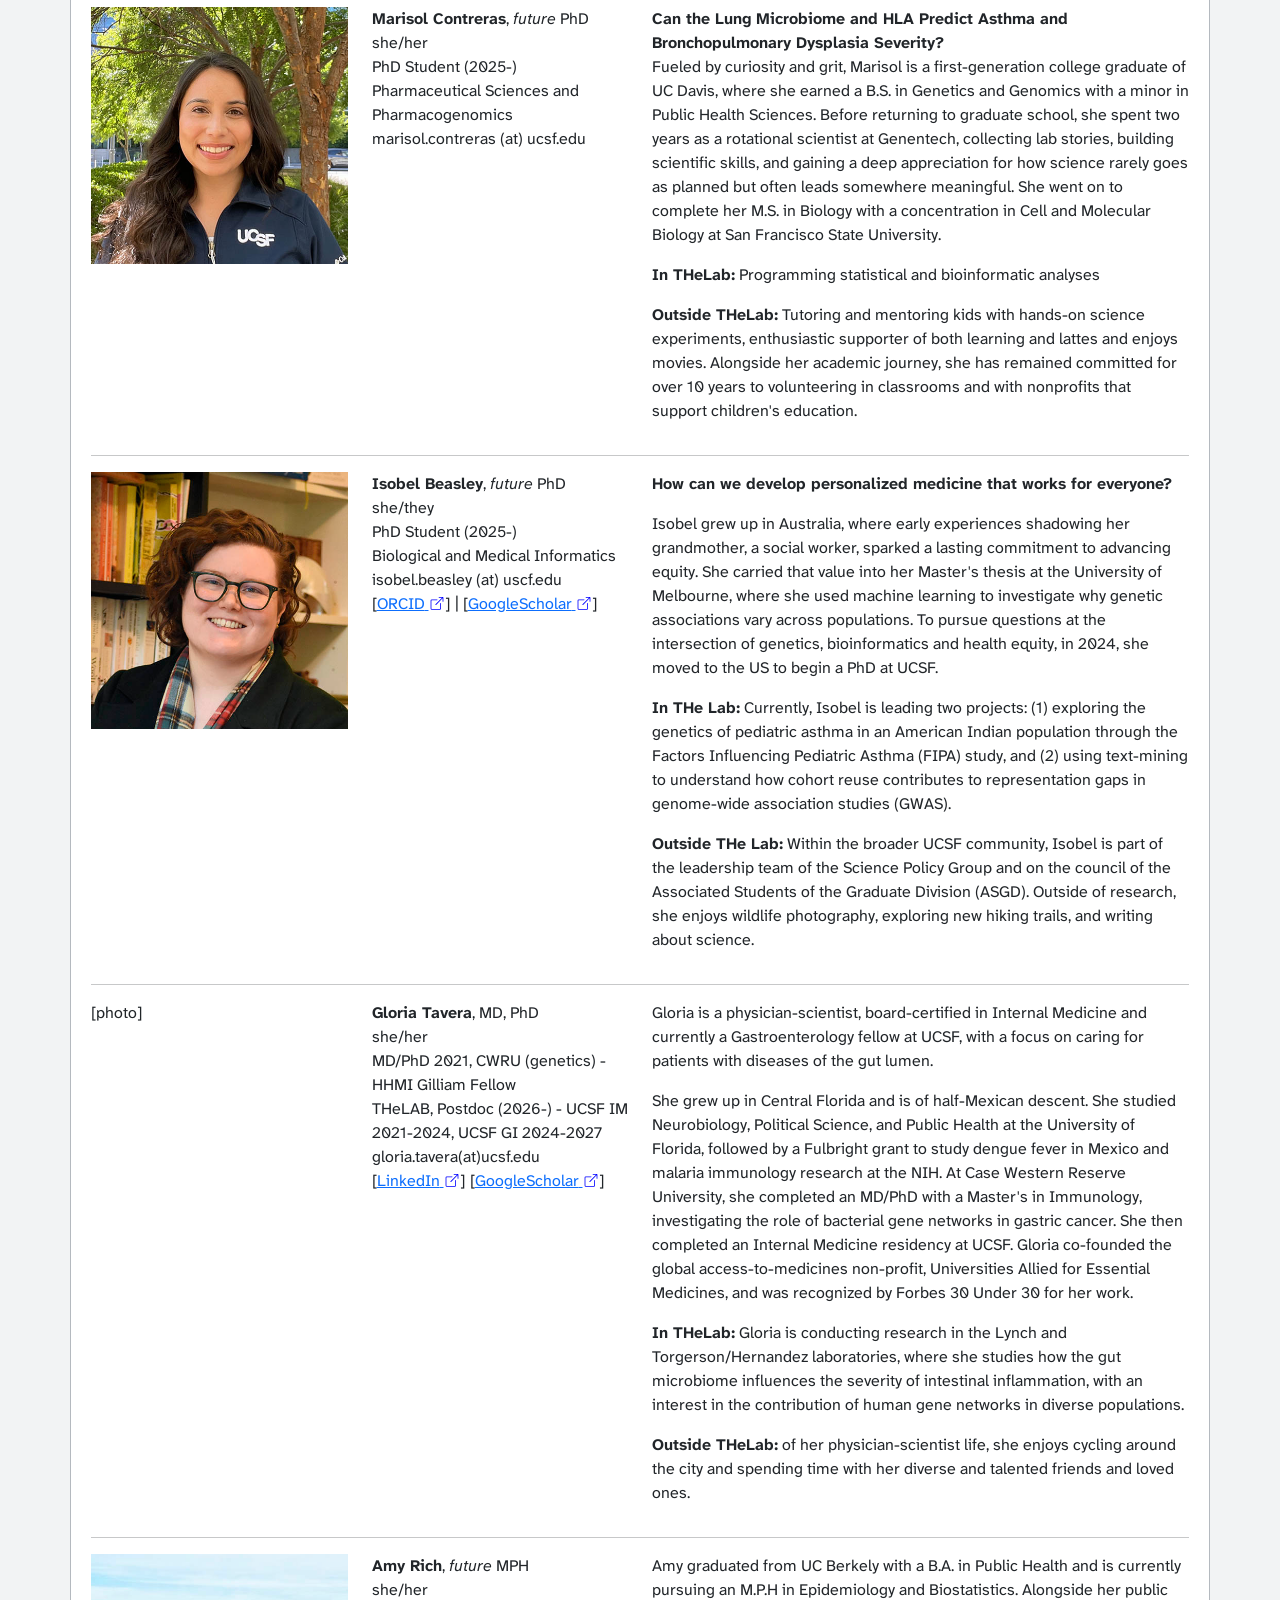
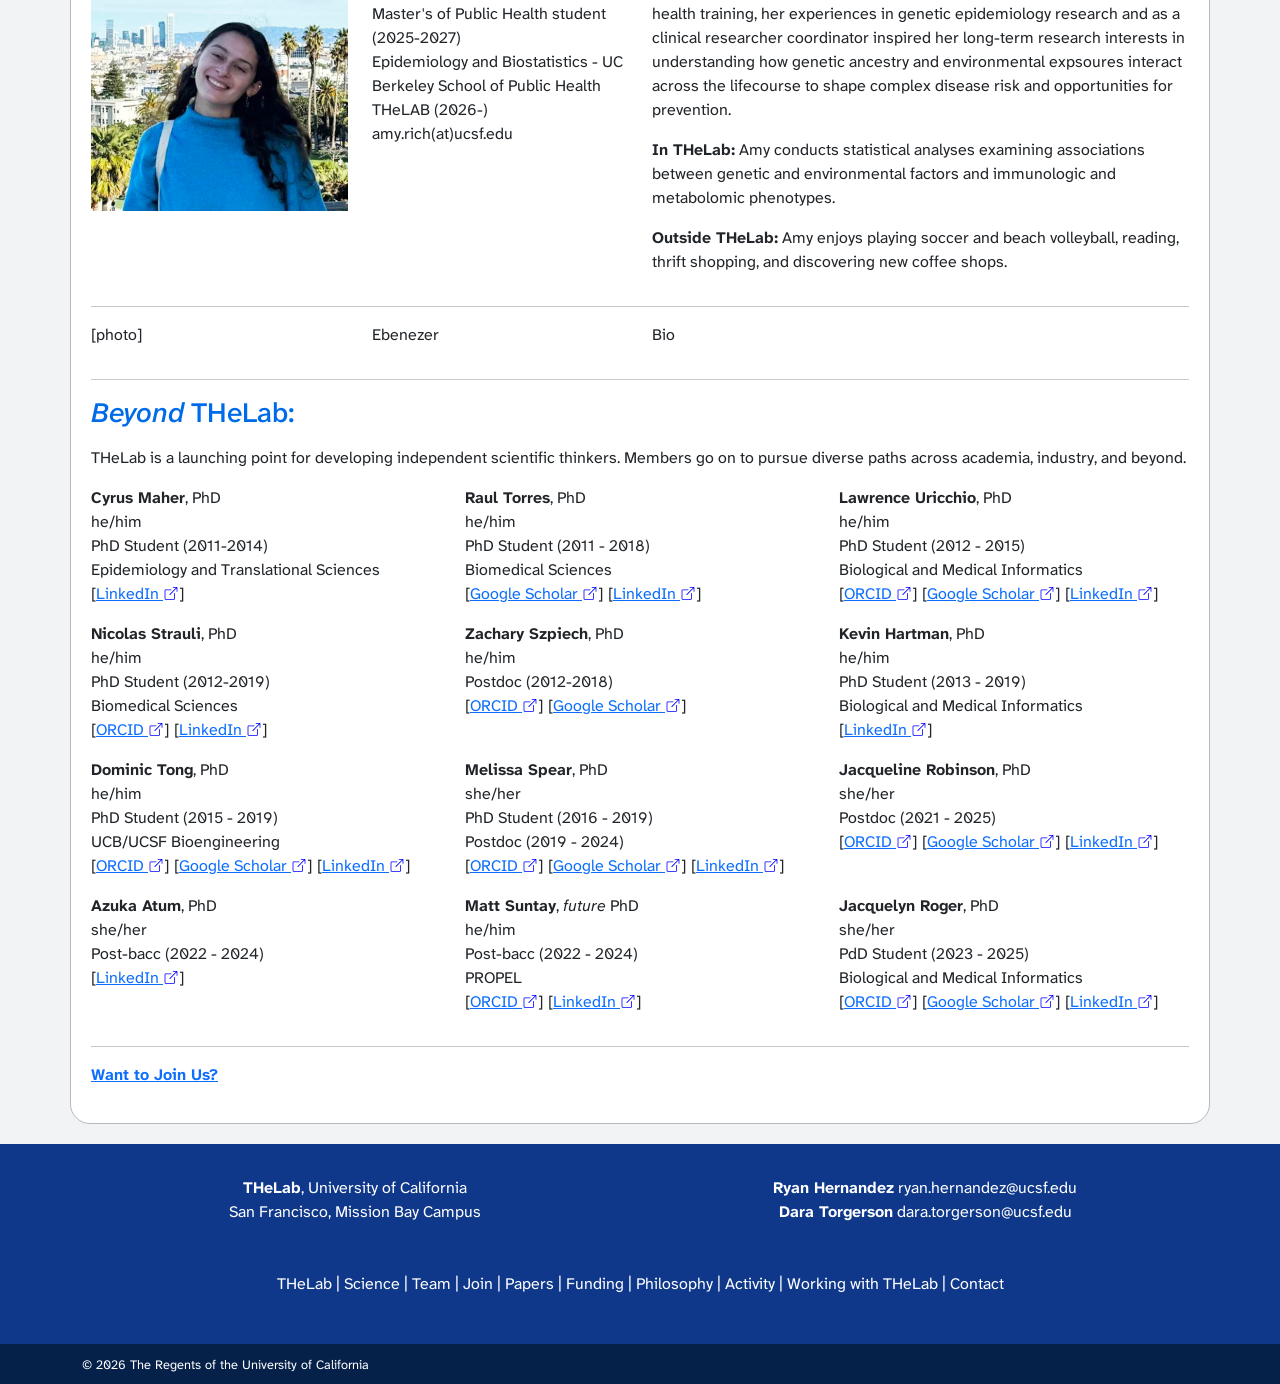
<file: team.html>
<!DOCTYPE html>
<html lang="en" class="h-100" data-bs-theme="auto"> 
    <head>
        <meta charset="utf-8">
        <meta name="viewport" content="width=device-width, initial-scale=1">
        <meta name="description" content="">
        <meta name="author" content="Mark Otto, Jacob Thornton, and Bootstrap contributors">
        <meta name="generator" content="Astro v5.13.2">
        <title>Mockup Page</title>  
        <link href="https://cdn.jsdelivr.net/npm/bootstrap@5.3.8/dist/css/bootstrap.min.css" rel="stylesheet" integrity="sha384-sRIl4kxILFvY47J16cr9ZwB07vP4J8+LH7qKQnuqkuIAvNWLzeN8tE5YBujZqJLB" crossorigin="anonymous">
        <link rel="stylesheet" type="text/css" href="styles.css">
        <link rel="preconnect" href="https://fonts.googleapis.com">
        <link rel="preconnect" href="https://fonts.gstatic.com" crossorigin>
        <link href="https://fonts.googleapis.com/css2?family=Atkinson+Hyperlegible+Next:ital,wght@0,200..800;1,200..800&display=swap" rel="stylesheet">
    </head>

    <body class="d-flex flex-column h-100">
    <main class="flex-shrink-0"> 

        <div class="ucsf-banner-nav bg-dark-blue font-white"><!-- UCSF main banner -->
            <div class="container top-header-container">
                <ul class="menu row">
                    <li class="first col-8"><a href="https://www.ucsf.edu/"><img src="images/logo.png">University of California San Francisco</a></li>
                    <li class="col"><a href="https://www.ucsfhealth.org/">UCSF Health</a></li>
                    <li class="col"><a href="https://www.ucsf.edu/search">Search UCSF</a></li>
                    <li class="col"><a href="https://www.ucsf.edu/about">About UCSF</a></li>                   
                    <li class="header-give col"><a href="https://giving.ucsf.edu/">Give to UCSF</a></li>
                </ul>
            </div>
        </div>

        <div class="container">
            <div class="row">
                <div class="col">
                    <p class="brand"><span class="brightblue">T</span><span class="purple">He</span>Lab: <span class="brightblue">Torgerson</span> + <span class="purple">Hernandez</span> Lab</p>
                </div>
            <div class="col-3">
                    <form class="d-flex" role="search">
                        <input class="form-control me-2" type="search" placeholder="Search" aria-label="Search"/>
                        <button class="btn btn-outline-searchbar" type="submit"><img src="images/searchglass.png" class="img-fluid"></button>
                    </form>
        </div>
        </div>
        </div>

        <nav class="navbar navbar-expand-lg">
            <div class="container">
                <a class="navbar-brand" href="index.html">THeLab</a>
                <button class="navbar-toggler" type="button" data-bs-toggle="collapse" data-bs-target="#navbarSupportedContent" aria-controls="navbarSupportedContent" aria-expanded="false" aria-label="Toggle navigation">
                    <span class="navbar-toggler-icon"></span>
                </button>
                <div class="collapse navbar-collapse" id="navbarSupportedContent">
                    <ul class="navbar-nav me-auto mb-2 mb-lg-0">
                        <li class="nav-item">
                            <a class="nav-link" href="science.html">Science</a>
                        </li>
                        <li class="nav-item">
                            <a class="nav-link active" href="team.html" aria-current="page">Team</a>
                        </li>
                        <li class="nav-item">
                            <a class="nav-link" href="join-thelab.html">Join</a>
                        </li>
                        <li class="nav-item">
                            <a class="nav-link" href="papers.html">Papers</a>
                        </li>
                        <li class="nav-item">
                            <a class="nav-link" href="funding.html">Funding</a>
                        </li>
                        <li class="nav-item">
                            <a class="nav-link" href="philosophy.html">Philosophy</a>
                        </li>
                        <li class="nav-item">
                            <a class="nav-link" href="activity.html">Activity</a>
                        </li>
                        <li class="nav-item">
                            <a class="nav-link" href="working-with-thelab.html">Working with THeLab</a>
                        </li>
                        <li class="nav-item">
                            <a class="nav-link" href="contact.html">Contact</a>
                        </li>
                    </ul>
                </div>
            </div>
        </nav>
        
        <div class="container-fluid maincontent">
            <div class="container">
            <h1>The Team at THeLab</h1>
            <img src="images/groupphoto.png" class="img-fluid imgmargin" alt="Group photo: add names">
            <h2>THeLab Members</h2>
            <div class="row">
                <div class="col-3">
                    <img src="images/Ryan_Hernandez.jpg" class="img-fluid" alt="Headshot of Ryan Hernandez, Principle Investigator">
                </div>
                <div class="col-3">
                    <p><strong>Ryan Hernandez</strong>, PhD<br>
                        he/him/his<br>
                        Principal Investigator (2010-)<br>
                        Professor, Bioengineering & Therapeutic Sciences<br>
                        Co-director: <a href="https://propel.ucsf.edu/" target="blank">PROPEL<span class="visually-hidden">Opens in new tab</span> <svg xmlns="http://www.w3.org/2000/svg" width="16" height="16" fill="blue" class="bi bi-box-arrow-up-right" viewBox="0 0 16 20">
  <path fill-rule="evenodd" d="M8.636 3.5a.5.5 0 0 0-.5-.5H1.5A1.5 1.5 0 0 0 0 4.5v10A1.5 1.5 0 0 0 1.5 16h10a1.5 1.5 0 0 0 1.5-1.5V7.864a.5.5 0 0 0-1 0V14.5a.5.5 0 0 1-.5.5h-10a.5.5 0 0 1-.5-.5v-10a.5.5 0 0 1 .5-.5h6.636a.5.5 0 0 0 .5-.5"/>
  <path fill-rule="evenodd" d="M16 .5a.5.5 0 0 0-.5-.5h-5a.5.5 0 0 0 0 1h3.793L6.146 9.146a.5.5 0 1 0 .708.708L15 1.707V5.5a.5.5 0 0 0 1 0z"/>
</svg></a> and <a href="https://postbac.ucsf.edu/" target="blank">PREP<span class="visually-hidden">Opens in new tab</span> <svg xmlns="http://www.w3.org/2000/svg" width="16" height="16" fill="blue" class="bi bi-box-arrow-up-right" viewBox="0 0 16 20">
  <path fill-rule="evenodd" d="M8.636 3.5a.5.5 0 0 0-.5-.5H1.5A1.5 1.5 0 0 0 0 4.5v10A1.5 1.5 0 0 0 1.5 16h10a1.5 1.5 0 0 0 1.5-1.5V7.864a.5.5 0 0 0-1 0V14.5a.5.5 0 0 1-.5.5h-10a.5.5 0 0 1-.5-.5v-10a.5.5 0 0 1 .5-.5h6.636a.5.5 0 0 0 .5-.5"/>
  <path fill-rule="evenodd" d="M16 .5a.5.5 0 0 0-.5-.5h-5a.5.5 0 0 0 0 1h3.793L6.146 9.146a.5.5 0 1 0 .708.708L15 1.707V5.5a.5.5 0 0 0 1 0z"/>
</svg></a> postbaccalaureate programs<br>
                        Co-director: <a href="https://bmi.ucsf.edu/" target="blank">BMI<span class="visually-hidden">Opens in new tab</span> <svg xmlns="http://www.w3.org/2000/svg" width="16" height="16" fill="blue" class="bi bi-box-arrow-up-right" viewBox="0 0 16 20">
  <path fill-rule="evenodd" d="M8.636 3.5a.5.5 0 0 0-.5-.5H1.5A1.5 1.5 0 0 0 0 4.5v10A1.5 1.5 0 0 0 1.5 16h10a1.5 1.5 0 0 0 1.5-1.5V7.864a.5.5 0 0 0-1 0V14.5a.5.5 0 0 1-.5.5h-10a.5.5 0 0 1-.5-.5v-10a.5.5 0 0 1 .5-.5h6.636a.5.5 0 0 0 .5-.5"/>
  <path fill-rule="evenodd" d="M16 .5a.5.5 0 0 0-.5-.5h-5a.5.5 0 0 0 0 1h3.793L6.146 9.146a.5.5 0 1 0 .708.708L15 1.707V5.5a.5.5 0 0 0 1 0z"/>
</svg></a> PhD program<br>
                        Co-lead: <a href="https://archesprogram.ucsf.edu/" target="blank">ARCHES<span class="visually-hidden">Opens in new tab</span> <svg xmlns="http://www.w3.org/2000/svg" width="16" height="16" fill="blue" class="bi bi-box-arrow-up-right" viewBox="0 0 16 20">
  <path fill-rule="evenodd" d="M8.636 3.5a.5.5 0 0 0-.5-.5H1.5A1.5 1.5 0 0 0 0 4.5v10A1.5 1.5 0 0 0 1.5 16h10a1.5 1.5 0 0 0 1.5-1.5V7.864a.5.5 0 0 0-1 0V14.5a.5.5 0 0 1-.5.5h-10a.5.5 0 0 1-.5-.5v-10a.5.5 0 0 1 .5-.5h6.636a.5.5 0 0 0 .5-.5"/>
  <path fill-rule="evenodd" d="M16 .5a.5.5 0 0 0-.5-.5h-5a.5.5 0 0 0 0 1h3.793L6.146 9.146a.5.5 0 1 0 .708.708L15 1.707V5.5a.5.5 0 0 0 1 0z"/>
</svg></a> faculty development<br>
                        ryan.hernandez (at) ucsf.edu<br>
                        [<a href="https://orcid.org/0000-0001-5249-504X" target="blank">ORCID<span class="visually-hidden">Opens in new tab</span> <svg xmlns="http://www.w3.org/2000/svg" width="16" height="16" fill="blue" class="bi bi-box-arrow-up-right" viewBox="0 0 16 20">
  <path fill-rule="evenodd" d="M8.636 3.5a.5.5 0 0 0-.5-.5H1.5A1.5 1.5 0 0 0 0 4.5v10A1.5 1.5 0 0 0 1.5 16h10a1.5 1.5 0 0 0 1.5-1.5V7.864a.5.5 0 0 0-1 0V14.5a.5.5 0 0 1-.5.5h-10a.5.5 0 0 1-.5-.5v-10a.5.5 0 0 1 .5-.5h6.636a.5.5 0 0 0 .5-.5"/>
  <path fill-rule="evenodd" d="M16 .5a.5.5 0 0 0-.5-.5h-5a.5.5 0 0 0 0 1h3.793L6.146 9.146a.5.5 0 1 0 .708.708L15 1.707V5.5a.5.5 0 0 0 1 0z"/>
</svg></a>] [<a href="https://scholar.google.com/citations?hl=en&user=UJecnBsAAAAJ&view_op=list_works" target="blank">Google Scholar<span class="visually-hidden">Opens in new tab</span> <svg xmlns="http://www.w3.org/2000/svg" width="16" height="16" fill="blue" class="bi bi-box-arrow-up-right" viewBox="0 0 16 20">
  <path fill-rule="evenodd" d="M8.636 3.5a.5.5 0 0 0-.5-.5H1.5A1.5 1.5 0 0 0 0 4.5v10A1.5 1.5 0 0 0 1.5 16h10a1.5 1.5 0 0 0 1.5-1.5V7.864a.5.5 0 0 0-1 0V14.5a.5.5 0 0 1-.5.5h-10a.5.5 0 0 1-.5-.5v-10a.5.5 0 0 1 .5-.5h6.636a.5.5 0 0 0 .5-.5"/>
  <path fill-rule="evenodd" d="M16 .5a.5.5 0 0 0-.5-.5h-5a.5.5 0 0 0 0 1h3.793L6.146 9.146a.5.5 0 1 0 .708.708L15 1.707V5.5a.5.5 0 0 0 1 0z"/>
</svg></a>] [<a href="https://bsky.app/profile/rdhernand.bsky.social" target="blank">Bluesky<span class="visually-hidden">Opens in new tab</span> <svg xmlns="http://www.w3.org/2000/svg" width="16" height="16" fill="blue" class="bi bi-box-arrow-up-right" viewBox="0 0 16 20">
  <path fill-rule="evenodd" d="M8.636 3.5a.5.5 0 0 0-.5-.5H1.5A1.5 1.5 0 0 0 0 4.5v10A1.5 1.5 0 0 0 1.5 16h10a1.5 1.5 0 0 0 1.5-1.5V7.864a.5.5 0 0 0-1 0V14.5a.5.5 0 0 1-.5.5h-10a.5.5 0 0 1-.5-.5v-10a.5.5 0 0 1 .5-.5h6.636a.5.5 0 0 0 .5-.5"/>
  <path fill-rule="evenodd" d="M16 .5a.5.5 0 0 0-.5-.5h-5a.5.5 0 0 0 0 1h3.793L6.146 9.146a.5.5 0 1 0 .708.708L15 1.707V5.5a.5.5 0 0 0 1 0z"/>
</svg></a>] [<a href="https://www.linkedin.com/in/ryan-hernandez-b44ba192/" target="blank">LinkedIn<span class="visually-hidden">Opens in new tab</span> <svg xmlns="http://www.w3.org/2000/svg" width="16" height="16" fill="blue" class="bi bi-box-arrow-up-right" viewBox="0 0 16 20">
  <path fill-rule="evenodd" d="M8.636 3.5a.5.5 0 0 0-.5-.5H1.5A1.5 1.5 0 0 0 0 4.5v10A1.5 1.5 0 0 0 1.5 16h10a1.5 1.5 0 0 0 1.5-1.5V7.864a.5.5 0 0 0-1 0V14.5a.5.5 0 0 1-.5.5h-10a.5.5 0 0 1-.5-.5v-10a.5.5 0 0 1 .5-.5h6.636a.5.5 0 0 0 .5-.5"/>
  <path fill-rule="evenodd" d="M16 .5a.5.5 0 0 0-.5-.5h-5a.5.5 0 0 0 0 1h3.793L6.146 9.146a.5.5 0 1 0 .708.708L15 1.707V5.5a.5.5 0 0 0 1 0z"/>
</svg></a>]</p>
                </div>
                <div class="col-6">
                    <p><strong>How do evolutionary forces shape genetic variation and the architecture of complex traits?</strong><br>
                        I grew up in San Leandro, CA (go SL PIrates!), studied Math at Pitzer College, earned a PhD in Biometry at Cornell University, and trained as a postdoc at the University of Chicago before starting as a PI in 2010.</p>
                    <p><strong>In THeLab:</strong> I like to work with scholars to develop new scientific questions to understand how demography and natural selection shape human genetic variation and their impact on molecular and complex traits.</p>
                    <p><strong>Outside THeLab:</strong> Amateur baker, being a dad, mentor, and building platforms to support & encourage the next generation of scientific leaders.</p>
                </div>
            </div>
            <hr>
                        <div class="row">
                <div class="col-3">
                    <p>[photo]</p>
                </div>
                <div class="col-3">
                    <p>Dara</p>
                </div>
                <div class="col-6">
                    <p>Bio</p>
                </div>
            </div>

        <hr>
                        <div class="row">
                <div class="col-3">
                    <p>[photo]</p>
                </div>
                <div class="col-3">
                    <p><strong>Miguel Guardado</strong>, PhD<br>he/him<br>PhD Student (2020-2025)<br>Interim PostDoc (2025-)<br>Biological and Medical Informatics<br>HHMI Gilliam Fellow (2022-2025)<br>Miguel.Guardado (at) ucsf.edu 
[<a href="https://orcid.org/my-orcid?orcid=0000-0002-1748-3956" target="blank">ORCID<span class="visually-hidden">Opens in new tab</span> <svg xmlns="http://www.w3.org/2000/svg" width="16" height="16" fill="blue" class="bi bi-box-arrow-up-right" viewBox="0 0 16 20">
  <path fill-rule="evenodd" d="M8.636 3.5a.5.5 0 0 0-.5-.5H1.5A1.5 1.5 0 0 0 0 4.5v10A1.5 1.5 0 0 0 1.5 16h10a1.5 1.5 0 0 0 1.5-1.5V7.864a.5.5 0 0 0-1 0V14.5a.5.5 0 0 1-.5.5h-10a.5.5 0 0 1-.5-.5v-10a.5.5 0 0 1 .5-.5h6.636a.5.5 0 0 0 .5-.5"/>
  <path fill-rule="evenodd" d="M16 .5a.5.5 0 0 0-.5-.5h-5a.5.5 0 0 0 0 1h3.793L6.146 9.146a.5.5 0 1 0 .708.708L15 1.707V5.5a.5.5 0 0 0 1 0z"/>
</svg></a>] [<a href="https://scholar.google.com/citations?user=RxwdPcQAAAAJ&hl=en" target="blank">Google Scholar<span class="visually-hidden">Opens in new tab</span> <svg xmlns="http://www.w3.org/2000/svg" width="16" height="16" fill="blue" class="bi bi-box-arrow-up-right" viewBox="0 0 16 20">
  <path fill-rule="evenodd" d="M8.636 3.5a.5.5 0 0 0-.5-.5H1.5A1.5 1.5 0 0 0 0 4.5v10A1.5 1.5 0 0 0 1.5 16h10a1.5 1.5 0 0 0 1.5-1.5V7.864a.5.5 0 0 0-1 0V14.5a.5.5 0 0 1-.5.5h-10a.5.5 0 0 1-.5-.5v-10a.5.5 0 0 1 .5-.5h6.636a.5.5 0 0 0 .5-.5"/>
  <path fill-rule="evenodd" d="M16 .5a.5.5 0 0 0-.5-.5h-5a.5.5 0 0 0 0 1h3.793L6.146 9.146a.5.5 0 1 0 .708.708L15 1.707V5.5a.5.5 0 0 0 1 0z"/>
</svg></a>] [<a href="https://www.linkedin.com/in/miguel-guardado/" target="blank">Linkedin<span class="visually-hidden">Opens in new tab</span> <svg xmlns="http://www.w3.org/2000/svg" width="16" height="16" fill="blue" class="bi bi-box-arrow-up-right" viewBox="0 0 16 20">
  <path fill-rule="evenodd" d="M8.636 3.5a.5.5 0 0 0-.5-.5H1.5A1.5 1.5 0 0 0 0 4.5v10A1.5 1.5 0 0 0 1.5 16h10a1.5 1.5 0 0 0 1.5-1.5V7.864a.5.5 0 0 0-1 0V14.5a.5.5 0 0 1-.5.5h-10a.5.5 0 0 1-.5-.5v-10a.5.5 0 0 1 .5-.5h6.636a.5.5 0 0 0 .5-.5"/>
  <path fill-rule="evenodd" d="M16 .5a.5.5 0 0 0-.5-.5h-5a.5.5 0 0 0 0 1h3.793L6.146 9.146a.5.5 0 1 0 .708.708L15 1.707V5.5a.5.5 0 0 0 1 0z"/>
</svg></a>]</p>
                </div>
                <div class="col-6">
                    <p>Miguel grew up in Northern California, calling both San Francisco and Sacramento home. He is a first-generation scholar and a proud product of San Francisco public higher education, earning his B.S. in Applied Mathematics from San Francisco State University and his Ph.D. from UCSF. At SFSU, Miguel worked under Dr. Rohlfs, applying population and statistical genetics methods to investigate disparities in forensic genetic identification technologies. This work inspired his interest in translating insights about genetic diversity and ancestry into biomedical applications, ultimately leading him to join THe Lab to help advance equitable precision medicine.</p>
                    <p><strong>Inside THe Lab:</strong> Miguel investigated the genomic and metabolomic basis of respiratory diseases in premature infants and studied how ancestry can be represented and leveraged in large, diverse datasets to better understand human disease and improve precision medicine.</p>
                    <p><strong>Outside THe Lab:</strong> Miguel spent much of his Ph.D. serving on the SACNAS and ASGD boards. Outside of research, you can often find him at a Giants or 49ers game, out on a run, lifting at the gym, cooking and baking, playing disc golf, or spending time with his cockatiel, Bimbo, and his dog, Mushu.</p>
                </div>
            </div>

            <hr>
                        <div class="row">
                <div class="col-3">
                    <img src="images/Steven.jpg" alt="headshot of Steven Someakea Sun, PhD Student" class="img-fluid">
                </div>
                <div class="col-3">
                    <p><strong>Steven Someakea Sun</strong>, future PhD<br>he/him<br>PhD Student (2020-)<br>Tetrad - Genetics<br>Steven.Sun (at) ucsf.edu <br>[<a href="https://orcid.org/0000-0003-4423-8144" target="blank">ORCID<span class="visually-hidden">Opens in new tab</span> <svg xmlns="http://www.w3.org/2000/svg" width="16" height="16" fill="blue" class="bi bi-box-arrow-up-right" viewBox="0 0 16 20">
  <path fill-rule="evenodd" d="M8.636 3.5a.5.5 0 0 0-.5-.5H1.5A1.5 1.5 0 0 0 0 4.5v10A1.5 1.5 0 0 0 1.5 16h10a1.5 1.5 0 0 0 1.5-1.5V7.864a.5.5 0 0 0-1 0V14.5a.5.5 0 0 1-.5.5h-10a.5.5 0 0 1-.5-.5v-10a.5.5 0 0 1 .5-.5h6.636a.5.5 0 0 0 .5-.5"/>
  <path fill-rule="evenodd" d="M16 .5a.5.5 0 0 0-.5-.5h-5a.5.5 0 0 0 0 1h3.793L6.146 9.146a.5.5 0 1 0 .708.708L15 1.707V5.5a.5.5 0 0 0 1 0z"/>
</svg></a>] [<a href="http://www.linkedin.com/in/steven-sun-67257383" target="blank">Linkedin<span class="visually-hidden">Opens in new tab</span> <svg xmlns="http://www.w3.org/2000/svg" width="16" height="16" fill="blue" class="bi bi-box-arrow-up-right" viewBox="0 0 16 20">
  <path fill-rule="evenodd" d="M8.636 3.5a.5.5 0 0 0-.5-.5H1.5A1.5 1.5 0 0 0 0 4.5v10A1.5 1.5 0 0 0 1.5 16h10a1.5 1.5 0 0 0 1.5-1.5V7.864a.5.5 0 0 0-1 0V14.5a.5.5 0 0 1-.5.5h-10a.5.5 0 0 1-.5-.5v-10a.5.5 0 0 1 .5-.5h6.636a.5.5 0 0 0 .5-.5"/>
  <path fill-rule="evenodd" d="M16 .5a.5.5 0 0 0-.5-.5h-5a.5.5 0 0 0 0 1h3.793L6.146 9.146a.5.5 0 1 0 .708.708L15 1.707V5.5a.5.5 0 0 0 1 0z"/>
</svg></a>]</p>
                </div>
                <div class="col-6">
                    <p><strong>What evolutionary mechanisms are driving high genetic variation in the human genome?</strong><br>
                    <p>Steven grew up in a war refugee family on government assistance in Santa Ana, CA. Through his US Army service, Steven received the Post-9/11 GI Bill, funding most of his undergraduate education. Ultimately, he earned a MS in Biology from SF State. The NIH MARC and RISE fellowships Steven received while at SF State were the reasons he decided to pursue a research career.Steven’s general interest in the life sciences stems from a childhood spent catching crawfish, frogs, and fish in Santa Ana, getting chased by the neighborhood chihuahua and watching PBS shows.</p>
                    <p><strong>In THeLab:</strong> Running simulations on models of associative overdominance and balancing selection to try recapitulating observed diversity patterns. Engages in definitional problems tied to human genetic variation with anti-typological fervor. Occasionally naps under his desk on a mat intended for his dog.</p>
                    <p><strong>Outside THeLab:</strong> Hoards books and occasionally reads them, climbs trees and rocks, playing with pets, attempts to cook vegetarian versions of meat dishes he dearly misses.</p>
                </div>
            </div>

            <hr>
                        <div class="row">
                <div class="col-3">
                    <p>[photo]</p>
                </div>
                <div class="col-3">
                    <p>Thaybeth</p>
                </div>
                <div class="col-6">
                    <p>2022-</p>
                </div>
            </div>

             <hr>
                        <div class="row">
                <div class="col-3">
                    <img src="images/Sarina.jpg" alt="headshot of Sarina Garcia, PhD Student" class="img-fluid">
                </div>
                <div class="col-3">
                    <p><strong>Sarina Garcia</strong>, <em>future</em> PhD<br>she/her<br>PhD Student (2023-)<br>Pharmaceutical Sciences and Pharmacogenomics<br>sarina.garcia (at) ucsf.edu<br>[<a href="https://orcid.org/0009-0001-0658-6298" target="blank">ORCID<span class="visually-hidden">Opens in new tab</span> <svg xmlns="http://www.w3.org/2000/svg" width="16" height="16" fill="blue" class="bi bi-box-arrow-up-right" viewBox="0 0 16 20">
  <path fill-rule="evenodd" d="M8.636 3.5a.5.5 0 0 0-.5-.5H1.5A1.5 1.5 0 0 0 0 4.5v10A1.5 1.5 0 0 0 1.5 16h10a1.5 1.5 0 0 0 1.5-1.5V7.864a.5.5 0 0 0-1 0V14.5a.5.5 0 0 1-.5.5h-10a.5.5 0 0 1-.5-.5v-10a.5.5 0 0 1 .5-.5h6.636a.5.5 0 0 0 .5-.5"/>
  <path fill-rule="evenodd" d="M16 .5a.5.5 0 0 0-.5-.5h-5a.5.5 0 0 0 0 1h3.793L6.146 9.146a.5.5 0 1 0 .708.708L15 1.707V5.5a.5.5 0 0 0 1 0z"/>
</svg></a>] [<a href="https://scholar.google.com/citations?user=QjbmKiEAAAAJ&hl=en&oi=ao" target="blank">Google Scholar<span class="visually-hidden">Opens in new tab</span> <svg xmlns="http://www.w3.org/2000/svg" width="16" height="16" fill="blue" class="bi bi-box-arrow-up-right" viewBox="0 0 16 20">
  <path fill-rule="evenodd" d="M8.636 3.5a.5.5 0 0 0-.5-.5H1.5A1.5 1.5 0 0 0 0 4.5v10A1.5 1.5 0 0 0 1.5 16h10a1.5 1.5 0 0 0 1.5-1.5V7.864a.5.5 0 0 0-1 0V14.5a.5.5 0 0 1-.5.5h-10a.5.5 0 0 1-.5-.5v-10a.5.5 0 0 1 .5-.5h6.636a.5.5 0 0 0 .5-.5"/>
  <path fill-rule="evenodd" d="M16 .5a.5.5 0 0 0-.5-.5h-5a.5.5 0 0 0 0 1h3.793L6.146 9.146a.5.5 0 1 0 .708.708L15 1.707V5.5a.5.5 0 0 0 1 0z"/>
</svg></a>] [<a href="http://www.linkedin.com/in/sarina-garcia-" target="blank">LinkedIn<span class="visually-hidden">Opens in new tab</span> <svg xmlns="http://www.w3.org/2000/svg" width="16" height="16" fill="blue" class="bi bi-box-arrow-up-right" viewBox="0 0 16 20">
  <path fill-rule="evenodd" d="M8.636 3.5a.5.5 0 0 0-.5-.5H1.5A1.5 1.5 0 0 0 0 4.5v10A1.5 1.5 0 0 0 1.5 16h10a1.5 1.5 0 0 0 1.5-1.5V7.864a.5.5 0 0 0-1 0V14.5a.5.5 0 0 1-.5.5h-10a.5.5 0 0 1-.5-.5v-10a.5.5 0 0 1 .5-.5h6.636a.5.5 0 0 0 .5-.5"/>
  <path fill-rule="evenodd" d="M16 .5a.5.5 0 0 0-.5-.5h-5a.5.5 0 0 0 0 1h3.793L6.146 9.146a.5.5 0 1 0 .708.708L15 1.707V5.5a.5.5 0 0 0 1 0z"/>
</svg></a>] </p>
                </div>
                <div class="col-6">
                    <p><strong>Do genetic factors drive variability in clincal response in extremely premature infants?</strong><br>
                    Sarina graduated from the University of Texas at Austin with a degree in Biology and is currently pusuring a PhD in Pharmaceutical Sciences and Pharmacogenomics. at UCSAF.</p>
                    <p><strong>In THeLab:</strong> Sarina is currently leading a project looking at...</p>
                    <p><strong>Outside THeLab:</strong> Sarina serves as Co-Director of Resource Development for Project SHORT, a nonprofit dedicated to making graduate education more accessible by providing mentorship and application support to prospective graduate students. In her free time, she enjoys reading and trying new restaurants around the Bay Area with friends.</p>
                </div>
            </div>

             <hr>
                        <div class="row">
                <div class="col-3">
                    <img src="images/Etenesh.jpg" alt="headshot of Etenesh Seifu Abebe, Postdoc" class="img-fluid">
                </div>
                <div class="col-3">
                    <p><strong>Etenesh Seifu Abebe</strong><br>she/her<br>Post-Bacculerate Scholar (2025-)<br>UCSF-PREP<br>PROPEL Welcoming Committee<br>etenesh.abebe[at]ucsf.edu<br>[ORCID] [Google Scholar] [<a href="https://www.linkedin.com/in/etenesh-abebe-556025226/" target="blank">LinkedIn<span class="visually-hidden">Opens in new tab</span> <svg xmlns="http://www.w3.org/2000/svg" width="16" height="16" fill="blue" class="bi bi-box-arrow-up-right" viewBox="0 0 16 20">
  <path fill-rule="evenodd" d="M8.636 3.5a.5.5 0 0 0-.5-.5H1.5A1.5 1.5 0 0 0 0 4.5v10A1.5 1.5 0 0 0 1.5 16h10a1.5 1.5 0 0 0 1.5-1.5V7.864a.5.5 0 0 0-1 0V14.5a.5.5 0 0 1-.5.5h-10a.5.5 0 0 1-.5-.5v-10a.5.5 0 0 1 .5-.5h6.636a.5.5 0 0 0 .5-.5"/>
  <path fill-rule="evenodd" d="M16 .5a.5.5 0 0 0-.5-.5h-5a.5.5 0 0 0 0 1h3.793L6.146 9.146a.5.5 0 1 0 .708.708L15 1.707V5.5a.5.5 0 0 0 1 0z"/>
</svg></a>]</p>
                </div>
                <div class="col-6">
                    <p><strong>What drives cancer disparties and how much does genetic variation and genetic ancestry play a role in cancer disparties?</strong><br>
                        Etenesh graduated from UCSC (go slugs!) with a degree in Biomolecular Engineering and Bioinformatics. During her time at UCSC she developed a broad intrest in genetics research, but really found her stride in the Jonsson Lab exploring what leads to  breast cancer disparties and also trying to find solutions for disparties in treatment outcomes of cancer immunotherapies.</p> 
                        <p>These experiences sparked her intrest in understanding the interplay between genetics, ancestry, and the social and enviormental factors that influence cancer risk, proggression and treatment outcomes. She is motivated by questions at the intersection of human genetic variation and health equity, with the goal of uncovering biological insights that can contribute to more equitable disease prevention and treatment stratgeies.</p>
                        <p><strong>In THe Lab:</strong> Building research cohorts from clinical tumor panel data.</p>
                        <p><strong>Outside THe Lab:</strong> Etenesh really enjoys reading, movie nights with friends, and trying to go to every musem in the Bay Area.</p>
                </div>
            </div>

             <hr>
                        <div class="row">
                <div class="col-3">
                    <img src="images/Marisol.jpg" alt="headshot of Marisol Contreras, PhD Student" class="img-fluid">
                </div>
                <div class="col-3">
                    <p><strong>Marisol Contreras</strong>, <em>future</em> PhD<br>she/her<br>PhD Student (2025-)<br>Pharmaceutical Sciences and Pharmacogenomics<br>marisol.contreras (at) ucsf.edu</p>
                </div>
                <div class="col-6">
                    <p><strong>Can the Lung Microbiome and HLA Predict Asthma and Bronchopulmonary Dysplasia Severity?</strong><br>
                        Fueled by curiosity and grit, Marisol is a first-generation college graduate of UC Davis, where she earned a B.S. in Genetics and Genomics with a minor in Public Health Sciences. Before returning to graduate school, she spent two years as a rotational scientist at Genentech, collecting lab stories, building scientific skills, and gaining a deep appreciation for how science rarely goes as planned but often leads somewhere meaningful. She went on to complete her M.S. in Biology with a concentration in Cell and Molecular Biology at San Francisco State University.</p>
                        <p><strong>In THeLab:</strong> Programming statistical and bioinformatic analyses</p>
                        <p><strong>Outside THeLab:</strong> Tutoring and mentoring kids with hands-on science experiments, enthusiastic supporter of both learning and lattes and enjoys movies. Alongside her academic journey, she has remained committed for over 10 years to volunteering in classrooms and with nonprofits that support children's education.</p>
                </div>
            </div>

             <hr>
                        <div class="row">
                <div class="col-3">
                    <img src="images/Isobel.jpg" alt="headshot of Isobel Beasley, PhD Student" class="img-fluid">
                </div>
                <div class="col-3">
                    <p><strong>Isobel Beasley</strong>, <em>future</em> PhD<br>she/they<br>PhD Student (2025-)<br>Biological and Medical Informatics<br>isobel.beasley (at) uscf.edu<br>[<a href="https://orcid.org/0000-0001-6857-1692" target="blank">ORCID<span class="visually-hidden">Opens in new tab</span> <svg xmlns="http://www.w3.org/2000/svg" width="16" height="16" fill="blue" class="bi bi-box-arrow-up-right" viewBox="0 0 16 20">
  <path fill-rule="evenodd" d="M8.636 3.5a.5.5 0 0 0-.5-.5H1.5A1.5 1.5 0 0 0 0 4.5v10A1.5 1.5 0 0 0 1.5 16h10a1.5 1.5 0 0 0 1.5-1.5V7.864a.5.5 0 0 0-1 0V14.5a.5.5 0 0 1-.5.5h-10a.5.5 0 0 1-.5-.5v-10a.5.5 0 0 1 .5-.5h6.636a.5.5 0 0 0 .5-.5"/>
  <path fill-rule="evenodd" d="M16 .5a.5.5 0 0 0-.5-.5h-5a.5.5 0 0 0 0 1h3.793L6.146 9.146a.5.5 0 1 0 .708.708L15 1.707V5.5a.5.5 0 0 0 1 0z"/>
</svg></a>] | [<a href="https://scholar.google.com/citations?user=GeVIH8UAAAAJ&hl=en" target="blank">GoogleScholar<span class="visually-hidden">Opens in new tab</span> <svg xmlns="http://www.w3.org/2000/svg" width="16" height="16" fill="blue" class="bi bi-box-arrow-up-right" viewBox="0 0 16 20">
  <path fill-rule="evenodd" d="M8.636 3.5a.5.5 0 0 0-.5-.5H1.5A1.5 1.5 0 0 0 0 4.5v10A1.5 1.5 0 0 0 1.5 16h10a1.5 1.5 0 0 0 1.5-1.5V7.864a.5.5 0 0 0-1 0V14.5a.5.5 0 0 1-.5.5h-10a.5.5 0 0 1-.5-.5v-10a.5.5 0 0 1 .5-.5h6.636a.5.5 0 0 0 .5-.5"/>
  <path fill-rule="evenodd" d="M16 .5a.5.5 0 0 0-.5-.5h-5a.5.5 0 0 0 0 1h3.793L6.146 9.146a.5.5 0 1 0 .708.708L15 1.707V5.5a.5.5 0 0 0 1 0z"/>
</svg></a>]</p>
                </div>
                <div class="col-6">
                    <p><strong>How can we develop personalized medicine that works for everyone?</strong></p>
                    <p>Isobel grew up in Australia, where early experiences shadowing her grandmother, a social worker, sparked a lasting commitment to advancing equity. She carried that value into her Master's thesis at the University of Melbourne, where she used machine learning to investigate why genetic associations vary across populations. To pursue questions at the intersection of genetics, bioinformatics and health equity, in 2024, she moved to the US to begin a PhD at UCSF.</p>
                    <p><strong>In THe Lab:</strong> Currently, Isobel is leading two projects: (1) exploring the genetics of pediatric asthma in an American Indian population through the Factors Influencing Pediatric Asthma (FIPA) study, and (2) using text-mining to understand how cohort reuse contributes to representation gaps in genome-wide association studies (GWAS).</p>
                    <p><strong>Outside THe Lab:</strong> Within the broader UCSF community, Isobel is part of the leadership team of the Science Policy Group and on the council of the Associated Students of the Graduate Division (ASGD). Outside of research, she enjoys wildlife photography, exploring new hiking trails, and writing about science.</p>
                </div>
            </div>

              <hr>
                        <div class="row">
                <div class="col-3">
                    <p>[photo]</p>
                </div>
                <div class="col-3">
                    <p><strong>Gloria Tavera</strong>, MD, PhD<br>she/her<br>MD/PhD 2021, CWRU (genetics) - HHMI Gilliam Fellow<br>THeLAB, Postdoc (2026-) - UCSF IM 2021-2024, UCSF GI 2024-2027<br>gloria.tavera(at)ucsf.edu<br>[<a href="https://www.linkedin.com/in/gloria-tavera-md-phd-712a1410/" target="blank">LinkedIn<span class="visually-hidden">Opens in new tab</span> <svg xmlns="http://www.w3.org/2000/svg" width="16" height="16" fill="blue" class="bi bi-box-arrow-up-right" viewBox="0 0 16 20">
  <path fill-rule="evenodd" d="M8.636 3.5a.5.5 0 0 0-.5-.5H1.5A1.5 1.5 0 0 0 0 4.5v10A1.5 1.5 0 0 0 1.5 16h10a1.5 1.5 0 0 0 1.5-1.5V7.864a.5.5 0 0 0-1 0V14.5a.5.5 0 0 1-.5.5h-10a.5.5 0 0 1-.5-.5v-10a.5.5 0 0 1 .5-.5h6.636a.5.5 0 0 0 .5-.5"/>
  <path fill-rule="evenodd" d="M16 .5a.5.5 0 0 0-.5-.5h-5a.5.5 0 0 0 0 1h3.793L6.146 9.146a.5.5 0 1 0 .708.708L15 1.707V5.5a.5.5 0 0 0 1 0z"/>
</svg></a>] [<a href="https://scholar.google.com/citations?user=gli_kscAAAAJ&hl=en" target="blank">GoogleScholar<span class="visually-hidden">Opens in new tab</span> <svg xmlns="http://www.w3.org/2000/svg" width="16" height="16" fill="blue" class="bi bi-box-arrow-up-right" viewBox="0 0 16 20">
  <path fill-rule="evenodd" d="M8.636 3.5a.5.5 0 0 0-.5-.5H1.5A1.5 1.5 0 0 0 0 4.5v10A1.5 1.5 0 0 0 1.5 16h10a1.5 1.5 0 0 0 1.5-1.5V7.864a.5.5 0 0 0-1 0V14.5a.5.5 0 0 1-.5.5h-10a.5.5 0 0 1-.5-.5v-10a.5.5 0 0 1 .5-.5h6.636a.5.5 0 0 0 .5-.5"/>
  <path fill-rule="evenodd" d="M16 .5a.5.5 0 0 0-.5-.5h-5a.5.5 0 0 0 0 1h3.793L6.146 9.146a.5.5 0 1 0 .708.708L15 1.707V5.5a.5.5 0 0 0 1 0z"/>
</svg></a>]</p>
                </div>
                <div class="col-6">
                    <p>Gloria is a physician-scientist, board-certified in Internal Medicine and currently a Gastroenterology fellow at UCSF, with a focus on caring for patients with diseases of the gut lumen.</p>
                    <p>She grew up in Central Florida and is of half-Mexican descent. She studied Neurobiology, Political Science, and Public Health at the University of Florida, followed by a Fulbright grant to study dengue fever in Mexico and malaria immunology research at the NIH. At Case Western Reserve University, she completed an MD/PhD with a Master's in Immunology, investigating the role of bacterial gene networks in gastric cancer. She then completed an Internal Medicine residency at UCSF. Gloria co-founded the global access-to-medicines non-profit, Universities Allied for Essential Medicines, and was recognized by Forbes 30 Under 30 for her work.</p>
                    <p><strong>In THeLab:</strong> Gloria is conducting research in the Lynch and Torgerson/Hernandez laboratories, where she studies how the gut microbiome influences the severity of intestinal inflammation, with an interest in the contribution of human gene networks in diverse populations.</p>
                    <p><strong>Outside THeLab:</strong> of her physician-scientist life, she enjoys cycling around the city and spending time with her diverse and talented friends and loved ones.</p>
                </div>
            </div>

                    <hr>
                        <div class="row">
                <div class="col-3">
                    <img src="images/Amy.jpg" alt="headshot of Amy Rich, future MPH" class="img-fluid">
                </div>
                <div class="col-3">
                    <p><strong>Amy Rich</strong>, <em>future</em> MPH<br>she/her<br>Master's of Public Health student (2025-2027)<br>Epidemiology and Biostatistics - UC Berkeley School of Public Health<br>THeLAB (2026-)<br>amy.rich(at)ucsf.edu</p>
                </div>
                <div class="col-6">
                    <p>Amy graduated from UC Berkely with a B.A. in Public Health and is currently pursuing an M.P.H in Epidemiology and Biostatistics. Alongside her public health training, her experiences in genetic epidemiology research and as a clinical researcher coordinator inspired her long-term research interests in understanding how genetic ancestry and environmental expsoures interact across the lifecourse to shape complex disease risk and opportunities for prevention.</p>
                    <p><strong>In THeLab:</strong> Amy conducts statistical analyses examining associations between genetic and environmental factors and immunologic and metabolomic phenotypes.</p>
                    <p><strong>Outside THeLab:</strong> Amy enjoys playing soccer and beach volleyball, reading, thrift shopping, and discovering new coffee shops.</p>
                </div>
            </div>

                                <hr>
                        <div class="row">
                <div class="col-3">
                    <p>[photo]</p>
                </div>
                <div class="col-3">
                    <p>Ebenezer</p>
                </div>
                <div class="col-6">
                    <p>Bio</p>
                </div>
            </div>
            <hr>

            <h2><em>Beyond</em> THeLab:</h2>
            <p>THeLab is a launching point for developing independent scientific thinkers. Members go on to pursue diverse paths across academia, industry, and beyond.</p>
            <div class="row"><!-- row 1 -->
                <div class="col">
                    <p><strong>Cyrus Maher</strong>, PhD<br>he/him<br>PhD Student (2011-2014)<br>Epidemiology and Translational Sciences<br>[<a href="https://www.linkedin.com/in/cyrusmaher" target="blank">LinkedIn<span class="visually-hidden">Opens in new tab</span> <svg xmlns="http://www.w3.org/2000/svg" width="16" height="16" fill="blue" class="bi bi-box-arrow-up-right" viewBox="0 0 16 20">
  <path fill-rule="evenodd" d="M8.636 3.5a.5.5 0 0 0-.5-.5H1.5A1.5 1.5 0 0 0 0 4.5v10A1.5 1.5 0 0 0 1.5 16h10a1.5 1.5 0 0 0 1.5-1.5V7.864a.5.5 0 0 0-1 0V14.5a.5.5 0 0 1-.5.5h-10a.5.5 0 0 1-.5-.5v-10a.5.5 0 0 1 .5-.5h6.636a.5.5 0 0 0 .5-.5"/>
  <path fill-rule="evenodd" d="M16 .5a.5.5 0 0 0-.5-.5h-5a.5.5 0 0 0 0 1h3.793L6.146 9.146a.5.5 0 1 0 .708.708L15 1.707V5.5a.5.5 0 0 0 1 0z"/>
</svg></a>]</p>
                </div>
                <div class="col">
                    <p><strong>Raul Torres</strong>, PhD<br>he/him<br>PhD Student (2011 - 2018)<br>Biomedical Sciences<br>[<a href="https://scholar.google.com/citations?hl=en&user=kWw18MoAAAAJ" target="blank">Google Scholar<span class="visually-hidden">Opens in new tab</span> <svg xmlns="http://www.w3.org/2000/svg" width="16" height="16" fill="blue" class="bi bi-box-arrow-up-right" viewBox="0 0 16 20">
  <path fill-rule="evenodd" d="M8.636 3.5a.5.5 0 0 0-.5-.5H1.5A1.5 1.5 0 0 0 0 4.5v10A1.5 1.5 0 0 0 1.5 16h10a1.5 1.5 0 0 0 1.5-1.5V7.864a.5.5 0 0 0-1 0V14.5a.5.5 0 0 1-.5.5h-10a.5.5 0 0 1-.5-.5v-10a.5.5 0 0 1 .5-.5h6.636a.5.5 0 0 0 .5-.5"/>
  <path fill-rule="evenodd" d="M16 .5a.5.5 0 0 0-.5-.5h-5a.5.5 0 0 0 0 1h3.793L6.146 9.146a.5.5 0 1 0 .708.708L15 1.707V5.5a.5.5 0 0 0 1 0z"/>
</svg></a>] [<a href="https://www.linkedin.com/in/raultorres2/" target="blank">LinkedIn<span class="visually-hidden">Opens in new tab</span> <svg xmlns="http://www.w3.org/2000/svg" width="16" height="16" fill="blue" class="bi bi-box-arrow-up-right" viewBox="0 0 16 20">
  <path fill-rule="evenodd" d="M8.636 3.5a.5.5 0 0 0-.5-.5H1.5A1.5 1.5 0 0 0 0 4.5v10A1.5 1.5 0 0 0 1.5 16h10a1.5 1.5 0 0 0 1.5-1.5V7.864a.5.5 0 0 0-1 0V14.5a.5.5 0 0 1-.5.5h-10a.5.5 0 0 1-.5-.5v-10a.5.5 0 0 1 .5-.5h6.636a.5.5 0 0 0 .5-.5"/>
  <path fill-rule="evenodd" d="M16 .5a.5.5 0 0 0-.5-.5h-5a.5.5 0 0 0 0 1h3.793L6.146 9.146a.5.5 0 1 0 .708.708L15 1.707V5.5a.5.5 0 0 0 1 0z"/>
</svg></a>]</p>
                </div>
                <div class="col">
                    <p><strong>Lawrence Uricchio</strong>, PhD<br>he/him<br>PhD Student (2012 - 2015)<br>Biological and Medical Informatics<br>[<a href="https://orcid.org/0000-0001-9514-8945" target="blank">ORCID<span class="visually-hidden">Opens in new tab</span> <svg xmlns="http://www.w3.org/2000/svg" width="16" height="16" fill="blue" class="bi bi-box-arrow-up-right" viewBox="0 0 16 20">
  <path fill-rule="evenodd" d="M8.636 3.5a.5.5 0 0 0-.5-.5H1.5A1.5 1.5 0 0 0 0 4.5v10A1.5 1.5 0 0 0 1.5 16h10a1.5 1.5 0 0 0 1.5-1.5V7.864a.5.5 0 0 0-1 0V14.5a.5.5 0 0 1-.5.5h-10a.5.5 0 0 1-.5-.5v-10a.5.5 0 0 1 .5-.5h6.636a.5.5 0 0 0 .5-.5"/>
  <path fill-rule="evenodd" d="M16 .5a.5.5 0 0 0-.5-.5h-5a.5.5 0 0 0 0 1h3.793L6.146 9.146a.5.5 0 1 0 .708.708L15 1.707V5.5a.5.5 0 0 0 1 0z"/>
</svg></a>] [<a href="https://scholar.google.com/citations?user=XyVUpZYAAAAJ&hl=en&oi=sra" target="blank">Google Scholar<span class="visually-hidden">Opens in new tab</span> <svg xmlns="http://www.w3.org/2000/svg" width="16" height="16" fill="blue" class="bi bi-box-arrow-up-right" viewBox="0 0 16 20">
  <path fill-rule="evenodd" d="M8.636 3.5a.5.5 0 0 0-.5-.5H1.5A1.5 1.5 0 0 0 0 4.5v10A1.5 1.5 0 0 0 1.5 16h10a1.5 1.5 0 0 0 1.5-1.5V7.864a.5.5 0 0 0-1 0V14.5a.5.5 0 0 1-.5.5h-10a.5.5 0 0 1-.5-.5v-10a.5.5 0 0 1 .5-.5h6.636a.5.5 0 0 0 .5-.5"/>
  <path fill-rule="evenodd" d="M16 .5a.5.5 0 0 0-.5-.5h-5a.5.5 0 0 0 0 1h3.793L6.146 9.146a.5.5 0 1 0 .708.708L15 1.707V5.5a.5.5 0 0 0 1 0z"/>
</svg></a>] [<a href="https://www.linkedin.com/in/lawrence-uricchio-06744718a/" target="blank">LinkedIn<span class="visually-hidden">Opens in new tab</span> <svg xmlns="http://www.w3.org/2000/svg" width="16" height="16" fill="blue" class="bi bi-box-arrow-up-right" viewBox="0 0 16 20">
  <path fill-rule="evenodd" d="M8.636 3.5a.5.5 0 0 0-.5-.5H1.5A1.5 1.5 0 0 0 0 4.5v10A1.5 1.5 0 0 0 1.5 16h10a1.5 1.5 0 0 0 1.5-1.5V7.864a.5.5 0 0 0-1 0V14.5a.5.5 0 0 1-.5.5h-10a.5.5 0 0 1-.5-.5v-10a.5.5 0 0 1 .5-.5h6.636a.5.5 0 0 0 .5-.5"/>
  <path fill-rule="evenodd" d="M16 .5a.5.5 0 0 0-.5-.5h-5a.5.5 0 0 0 0 1h3.793L6.146 9.146a.5.5 0 1 0 .708.708L15 1.707V5.5a.5.5 0 0 0 1 0z"/>
</svg></a>]</p>
                </div>
            </div>

            <div class="row"><!-- row 2 -->
                <div class="col">
                    <p><strong>Nicolas Strauli</strong>, PhD<br>he/him<br>PhD Student (2012-2019)<br>Biomedical Sciences<br>[<a href="https://orcid.org/0000-0001-8575-006X" target="blank">ORCID<span class="visually-hidden">Opens in new tab</span> <svg xmlns="http://www.w3.org/2000/svg" width="16" height="16" fill="blue" class="bi bi-box-arrow-up-right" viewBox="0 0 16 20">
  <path fill-rule="evenodd" d="M8.636 3.5a.5.5 0 0 0-.5-.5H1.5A1.5 1.5 0 0 0 0 4.5v10A1.5 1.5 0 0 0 1.5 16h10a1.5 1.5 0 0 0 1.5-1.5V7.864a.5.5 0 0 0-1 0V14.5a.5.5 0 0 1-.5.5h-10a.5.5 0 0 1-.5-.5v-10a.5.5 0 0 1 .5-.5h6.636a.5.5 0 0 0 .5-.5"/>
  <path fill-rule="evenodd" d="M16 .5a.5.5 0 0 0-.5-.5h-5a.5.5 0 0 0 0 1h3.793L6.146 9.146a.5.5 0 1 0 .708.708L15 1.707V5.5a.5.5 0 0 0 1 0z"/>
</svg></a>] [<a href="https://www.linkedin.com/in/nbstrauli/" target="blank">LinkedIn<span class="visually-hidden">Opens in new tab</span> <svg xmlns="http://www.w3.org/2000/svg" width="16" height="16" fill="blue" class="bi bi-box-arrow-up-right" viewBox="0 0 16 20">
  <path fill-rule="evenodd" d="M8.636 3.5a.5.5 0 0 0-.5-.5H1.5A1.5 1.5 0 0 0 0 4.5v10A1.5 1.5 0 0 0 1.5 16h10a1.5 1.5 0 0 0 1.5-1.5V7.864a.5.5 0 0 0-1 0V14.5a.5.5 0 0 1-.5.5h-10a.5.5 0 0 1-.5-.5v-10a.5.5 0 0 1 .5-.5h6.636a.5.5 0 0 0 .5-.5"/>
  <path fill-rule="evenodd" d="M16 .5a.5.5 0 0 0-.5-.5h-5a.5.5 0 0 0 0 1h3.793L6.146 9.146a.5.5 0 1 0 .708.708L15 1.707V5.5a.5.5 0 0 0 1 0z"/>
</svg></a>]</p>
                </div>
                <div class="col">
                    <p><strong>Zachary Szpiech</strong>, PhD<br>he/him<br>Postdoc (2012-2018)<br>[<a href="https://orcid.org/0000-0001-6372-8224" target="blank">ORCID<span class="visually-hidden">Opens in new tab</span> <svg xmlns="http://www.w3.org/2000/svg" width="16" height="16" fill="blue" class="bi bi-box-arrow-up-right" viewBox="0 0 16 20">
  <path fill-rule="evenodd" d="M8.636 3.5a.5.5 0 0 0-.5-.5H1.5A1.5 1.5 0 0 0 0 4.5v10A1.5 1.5 0 0 0 1.5 16h10a1.5 1.5 0 0 0 1.5-1.5V7.864a.5.5 0 0 0-1 0V14.5a.5.5 0 0 1-.5.5h-10a.5.5 0 0 1-.5-.5v-10a.5.5 0 0 1 .5-.5h6.636a.5.5 0 0 0 .5-.5"/>
  <path fill-rule="evenodd" d="M16 .5a.5.5 0 0 0-.5-.5h-5a.5.5 0 0 0 0 1h3.793L6.146 9.146a.5.5 0 1 0 .708.708L15 1.707V5.5a.5.5 0 0 0 1 0z"/>
</svg></a>] [<a href="https://scholar.google.com/citations?hl=en&user=jtdm2-0AAAAJ" target="blank">Google Scholar<span class="visually-hidden">Opens in new tab</span> <svg xmlns="http://www.w3.org/2000/svg" width="16" height="16" fill="blue" class="bi bi-box-arrow-up-right" viewBox="0 0 16 20">
  <path fill-rule="evenodd" d="M8.636 3.5a.5.5 0 0 0-.5-.5H1.5A1.5 1.5 0 0 0 0 4.5v10A1.5 1.5 0 0 0 1.5 16h10a1.5 1.5 0 0 0 1.5-1.5V7.864a.5.5 0 0 0-1 0V14.5a.5.5 0 0 1-.5.5h-10a.5.5 0 0 1-.5-.5v-10a.5.5 0 0 1 .5-.5h6.636a.5.5 0 0 0 .5-.5"/>
  <path fill-rule="evenodd" d="M16 .5a.5.5 0 0 0-.5-.5h-5a.5.5 0 0 0 0 1h3.793L6.146 9.146a.5.5 0 1 0 .708.708L15 1.707V5.5a.5.5 0 0 0 1 0z"/>
</svg></a>]</p>
                </div>
                <div class="col">
 <p><strong>Kevin Hartman</strong>, PhD<br>he/him<br>PhD Student (2013 - 2019)<br>Biological and Medical Informatics<br>[<a href="https://www.linkedin.com/in/khartman1/" target="blank">LinkedIn<span class="visually-hidden">Opens in new tab</span> <svg xmlns="http://www.w3.org/2000/svg" width="16" height="16" fill="blue" class="bi bi-box-arrow-up-right" viewBox="0 0 16 20">
  <path fill-rule="evenodd" d="M8.636 3.5a.5.5 0 0 0-.5-.5H1.5A1.5 1.5 0 0 0 0 4.5v10A1.5 1.5 0 0 0 1.5 16h10a1.5 1.5 0 0 0 1.5-1.5V7.864a.5.5 0 0 0-1 0V14.5a.5.5 0 0 1-.5.5h-10a.5.5 0 0 1-.5-.5v-10a.5.5 0 0 1 .5-.5h6.636a.5.5 0 0 0 .5-.5"/>
  <path fill-rule="evenodd" d="M16 .5a.5.5 0 0 0-.5-.5h-5a.5.5 0 0 0 0 1h3.793L6.146 9.146a.5.5 0 1 0 .708.708L15 1.707V5.5a.5.5 0 0 0 1 0z"/>
</svg></a>]</p>

                </div>
            </div>

            <div class="row"><!-- row 3 -->
                <div class="col">
                    <p><strong>Dominic Tong</strong>, PhD<br>he/him<br>PhD Student (2015 - 2019)<br>UCB/UCSF Bioengineering<br>[<a href="https://orcid.org/0000-0001-7396-7958" target="blank">ORCID<span class="visually-hidden">Opens in new tab</span> <svg xmlns="http://www.w3.org/2000/svg" width="16" height="16" fill="blue" class="bi bi-box-arrow-up-right" viewBox="0 0 16 20">
  <path fill-rule="evenodd" d="M8.636 3.5a.5.5 0 0 0-.5-.5H1.5A1.5 1.5 0 0 0 0 4.5v10A1.5 1.5 0 0 0 1.5 16h10a1.5 1.5 0 0 0 1.5-1.5V7.864a.5.5 0 0 0-1 0V14.5a.5.5 0 0 1-.5.5h-10a.5.5 0 0 1-.5-.5v-10a.5.5 0 0 1 .5-.5h6.636a.5.5 0 0 0 .5-.5"/>
  <path fill-rule="evenodd" d="M16 .5a.5.5 0 0 0-.5-.5h-5a.5.5 0 0 0 0 1h3.793L6.146 9.146a.5.5 0 1 0 .708.708L15 1.707V5.5a.5.5 0 0 0 1 0z"/>
</svg></a>] [<a href="https://scholar.google.com/citations?hl=en&user=gy_ZxR0AAAAJ" target="blank">Google Scholar<span class="visually-hidden">Opens in new tab</span> <svg xmlns="http://www.w3.org/2000/svg" width="16" height="16" fill="blue" class="bi bi-box-arrow-up-right" viewBox="0 0 16 20">
  <path fill-rule="evenodd" d="M8.636 3.5a.5.5 0 0 0-.5-.5H1.5A1.5 1.5 0 0 0 0 4.5v10A1.5 1.5 0 0 0 1.5 16h10a1.5 1.5 0 0 0 1.5-1.5V7.864a.5.5 0 0 0-1 0V14.5a.5.5 0 0 1-.5.5h-10a.5.5 0 0 1-.5-.5v-10a.5.5 0 0 1 .5-.5h6.636a.5.5 0 0 0 .5-.5"/>
  <path fill-rule="evenodd" d="M16 .5a.5.5 0 0 0-.5-.5h-5a.5.5 0 0 0 0 1h3.793L6.146 9.146a.5.5 0 1 0 .708.708L15 1.707V5.5a.5.5 0 0 0 1 0z"/>
</svg></a>] [<a href="https://www.linkedin.com/in/dmctong/" target="blank">LinkedIn<span class="visually-hidden">Opens in new tab</span> <svg xmlns="http://www.w3.org/2000/svg" width="16" height="16" fill="blue" class="bi bi-box-arrow-up-right" viewBox="0 0 16 20">
  <path fill-rule="evenodd" d="M8.636 3.5a.5.5 0 0 0-.5-.5H1.5A1.5 1.5 0 0 0 0 4.5v10A1.5 1.5 0 0 0 1.5 16h10a1.5 1.5 0 0 0 1.5-1.5V7.864a.5.5 0 0 0-1 0V14.5a.5.5 0 0 1-.5.5h-10a.5.5 0 0 1-.5-.5v-10a.5.5 0 0 1 .5-.5h6.636a.5.5 0 0 0 .5-.5"/>
  <path fill-rule="evenodd" d="M16 .5a.5.5 0 0 0-.5-.5h-5a.5.5 0 0 0 0 1h3.793L6.146 9.146a.5.5 0 1 0 .708.708L15 1.707V5.5a.5.5 0 0 0 1 0z"/>
</svg></a>]</p>
                </div>
                <div class="col">
                    <p><strong>Melissa Spear</strong>, PhD<br>she/her<br>PhD Student (2016 - 2019)<br>Postdoc (2019 - 2024)<br>[<a href="https://orcid.org/0000-0002-3252-8411" target="blank">ORCID<span class="visually-hidden">Opens in new tab</span> <svg xmlns="http://www.w3.org/2000/svg" width="16" height="16" fill="blue" class="bi bi-box-arrow-up-right" viewBox="0 0 16 20">
  <path fill-rule="evenodd" d="M8.636 3.5a.5.5 0 0 0-.5-.5H1.5A1.5 1.5 0 0 0 0 4.5v10A1.5 1.5 0 0 0 1.5 16h10a1.5 1.5 0 0 0 1.5-1.5V7.864a.5.5 0 0 0-1 0V14.5a.5.5 0 0 1-.5.5h-10a.5.5 0 0 1-.5-.5v-10a.5.5 0 0 1 .5-.5h6.636a.5.5 0 0 0 .5-.5"/>
  <path fill-rule="evenodd" d="M16 .5a.5.5 0 0 0-.5-.5h-5a.5.5 0 0 0 0 1h3.793L6.146 9.146a.5.5 0 1 0 .708.708L15 1.707V5.5a.5.5 0 0 0 1 0z"/>
</svg></a>] [<a href="https://scholar.google.com/citations?hl=en&user=o1hEek4AAAAJ" target="blank">Google Scholar<span class="visually-hidden">Opens in new tab</span> <svg xmlns="http://www.w3.org/2000/svg" width="16" height="16" fill="blue" class="bi bi-box-arrow-up-right" viewBox="0 0 16 20">
  <path fill-rule="evenodd" d="M8.636 3.5a.5.5 0 0 0-.5-.5H1.5A1.5 1.5 0 0 0 0 4.5v10A1.5 1.5 0 0 0 1.5 16h10a1.5 1.5 0 0 0 1.5-1.5V7.864a.5.5 0 0 0-1 0V14.5a.5.5 0 0 1-.5.5h-10a.5.5 0 0 1-.5-.5v-10a.5.5 0 0 1 .5-.5h6.636a.5.5 0 0 0 .5-.5"/>
  <path fill-rule="evenodd" d="M16 .5a.5.5 0 0 0-.5-.5h-5a.5.5 0 0 0 0 1h3.793L6.146 9.146a.5.5 0 1 0 .708.708L15 1.707V5.5a.5.5 0 0 0 1 0z"/>
</svg></a>] [<a href="https://www.linkedin.com/in/melissaspear1/" target="blank">LinkedIn<span class="visually-hidden">Opens in new tab</span> <svg xmlns="http://www.w3.org/2000/svg" width="16" height="16" fill="blue" class="bi bi-box-arrow-up-right" viewBox="0 0 16 20">
  <path fill-rule="evenodd" d="M8.636 3.5a.5.5 0 0 0-.5-.5H1.5A1.5 1.5 0 0 0 0 4.5v10A1.5 1.5 0 0 0 1.5 16h10a1.5 1.5 0 0 0 1.5-1.5V7.864a.5.5 0 0 0-1 0V14.5a.5.5 0 0 1-.5.5h-10a.5.5 0 0 1-.5-.5v-10a.5.5 0 0 1 .5-.5h6.636a.5.5 0 0 0 .5-.5"/>
  <path fill-rule="evenodd" d="M16 .5a.5.5 0 0 0-.5-.5h-5a.5.5 0 0 0 0 1h3.793L6.146 9.146a.5.5 0 1 0 .708.708L15 1.707V5.5a.5.5 0 0 0 1 0z"/>
</svg></a>]</p>
                </div>

                <div class="col">
                    <p><strong>Jacqueline Robinson</strong>, PhD<br>she/her<br>Postdoc (2021 - 2025)<br>[<a href="https://orcid.org/0000-0002-5556-815X" target="blank">ORCID<span class="visually-hidden">Opens in new tab</span> <svg xmlns="http://www.w3.org/2000/svg" width="16" height="16" fill="blue" class="bi bi-box-arrow-up-right" viewBox="0 0 16 20">
  <path fill-rule="evenodd" d="M8.636 3.5a.5.5 0 0 0-.5-.5H1.5A1.5 1.5 0 0 0 0 4.5v10A1.5 1.5 0 0 0 1.5 16h10a1.5 1.5 0 0 0 1.5-1.5V7.864a.5.5 0 0 0-1 0V14.5a.5.5 0 0 1-.5.5h-10a.5.5 0 0 1-.5-.5v-10a.5.5 0 0 1 .5-.5h6.636a.5.5 0 0 0 .5-.5"/>
  <path fill-rule="evenodd" d="M16 .5a.5.5 0 0 0-.5-.5h-5a.5.5 0 0 0 0 1h3.793L6.146 9.146a.5.5 0 1 0 .708.708L15 1.707V5.5a.5.5 0 0 0 1 0z"/>
</svg></a>] [<a href="https://scholar.google.com/citations?hl=en&user=bcoxqJgAAAAJ" target="blank">Google Scholar<span class="visually-hidden">Opens in new tab</span> <svg xmlns="http://www.w3.org/2000/svg" width="16" height="16" fill="blue" class="bi bi-box-arrow-up-right" viewBox="0 0 16 20">
  <path fill-rule="evenodd" d="M8.636 3.5a.5.5 0 0 0-.5-.5H1.5A1.5 1.5 0 0 0 0 4.5v10A1.5 1.5 0 0 0 1.5 16h10a1.5 1.5 0 0 0 1.5-1.5V7.864a.5.5 0 0 0-1 0V14.5a.5.5 0 0 1-.5.5h-10a.5.5 0 0 1-.5-.5v-10a.5.5 0 0 1 .5-.5h6.636a.5.5 0 0 0 .5-.5"/>
  <path fill-rule="evenodd" d="M16 .5a.5.5 0 0 0-.5-.5h-5a.5.5 0 0 0 0 1h3.793L6.146 9.146a.5.5 0 1 0 .708.708L15 1.707V5.5a.5.5 0 0 0 1 0z"/>
</svg></a>] [<a href="https://www.linkedin.com/in/jacquelinearobinson/" target="blank">LinkedIn<span class="visually-hidden">Opens in new tab</span> <svg xmlns="http://www.w3.org/2000/svg" width="16" height="16" fill="blue" class="bi bi-box-arrow-up-right" viewBox="0 0 16 20">
  <path fill-rule="evenodd" d="M8.636 3.5a.5.5 0 0 0-.5-.5H1.5A1.5 1.5 0 0 0 0 4.5v10A1.5 1.5 0 0 0 1.5 16h10a1.5 1.5 0 0 0 1.5-1.5V7.864a.5.5 0 0 0-1 0V14.5a.5.5 0 0 1-.5.5h-10a.5.5 0 0 1-.5-.5v-10a.5.5 0 0 1 .5-.5h6.636a.5.5 0 0 0 .5-.5"/>
  <path fill-rule="evenodd" d="M16 .5a.5.5 0 0 0-.5-.5h-5a.5.5 0 0 0 0 1h3.793L6.146 9.146a.5.5 0 1 0 .708.708L15 1.707V5.5a.5.5 0 0 0 1 0z"/>
</svg></a>]</p>
                </div>
            </div>

            <div class="row"><!-- row 4 -->
                <div class="col">
                    <p><strong>Azuka Atum</strong>, PhD<br>she/her<br>Post-bacc (2022 - 2024)<br>[<a href="https://www.linkedin.com/in/azukaatum/" target="blank">LinkedIn<span class="visually-hidden">Opens in new tab</span> <svg xmlns="http://www.w3.org/2000/svg" width="16" height="16" fill="blue" class="bi bi-box-arrow-up-right" viewBox="0 0 16 20">
  <path fill-rule="evenodd" d="M8.636 3.5a.5.5 0 0 0-.5-.5H1.5A1.5 1.5 0 0 0 0 4.5v10A1.5 1.5 0 0 0 1.5 16h10a1.5 1.5 0 0 0 1.5-1.5V7.864a.5.5 0 0 0-1 0V14.5a.5.5 0 0 1-.5.5h-10a.5.5 0 0 1-.5-.5v-10a.5.5 0 0 1 .5-.5h6.636a.5.5 0 0 0 .5-.5"/>
  <path fill-rule="evenodd" d="M16 .5a.5.5 0 0 0-.5-.5h-5a.5.5 0 0 0 0 1h3.793L6.146 9.146a.5.5 0 1 0 .708.708L15 1.707V5.5a.5.5 0 0 0 1 0z"/>
</svg></a>]</p>
                </div>
                <div class="col">
                    <p><strong>Matt Suntay</strong>, <em>future</em> PhD<br>he/him<br>Post-bacc (2022 - 2024)<br>PROPEL<br>[<a href="https://orcid.org/0009-0000-5155-487X" target="blank">ORCID<span class="visually-hidden">Opens in new tab</span> <svg xmlns="http://www.w3.org/2000/svg" width="16" height="16" fill="blue" class="bi bi-box-arrow-up-right" viewBox="0 0 16 20">
  <path fill-rule="evenodd" d="M8.636 3.5a.5.5 0 0 0-.5-.5H1.5A1.5 1.5 0 0 0 0 4.5v10A1.5 1.5 0 0 0 1.5 16h10a1.5 1.5 0 0 0 1.5-1.5V7.864a.5.5 0 0 0-1 0V14.5a.5.5 0 0 1-.5.5h-10a.5.5 0 0 1-.5-.5v-10a.5.5 0 0 1 .5-.5h6.636a.5.5 0 0 0 .5-.5"/>
  <path fill-rule="evenodd" d="M16 .5a.5.5 0 0 0-.5-.5h-5a.5.5 0 0 0 0 1h3.793L6.146 9.146a.5.5 0 1 0 .708.708L15 1.707V5.5a.5.5 0 0 0 1 0z"/>
</svg></a>] [<a href="https://www.linkedin.com/in/johnmatthewsuntay/" target="blank">LinkedIn<span class="visually-hidden">Opens in new tab</span> <svg xmlns="http://www.w3.org/2000/svg" width="16" height="16" fill="blue" class="bi bi-box-arrow-up-right" viewBox="0 0 16 20">
  <path fill-rule="evenodd" d="M8.636 3.5a.5.5 0 0 0-.5-.5H1.5A1.5 1.5 0 0 0 0 4.5v10A1.5 1.5 0 0 0 1.5 16h10a1.5 1.5 0 0 0 1.5-1.5V7.864a.5.5 0 0 0-1 0V14.5a.5.5 0 0 1-.5.5h-10a.5.5 0 0 1-.5-.5v-10a.5.5 0 0 1 .5-.5h6.636a.5.5 0 0 0 .5-.5"/>
  <path fill-rule="evenodd" d="M16 .5a.5.5 0 0 0-.5-.5h-5a.5.5 0 0 0 0 1h3.793L6.146 9.146a.5.5 0 1 0 .708.708L15 1.707V5.5a.5.5 0 0 0 1 0z"/>
</svg></a>]</p>
                </div>

                                <div class="col">
                    <p><strong>Jacquelyn Roger</strong>, PhD<br>she/her<br>PdD Student (2023 - 2025)<br>Biological and Medical Informatics<br>[<a href="https://orcid.org/0000-0003-1823-0421" target="blank">ORCID<span class="visually-hidden">Opens in new tab</span> <svg xmlns="http://www.w3.org/2000/svg" width="16" height="16" fill="blue" class="bi bi-box-arrow-up-right" viewBox="0 0 16 20">
  <path fill-rule="evenodd" d="M8.636 3.5a.5.5 0 0 0-.5-.5H1.5A1.5 1.5 0 0 0 0 4.5v10A1.5 1.5 0 0 0 1.5 16h10a1.5 1.5 0 0 0 1.5-1.5V7.864a.5.5 0 0 0-1 0V14.5a.5.5 0 0 1-.5.5h-10a.5.5 0 0 1-.5-.5v-10a.5.5 0 0 1 .5-.5h6.636a.5.5 0 0 0 .5-.5"/>
  <path fill-rule="evenodd" d="M16 .5a.5.5 0 0 0-.5-.5h-5a.5.5 0 0 0 0 1h3.793L6.146 9.146a.5.5 0 1 0 .708.708L15 1.707V5.5a.5.5 0 0 0 1 0z"/>
</svg></a>] [<a href="https://scholar.google.com/citations?hl=en&user=yY2AXaIAAAAJ" target="blank">Google Scholar<span class="visually-hidden">Opens in new tab</span> <svg xmlns="http://www.w3.org/2000/svg" width="16" height="16" fill="blue" class="bi bi-box-arrow-up-right" viewBox="0 0 16 20">
  <path fill-rule="evenodd" d="M8.636 3.5a.5.5 0 0 0-.5-.5H1.5A1.5 1.5 0 0 0 0 4.5v10A1.5 1.5 0 0 0 1.5 16h10a1.5 1.5 0 0 0 1.5-1.5V7.864a.5.5 0 0 0-1 0V14.5a.5.5 0 0 1-.5.5h-10a.5.5 0 0 1-.5-.5v-10a.5.5 0 0 1 .5-.5h6.636a.5.5 0 0 0 .5-.5"/>
  <path fill-rule="evenodd" d="M16 .5a.5.5 0 0 0-.5-.5h-5a.5.5 0 0 0 0 1h3.793L6.146 9.146a.5.5 0 1 0 .708.708L15 1.707V5.5a.5.5 0 0 0 1 0z"/>
</svg></a>] [<a href="https://www.linkedin.com/in/jackieroger/" target="blank">LinkedIn<span class="visually-hidden">Opens in new tab</span> <svg xmlns="http://www.w3.org/2000/svg" width="16" height="16" fill="blue" class="bi bi-box-arrow-up-right" viewBox="0 0 16 20">
  <path fill-rule="evenodd" d="M8.636 3.5a.5.5 0 0 0-.5-.5H1.5A1.5 1.5 0 0 0 0 4.5v10A1.5 1.5 0 0 0 1.5 16h10a1.5 1.5 0 0 0 1.5-1.5V7.864a.5.5 0 0 0-1 0V14.5a.5.5 0 0 1-.5.5h-10a.5.5 0 0 1-.5-.5v-10a.5.5 0 0 1 .5-.5h6.636a.5.5 0 0 0 .5-.5"/>
  <path fill-rule="evenodd" d="M16 .5a.5.5 0 0 0-.5-.5h-5a.5.5 0 0 0 0 1h3.793L6.146 9.146a.5.5 0 1 0 .708.708L15 1.707V5.5a.5.5 0 0 0 1 0z"/>
</svg></a>]</p>
                </div>
            </div>

            <hr>
            <p><strong><a href="join-thelab.html">Want to Join Us?</a></strong></p>
        </div><!-- end container -->

    </main>

    <footer class="footer mt-auto bg-med-blue">
        <div class="container font-white navfooter">
            <div class="row">
                <div class="col footerinfo">
                    <p><strong>THeLab</strong>, University of California<br>San Francisco, Mission Bay Campus</p>
                </div>
                <div class="col footerinfo"><p><strong>Ryan Hernandez</strong> ryan.hernandez@ucsf.edu<br><strong>Dara Torgerson</strong> dara.torgerson@ucsf.edu</p>
                </div>
            </div>
            <p class="footernav"><a href="index.html">THeLab</a> | <a href="science.html">Science</a> | <a href="team.html">Team</a> | <a href="join-thelab.html">Join</a> | <a href="papers.html">Papers</a> | <a href="funding.html">Funding</a> | <a href="philosophy.html">Philosophy</a> | <a href="activity.html">Activity</a> | <a href="working-with-thelab.html">Working with THeLab</a> | <a href="contact.html">Contact</a></p></div>
            <div class="container-fluid bg-dark-blue copyfoot"> 
                <div class="container">
                    <span class="font-white copy">&copy; 2026 The Regents of the University of California</span>
                </div>
            </div> 
        </div>
    </footer> 


        <script src="https://cdn.jsdelivr.net/npm/bootstrap@5.3.8/dist/js/bootstrap.bundle.min.js" integrity="sha384-FKyoEForCGlyvwx9Hj09JcYn3nv7wiPVlz7YYwJrWVcXK/BmnVDxM+D2scQbITxI" crossorigin="anonymous"></script> 
    </body>

</html>
</file>
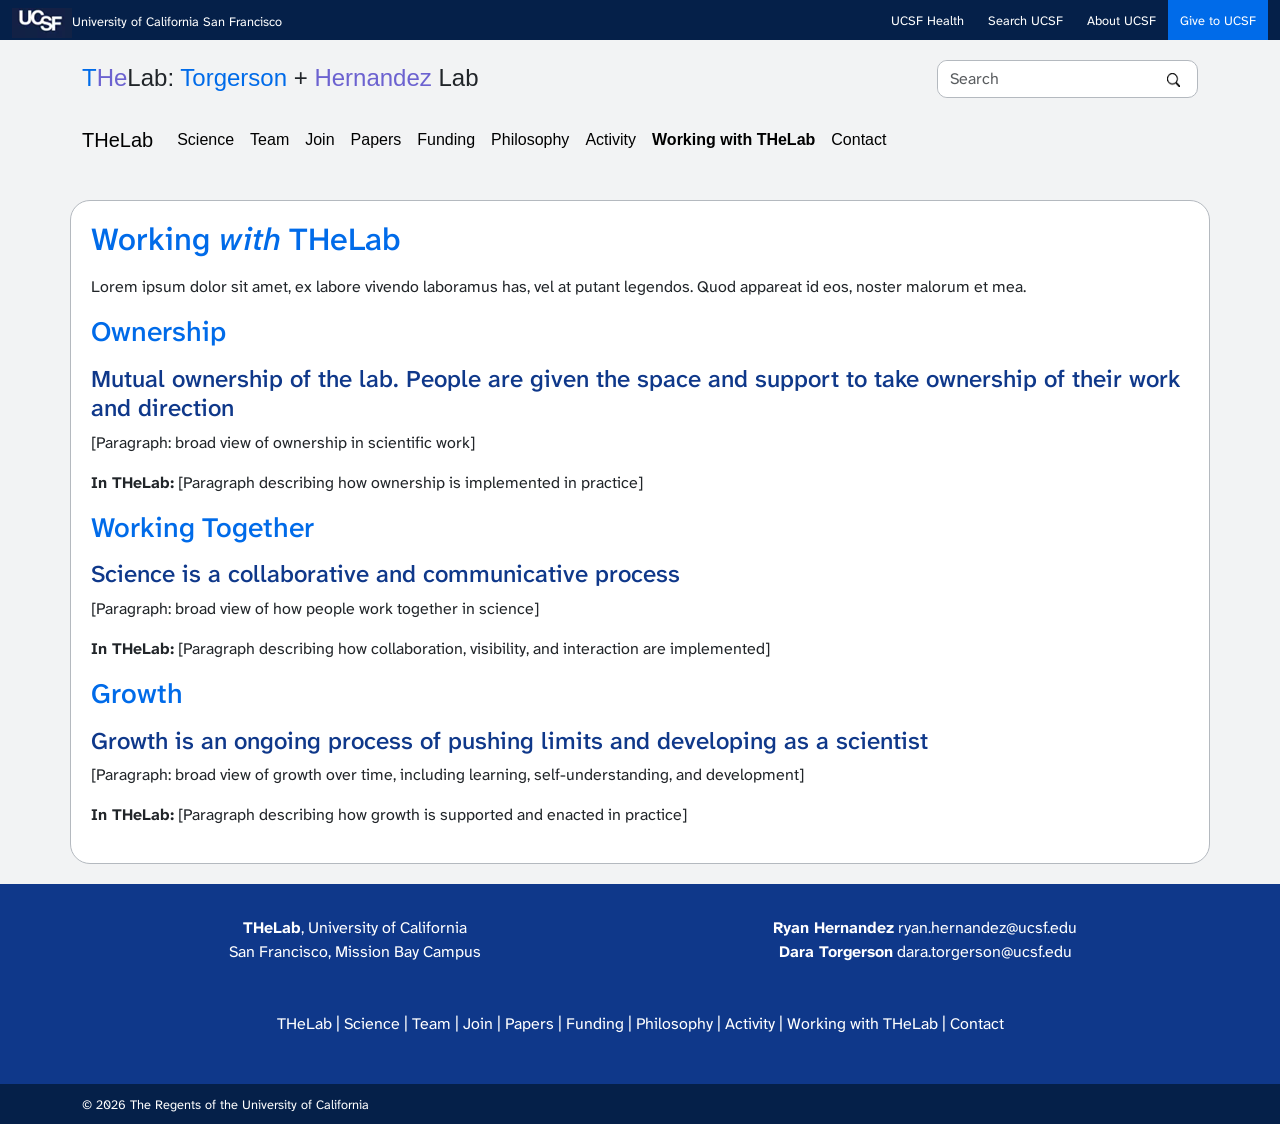
<file: working-with-thelab.html>
<!DOCTYPE html>
<html lang="en" class="h-100" data-bs-theme="auto"> 
    <head>
        <meta charset="utf-8">
        <meta name="viewport" content="width=device-width, initial-scale=1">
        <meta name="description" content="">
        <meta name="author" content="Mark Otto, Jacob Thornton, and Bootstrap contributors">
        <meta name="generator" content="Astro v5.13.2">
        <title>Mockup Page</title>  
        <link href="https://cdn.jsdelivr.net/npm/bootstrap@5.3.8/dist/css/bootstrap.min.css" rel="stylesheet" integrity="sha384-sRIl4kxILFvY47J16cr9ZwB07vP4J8+LH7qKQnuqkuIAvNWLzeN8tE5YBujZqJLB" crossorigin="anonymous">
        <link rel="stylesheet" type="text/css" href="styles.css">
        <link rel="preconnect" href="https://fonts.googleapis.com">
        <link rel="preconnect" href="https://fonts.gstatic.com" crossorigin>
        <link href="https://fonts.googleapis.com/css2?family=Atkinson+Hyperlegible+Next:ital,wght@0,200..800;1,200..800&display=swap" rel="stylesheet">
    </head>

    <body class="d-flex flex-column h-100">
    <main class="flex-shrink-0"> 

        <div class="ucsf-banner-nav bg-dark-blue font-white"><!-- UCSF main banner -->
            <div class="container top-header-container">
                <ul class="menu row">
                    <li class="first col-8"><a href="https://www.ucsf.edu/"><img src="images/logo.png">University of California San Francisco</a></li>
                    <li class="col"><a href="https://www.ucsfhealth.org/">UCSF Health</a></li>
                    <li class="col"><a href="https://www.ucsf.edu/search">Search UCSF</a></li>
                    <li class="col"><a href="https://www.ucsf.edu/about">About UCSF</a></li>                   
                    <li class="header-give col"><a href="https://giving.ucsf.edu/">Give to UCSF</a></li>
                </ul>
            </div>
        </div>

        <div class="container">
            <div class="row">
                <div class="col">
                    <p class="brand"><span class="brightblue">T</span><span class="purple">He</span>Lab: <span class="brightblue">Torgerson</span> + <span class="purple">Hernandez</span> Lab</p>
                </div>
            <div class="col-3">
                    <form class="d-flex" role="search">
                        <input class="form-control me-2" type="search" placeholder="Search" aria-label="Search"/>
                        <button class="btn btn-outline-searchbar" type="submit"><img src="images/searchglass.png" class="img-fluid"></button>
                    </form>
        </div>
        </div>
        </div>

        <nav class="navbar navbar-expand-lg">
            <div class="container">
                <a class="navbar-brand" href="index.html">THeLab</a>
                <button class="navbar-toggler" type="button" data-bs-toggle="collapse" data-bs-target="#navbarSupportedContent" aria-controls="navbarSupportedContent" aria-expanded="false" aria-label="Toggle navigation">
                    <span class="navbar-toggler-icon"></span>
                </button>
                <div class="collapse navbar-collapse" id="navbarSupportedContent">
                    <ul class="navbar-nav me-auto mb-2 mb-lg-0">
                        <li class="nav-item">
                            <a class="nav-link" href="science.html">Science</a>
                        </li>
                        <li class="nav-item">
                            <a class="nav-link" href="team.html">Team</a>
                        </li>
                        <li class="nav-item">
                            <a class="nav-link" href="join-thelab.html">Join</a>
                        </li>
                        <li class="nav-item">
                            <a class="nav-link" href="papers.html">Papers</a>
                        </li>
                        <li class="nav-item">
                            <a class="nav-link" href="funding.html">Funding</a>
                        </li>
                        <li class="nav-item">
                            <a class="nav-link" href="philosophy.html">Philosophy</a>
                        </li>
                        <li class="nav-item">
                            <a class="nav-link" href="activity.html">Activity</a>
                        </li>
                        <li class="nav-item">
                            <a class="nav-link active" href="working-with-thelab.html" aria-current="page">Working with THeLab</a>
                        </li>
                        <li class="nav-item">
                            <a class="nav-link" href="contact.html">Contact</a>
                        </li>
                    </ul>
                </div>
            </div>
        </nav>
        
        <div class="container-fluid maincontent">
            <div class="container">
            <h1>Working <em>with</em> THeLab</h1>
            <p>Lorem ipsum dolor sit amet, ex labore vivendo laboramus has, vel at putant legendos. Quod appareat id eos, noster malorum et mea.</p>
            <h2>Ownership</h2>
            <h3>Mutual ownership of the lab. People are given the space and support to take ownership of their work and direction</h3>
            <p>[Paragraph: broad view of ownership in scientific work]</p>
            <p><strong>In THeLab:</strong> [Paragraph describing how ownership is implemented in practice]</p>
            <h2>Working Together</h2>
            <h3>Science is a collaborative and communicative process</h3>
            <p>[Paragraph: broad view of how people work together in science]</p>
            <p><strong>In THeLab:</strong> [Paragraph describing how collaboration, visibility, and interaction are implemented]</p>
            <h2>Growth</h2>
            <h3>Growth is an ongoing process of pushing limits and developing as a scientist</h3>
            <p>[Paragraph: broad view of growth over time, including learning, self-understanding, and development]</p>
            <p><strong>In THeLab:</strong> [Paragraph describing how growth is supported and enacted in practice]</p>
        </div><!-- end container -->

    </main>

    <footer class="footer mt-auto bg-med-blue">
        <div class="container font-white navfooter">
            <div class="row">
                <div class="col footerinfo">
                    <p><strong>THeLab</strong>, University of California<br>San Francisco, Mission Bay Campus</p>
                </div>
                <div class="col footerinfo"><p><strong>Ryan Hernandez</strong> ryan.hernandez@ucsf.edu<br><strong>Dara Torgerson</strong> dara.torgerson@ucsf.edu</p>
                </div>
            </div>
            <p class="footernav"><a href="index.html">THeLab</a> | <a href="science.html">Science</a> | <a href="team.html">Team</a> | <a href="join-thelab.html">Join</a> | <a href="papers.html">Papers</a> | <a href="funding.html">Funding</a> | <a href="philosophy.html">Philosophy</a> | <a href="activity.html">Activity</a> | <a href="working-with-thelab.html">Working with THeLab</a> | <a href="contact.html">Contact</a></p></div>
            <div class="container-fluid bg-dark-blue copyfoot"> 
                <div class="container">
                    <span class="font-white copy">&copy; 2026 The Regents of the University of California</span>
                </div>
            </div> 
        </div>
    </footer> 


        <script src="https://cdn.jsdelivr.net/npm/bootstrap@5.3.8/dist/js/bootstrap.bundle.min.js" integrity="sha384-FKyoEForCGlyvwx9Hj09JcYn3nv7wiPVlz7YYwJrWVcXK/BmnVDxM+D2scQbITxI" crossorigin="anonymous"></script> 
    </body>

</html>
</file>
<file: styles.css>
/* universal */
body {font-family: Atkinson Hyperlegible Next, Arial Regular, sans-serif; background-color: #f2f3f4;}
.brand {font-family: Helvetica Neue Light, Arial Regular, sans-serif; font-size: 1.5rem;}
.purple {color: #6c62d0;}
.brightblue {color: #006be9;}
.bg-dark-blue {background-color: #052049;}
.bg-med-blue {background-color: #0f388a;}
.font-white {color: #ffffff;}
.header-give {background-color: #006be9; text-align: center;}
.header-give:hover {background-color: #0f388a;}
.menu a {text-decoration: none; color: #fff; font-size: 0.8rem;}
h1 {font-size: 2rem; color: #006be9; padding-bottom: 0.5rem;}
h2 {font-size: 1.75rem; color: #006be9; padding-bottom: 0.5rem;}
h3 {font-size: 1.5rem; color: #0f388a;}
h4 {font-size: 1.25rem;color: #0f388a;}

/* top banner and nav */
.ucsf-banner-nav {height: 40px; overflow: hidden; margin-bottom: 20px;}
.top-header-container {margin: 0, auto; padding: 0, 15px; max-width: 1320px;}
.ucsf-banner-nav .top-header-container ul.menu {padding: 0; margin: 0; list-style-type: none;}
.menu {display: grid; grid-template-columns: 1fr repeat(4, auto);}
.menu li {padding-top: 0.5rem; height: 40px;}
.menu li.first {padding-left: 0;}
.navbar-collapse {float: right;}
.navbar {font-family: Helvetica Neue Light, Arial Regular, sans-serif; font-weight: 500;}
.nav-link {color: #000;}
.nav-item .active {font-weight: bold;}
.btn-outline-searchbar {color: 000; background-color: #fff;}
form {border-width: 1px; background-color: #fff; border-color: #b4b9bf; border-style: solid; border-radius: 10px;}
.form-control {border: 0; border-radius: 10px;}
.btn-outline-searchbar {padding: 0; margin-right: 1rem;}
.maincontent {margin-bottom: 0;}
.maincontent .container {background-color: #fff; border-radius: 20px; border: 1px solid #b4b9bf; padding: 20px;}
.imgmargin {margin-bottom: 30px;}
.homepagecontent {padding-bottom: 20px;}

/* homepage */
.hero {background-image: url("images/headeroption3.png"); height: 497px; margin-bottom: 2rem;}
.big {font-size: 36pt; position: relative; top: 350px; left: 900px;}
.homepg-intro {text-align: center; color: #fff; background-color: #14828c; margin: 0; padding: 0;}
.what-we-do {padding: 0; margin: 0;}
.what-we-do .col-4 {padding: 0;}
.what-we-do .col-4 .inner {margin: 0;} /* 10px */
.what-we-do .col-4 .inner-content {margin: 10px 20px 0 20px;}


/* filter colors */
.red {color: #e61048;}
.orange {color: #a54813;}
.yellow {color: #996d01;}
.green {color: #007242;}
.redbg {background-color: #e61048;}
.orangebg {background-color: #a54813;}
.yellowbg {background-color: #996d01;}
.greenbg {background-color: #007242;}
.brightbluebg {background-color: #006be9;}
.purplebg {background-color: #443e8c;}
.allbg {background-color: #052049;}
.bigicons {font-size: 2rem;}

/* footer */
.copyfoot {margin-bottom: 0; padding: 0.5rem;}
footer {padding-top: 2rem;}
.navfooter {padding-bottom: 2rem;}
.footernav {text-align: center; margin-top: 2rem;}
.footernav a {color: #fff; text-decoration: none;}
.footernav a:hover {text-decoration: underline;}
.footerinfo {text-align: center;}
.copy {font-size: 0.8rem;}

/* sidebars */
.colorbar {position: sticky; top: 0;}
.sidebar {position: sticky;  top: 0; font-weight: bold;}
.sidebar ul {display: grid; list-style: none; margin: 0; padding: 0;}
.sidebar ul a {box-shadow: -2px 0 0 #c3c7cb; color: inherit; display: inline-block; margin-left: 2px; padding: .25em .5em; text-decoration: none;}
[aria-current=true]:is(.sidebar a) {background-color: #ecf4fe; box-shadow: -2px 0 0 #0a5dbd;}
.maincontent {padding-bottom: 20px; margin-bottom: 0; margin-top: 2rem;}

.paper-title {color: #006be9; font-size: 1.25rem;}
.visually-hidden {
    position: absolute;
    top: auto;
    overflow: hidden;
    clip: rect(1px 1px 1px 1px); /* IE 6/7 */
    clip: rect(1px, 1px, 1px, 1px);
    width: 1px;
    height: 1px;
    white-space: nowrap;
}
</file>
<file: filter.css>
#myBtnContainer {width: 1200px; margin: 0 auto;}

.container {
  overflow: hidden;
  width: 1200px;
  margin: 0 auto;
}

.filterDiv {
  color: #000;
  margin: 20px;
  display: none; /* Hidden by default */
}

/* The "show" class is added to the filtered elements */
.show {
  display: block;
}

/* Style the buttons */
.btn {
  border: none;
  outline: none;
  padding: 12px 16px;
  cursor: pointer;
  border-radius: 5px;
}

/* Add a light grey background on mouse-over */
.btn:hover {
  background-color: #0f388a;
}
</file>
